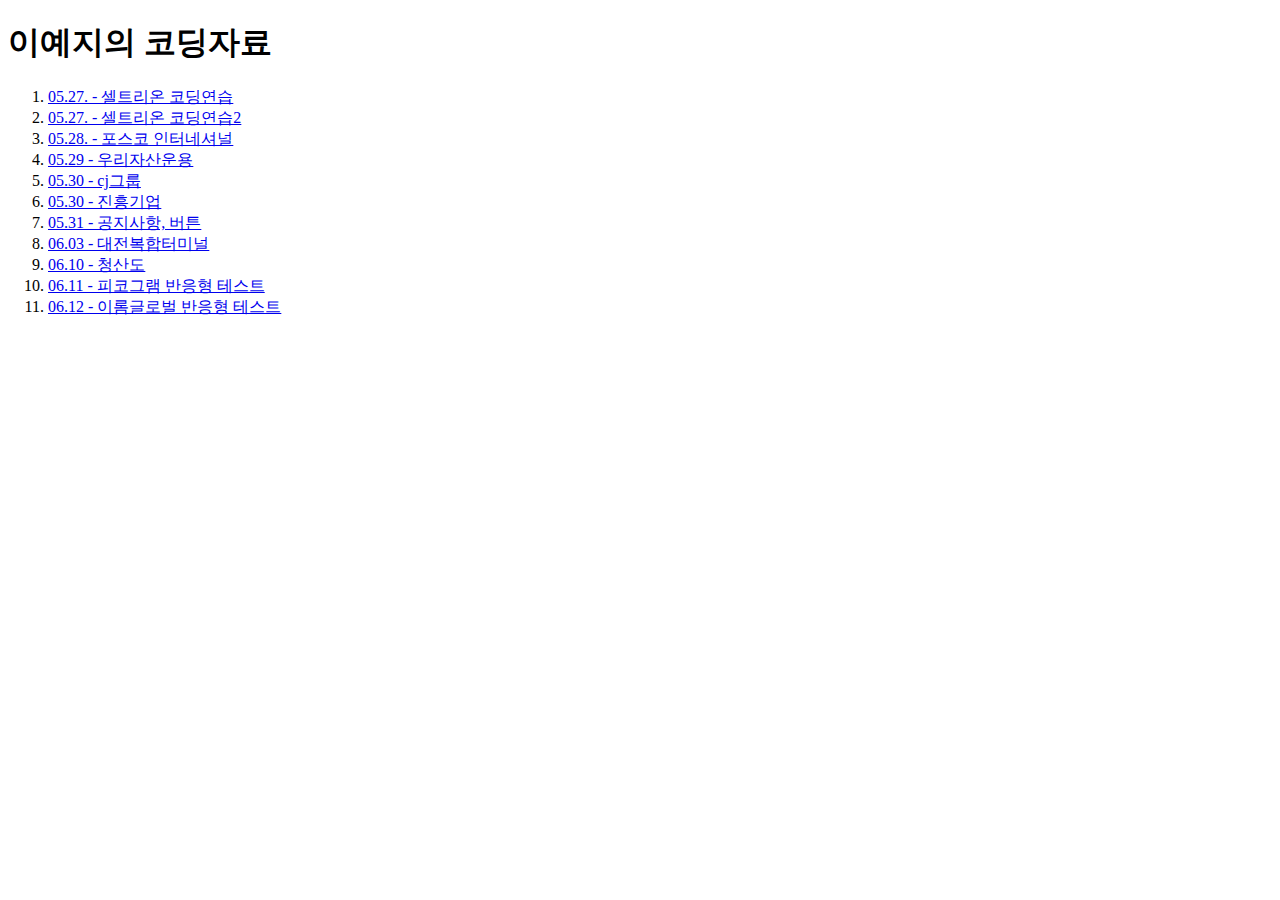
<file: index.html>
<!DOCTYPE html>
<html lang="ko">
<head>
	<meta charset="UTF-8"> 
    <meta content="width=device-width, initial-scale=1.0">
	<title>이예지의 코딩자료</title>
</head>
<body>
    <h1>이예지의 코딩자료</h1>
    <ol>
        <li><a href="test_0527/cell.html">05.27. - 셀트리온 코딩연습</a></li>
        <li><a href="test_0527_2/index.html">05.27. - 셀트리온 코딩연습2</a></li>
        <li><a href="test_0528/index.html">05.28. - 포스코 인터네셔널</a></li>
        <li><a href="test_0529/index.html">05.29 - 우리자산운용</a></li>
        <li><a href="test_0530/index.html">05.30 - cj그룹</a></li>
        <li><a href="chinghung/index.html">05.30 - 진흥기업</a></li>
        <li><a href="test_0531/index.html">05.31 - 공지사항, 버튼</a></li>        
        <li><a href="djbus/index.html">06.03 - 대전복합터미널</a></li>
        <li><a href="cheongsando/index.html">06.10 - 청산도</a></li>
        <li><a href="test_0611/index.html">06.11 - 피코그램 반응형 테스트</a></li>
        <li><a href="test_0612/index.html">06.12 - 이롬글로벌 반응형 테스트</a></li>

    </ol>
</body>
</html>
</file>
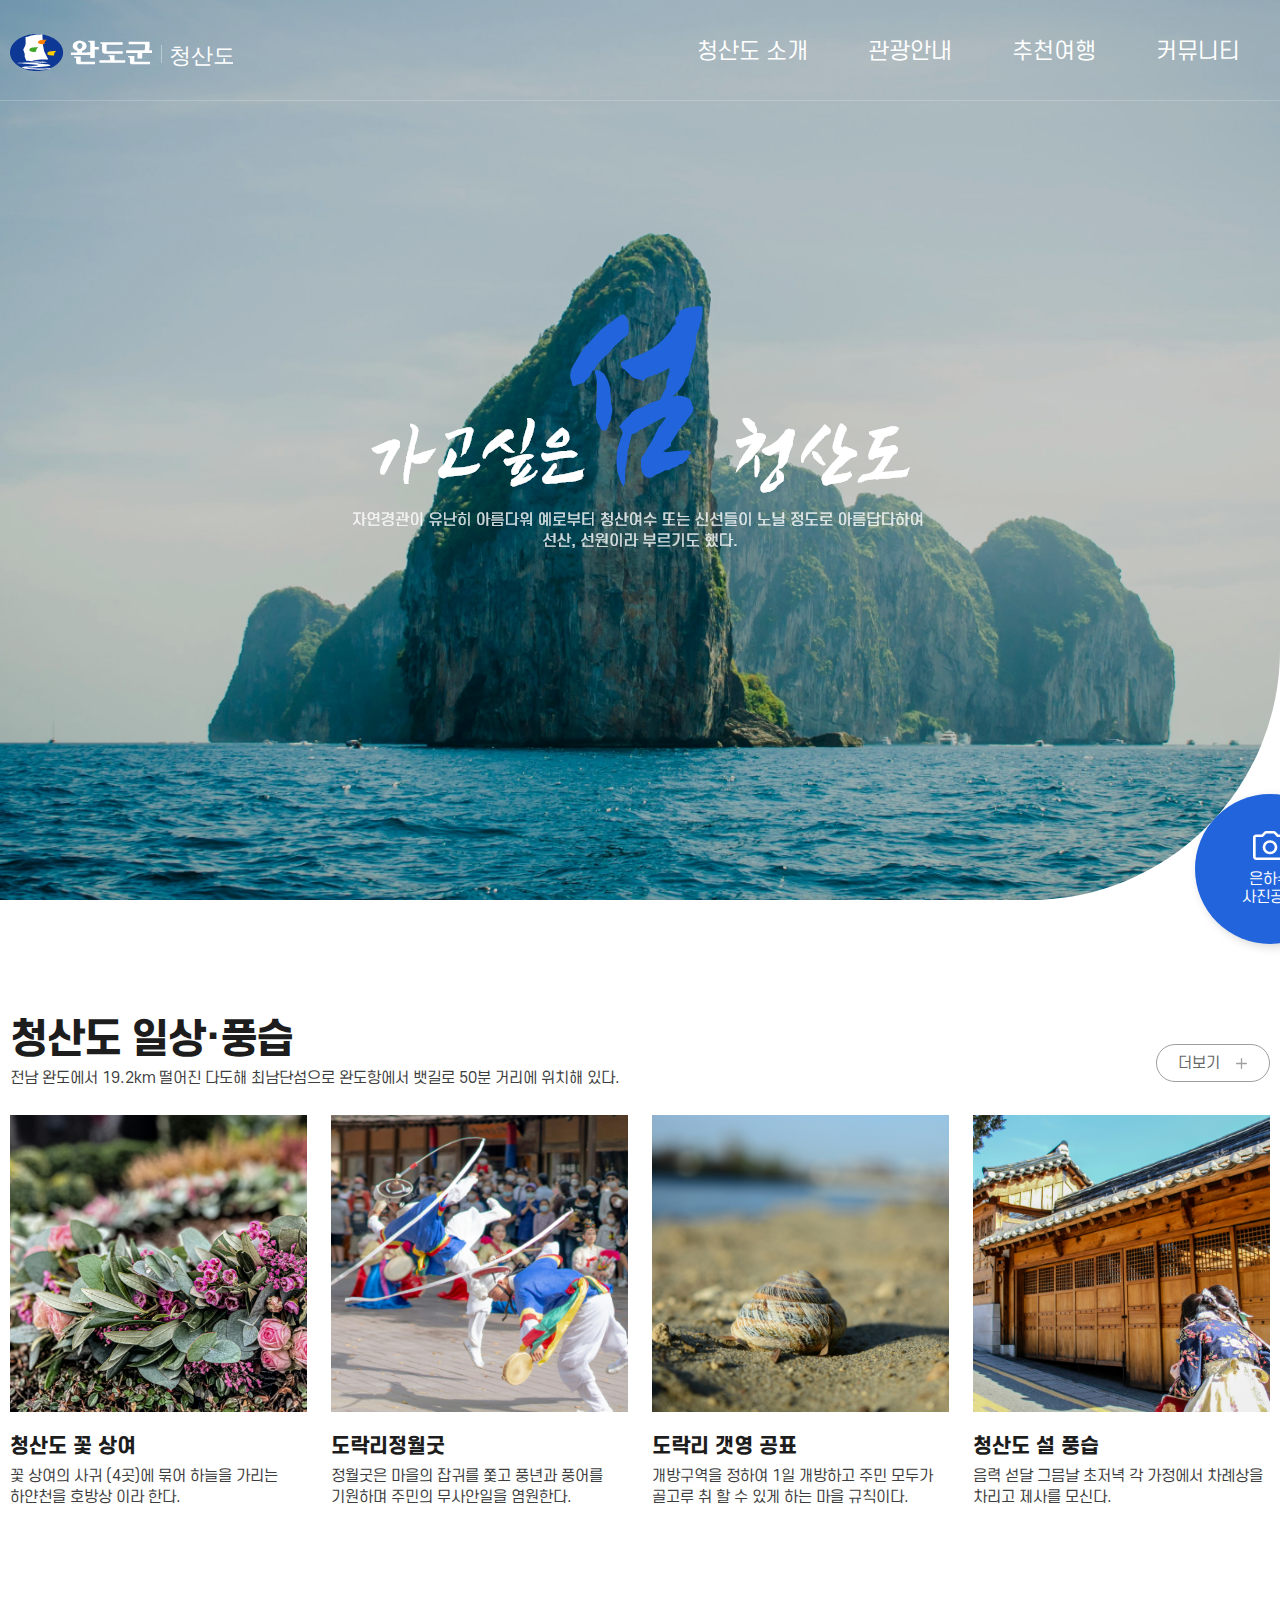
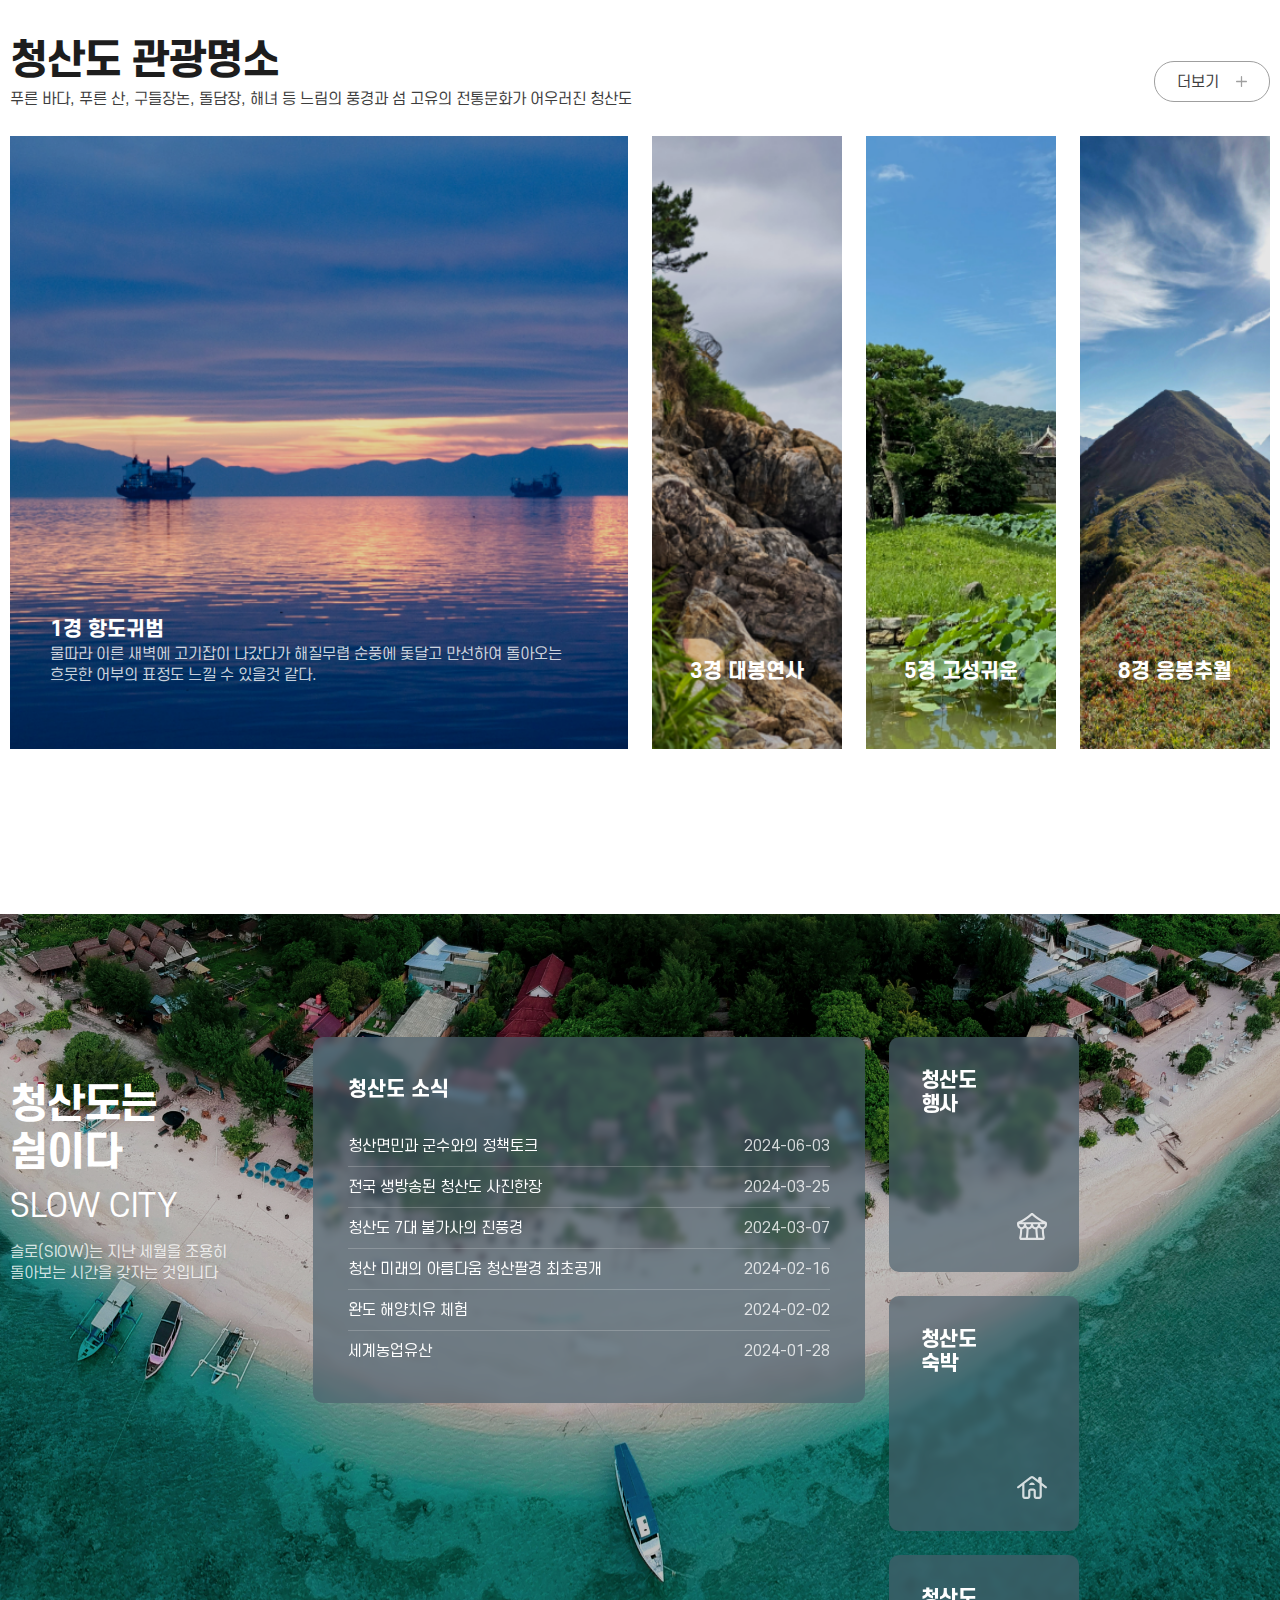
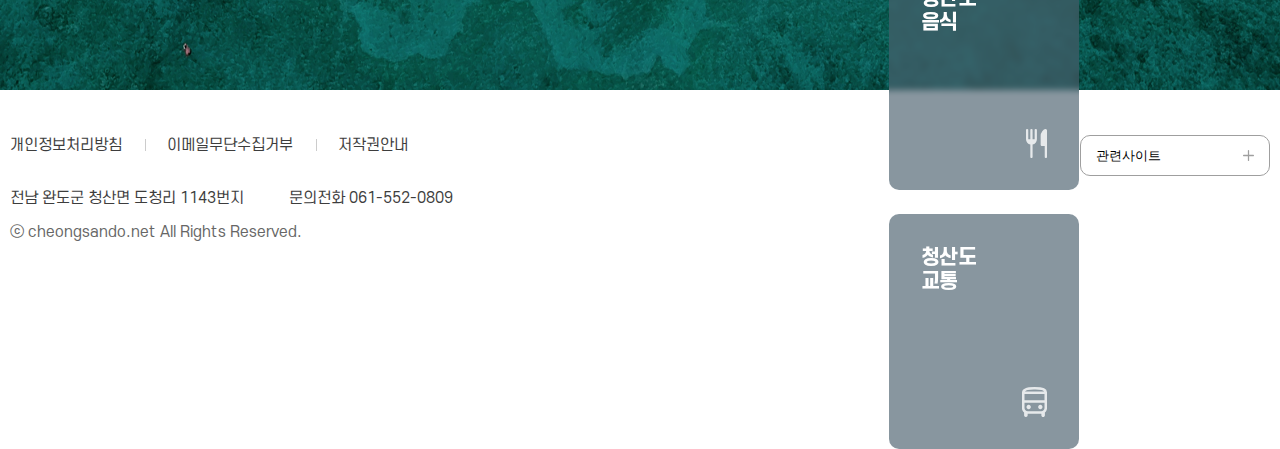
<file: cheongsando/index.html>
<!DOCTYPE html>
<html lang="ko">
<head>
    <meta charset="UTF-8">
    <meta name="viewport" content="width=device-width, initial-scale=1.0">
    <link rel="stylesheet" href="css/main.css">
    <title>청산도</title>
</head>
<body>
    <div id="wrap">
        <header>
            <div class="wrapper">
                <h1 class="logo"><a href="index.html"><img src="images/logo.svg" alt="완도군 청산도"></a></h1>
                <nav class="gnb">
                    <ul>
                        <li><a href="#n">청산도 소개</a></li>
                        <li><a href="#n">관광안내</a></li>
                        <li><a href="#n">추천여행</a></li>
                        <li><a href="#n">커뮤니티</a></li>
                    </ul>
                </nav>
            </div><!--wrapper-->
        </header>
        <div class="container">
            <section class="visual">
                <div class="wrapper">
                    <h2><img src="images/visual_txt.png" alt="가고싶은 섬 청산도 - 자연경관이 유난히 아름다워 예로부터 청산여수 또는 신선들이 노닐 정도로 아름답다하여 선산, 선원이라 부르기도 했다."></h2>
                    <div class="camera">
                        <a href="#n">
                            <i><img src="images/camera_ico.svg" alt="카메라 아이콘"></i>
                            <span>은하수<br>사진공방</span>
                        </a>
                    </div>
                </div><!--wrapper-->
            </section><!--visual-->
            <section class="culture">
                <div class="wrapper">
                    <div class="tit">
                        <h2>청산도 일상&middot;풍습</h2>
                        <p>전남 완도에서 19.2km 떨어진 다도해 최남단섬으로 완도항에서 뱃길로 50분 거리에 위치해 있다.</p>
                    </div><!--tit-->
                    <div class="list">
                        <ul>
                            <li>
                                <a href="#n">
                                    <div class="photo"><img src="images/culture1.png" alt="꽃상여의 꽃 사진"></div>
                                    <h3>청산도 꽃 상여</h3>
                                    <p>꽃 상여의 사귀 (4곳)에 묶어 하늘을 가리는 하얀천을 호방상 이라 한다.</p>
                                </a>
                            </li>
                            <li>
                                <a href="#n">
                                    <div class="photo"><img src="images/culture2.png" alt="정월굿 행사 사진"></div>
                                    <h3>도락리정월굿</h3>
                                    <p>정월굿은 마을의 잡귀를 쫓고 풍년과 풍어를 기원하며 주민의 무사안일을 염원한다.</p>
                                </a>
                            </li>
                            <li>
                                <a href="#n">
                                    <div class="photo"><img src="images/culture3.png" alt="갯벌에 소라가 있는 사진"></div>
                                    <h3>도락리 갯영 공표</h3>
                                    <p>개방구역을 정하여 1일 개방하고 주민 모두가  골고루 취 할 수 있게 하는 마을 규칙이다.</p>
                                </a>
                            </li>
                            <li>
                                <a href="#n">
                                    <div class="photo"><img src="images/culture4.png" alt="기와집에 많은 골목에 한복을 입고 지나가는 사람 사진"></div>
                                    <h3>청산도 설 풍습</h3>
                                    <p>음력 섣달 그믐날 초저녁 각 가정에서 차례상을 차리고 제사를 모신다.</p>
                                </a>
                            </li>
                        </ul>
                    </div><!--list-->
                    <!-- 마우스를 오버했을때 아이콘이미지를 교체 (색상변경) 
                         html태그로 코딩한 이미지는 변경 불가 
                         css로 이미지 삽입(background).. -->
                    <div class="more">
                        <a href="#n">더보기</a>
                    </div><!--more-->
                </div><!--wrapper-->
            </section><!--culture-->
            <section class="tour">
                <div class="wrapper">
                    <div class="tit">
                        <h2>청산도 관광명소</h2>
                        <p>푸른 바다, 푸른 산, 구들장논, 돌담장, 해녀 등 느림의 풍경과 섬 고유의 전통문화가 어우러진 청산도</p>
                    </div><!--tit-->
                    <div class="list">
                        <ul>
                            <li class="tour1 active">
                                <a href="#n">
                                    <h3>1경 항도귀범</h3>
                                    <p>물따라 이른 새벽에 고기잡이 나갔다가 해질무렵 순풍에 돛달고 만선하여 돌아오는 흐뭇한 어부의 표정도 느낄 수 있을것 같다.</p>
                                </a>
                            </li>
                            <li class="tour2 ">
                                <a href="#n">
                                    <h3>3경 대봉연사</h3>
                                    <p>이른새벽 백련사의 청아한 목탁소리가 대봉산 자락을 휘감고 여명과 함께 동서남북 사방으로 멀리 퍼진다.</p>
                                </a>
                            </li>
                            <li class="tour3 ">
                                <a href="#n">
                                    <h3>5경 고성귀운</h3>
                                    <p>읍리 뒤 해발 310m의 그리 높지 않은 산이지만 섬 중앙에 위치하여 동서남북이 고루 잘 보인다. 과거 군사적 요충지로 옛성터가 있으며 그 둘레는 100m 이다.</p>
                                </a>
                            </li>
                            <li class="tour4">
                                <a href="#n">
                                    <h3>8경 응봉추월</h3>
                                    <p>남동쪽 해안가 가까이 위치하여 정상에 오르면 확트인 남해바다의 풍광이 한눈에 펼쳐지며 보적산,범바위,장기미해변을 조망 할 수 있다.</p>
                                </a>
                            </li>
                        </ul>
                    </div><!--list-->
                    <div class="more">
                        <a href="#n">더보기</a>
                    </div><!--more-->
                </div><!--wrapper-->
            </section><!--tour-->
            <section class="community">
                <div class="wrapper">
                    <div class="tit">
                        <h2>청산도는<br>쉼이다</h2>
                        <strong>SLOW CITY</strong>
                        <p>슬로(SIOW)는 지난 세월을 조용히<br> 돌아보는 시간을 갖자는 것입니다</p>
                    </div><!--tit-->
                    <div class="news">
                        <h3>청산도 소식</h3>
                        <ul>
                            <li>
                                <a href="#n">
                                    <strong>청산면민과 군수와의 정책토크</strong>
                                    <span>2024-06-03</span>
                                </a>
                            </li>
                            <li>
                                <a href="#n">
                                    <strong>전국 생방송된 청산도 사진한장</strong>
                                    <span>2024-03-25</span>
                                </a>
                            </li>
                            <li>
                                <a href="#n">
                                    <strong>청산도 7대 불가사의 진풍경</strong>
                                    <span>2024-03-07</span>
                                </a>
                            </li>
                            <li>
                                <a href="#n">
                                    <strong>청산 미래의 아름다움 청산팔경 최초공개</strong>
                                    <span>2024-02-16</span>
                                </a>
                            </li>
                            <li>
                                <a href="#n">
                                    <strong>완도 해양치유 체험</strong>
                                    <span>2024-02-02</span>
                                </a>
                            </li>
                            <li>
                                <a href="#n">
                                    <strong>세계농업유산</strong>
                                    <span>2024-01-28</span>
                                </a>
                            </li>
                        </ul>
                    </div><!--news-->
                    <div class="link">
                        <ul>
                            <li class="link1"><a href="#n">청산도<br>행사</a></li>
                            <li class="link2"><a href="#n">청산도<br>숙박</a></li>
                            <li class="link3"><a href="#n">청산도<br>음식</a></li>
                            <li class="link4"><a href="#n">청산도<br>교통</a></li>
                        </ul>
                    </div><!--link-->
                </div><!--wrapper-->
            </section><!--community-->
        </div><!--container-->
        <footer>
            <div class="wrapper">
                <div class="inner">
                    <div class="f_nav">
                        <ul>
                            <li><a href="#n">개인정보처리방침</a></li>
                            <li><a href="#n">이메일무단수집거부</a></li>
                            <li><a href="#n">저작권안내</a></li>
                        </ul>
                    </div><!--f_nav-->
                    <div class="f_info">
                        <address>전남 완도군 청산면 도청리 1143번지</address>
                        <span>문의전화 061-552-0809</span>
                    </div><!--f_info-->
                    <div class="copyright">ⓒ cheongsando.net All Rights Reserved.</div>
                </div><!--inner-->
                <div class="familysite">
                    <button>관련사이트</button>
                </div><!--familysite-->
            </div><!--wrapper-->
        </footer>
    </div>
</body>
</html>
</file>
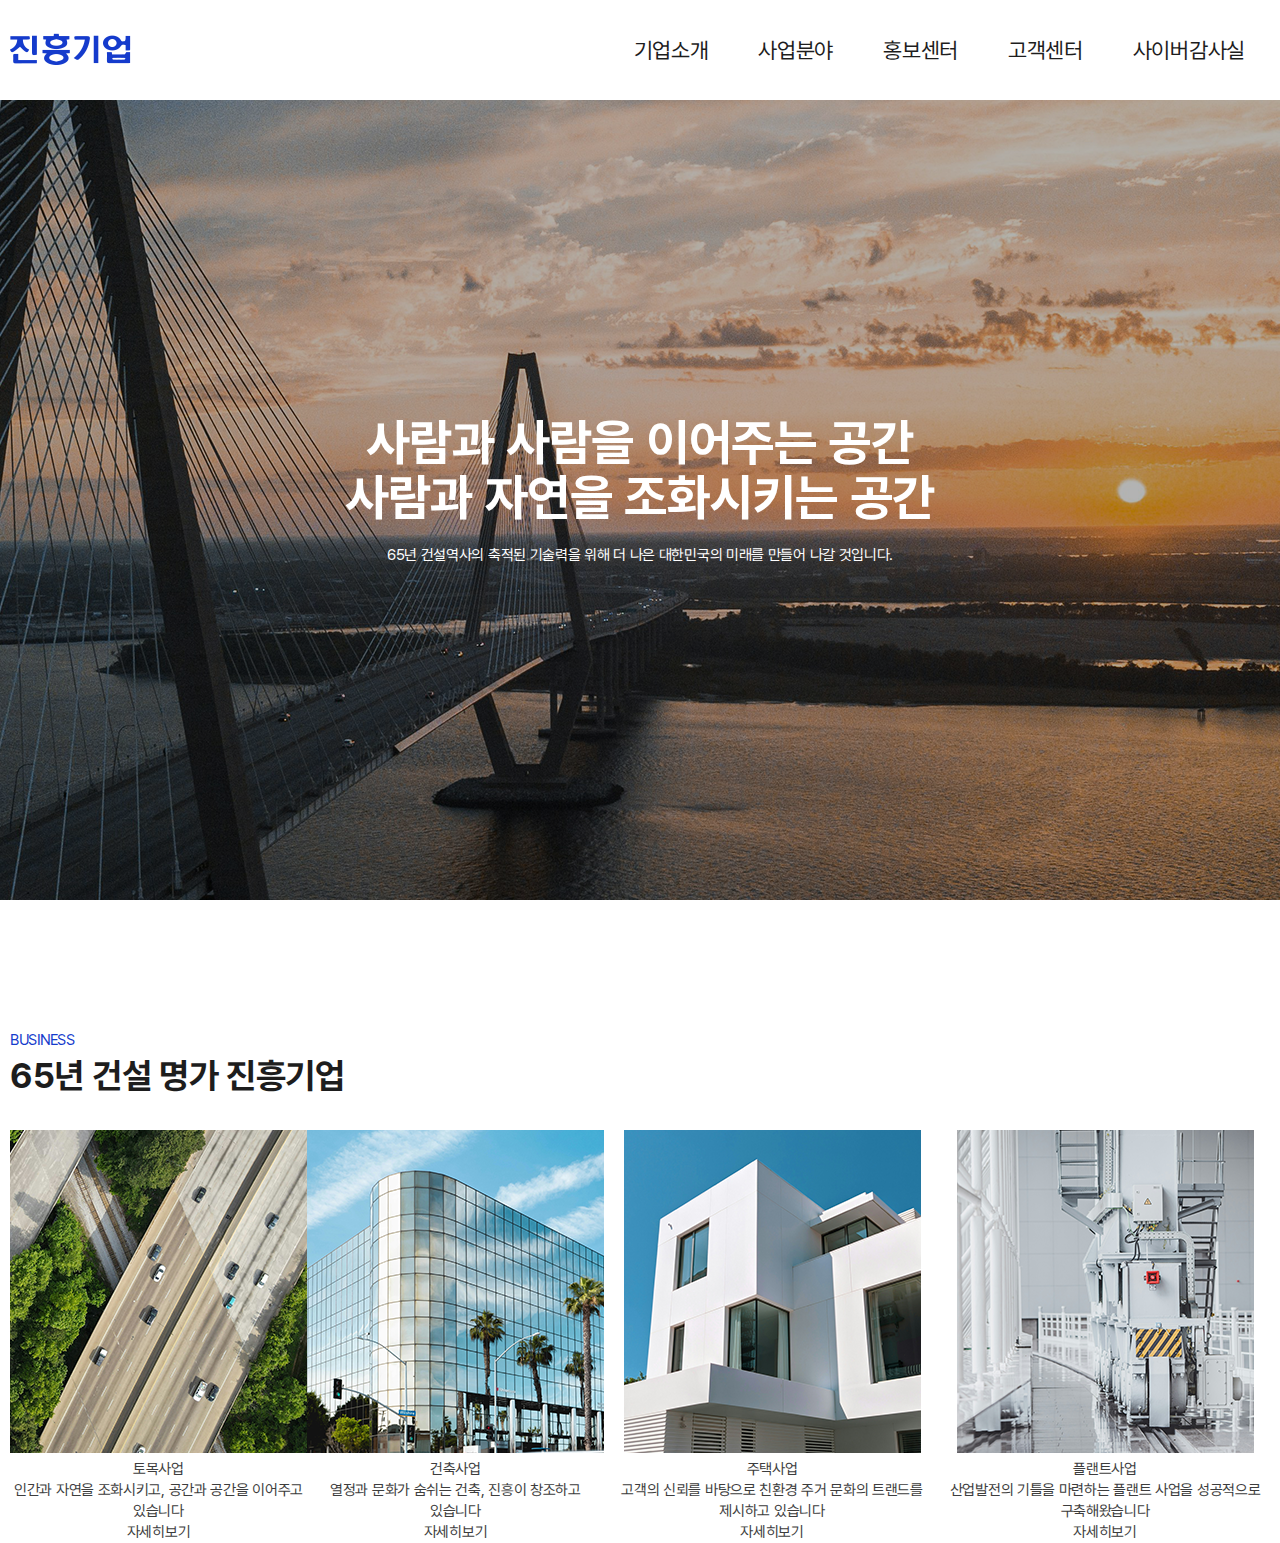
<file: chinghung/index.html>
<!DOCTYPE html>
<html lang="ko">
<head>
    <meta charset="UTF-8">
    <meta name="viewport" content="width=device-width, initial-scale=1.0">
    <link rel="stylesheet" href="css/main.css">
    <title>진흥기업</title>
</head>
<body>
    <header><!--로고와 메뉴가 배치되는 영역 / 메인페이지와 콘텐츠페이지에서 동일하게 표시되는 영역-->
        <div class="wrapper">
            <h1 class="logo"><a href="index.html"><img src="imags/logo.png" alt="진흥기업 로고"></a></h1>
            <nav class="gnb"><!--global navigation bar : 메인/콘텐츠 모두에 표시되는 메뉴-->
                <ul>  <!--#n : 임시링크 - 링크주소가 없을 때 임시로 사용 / href="" : 누르면 새로고침-->
                    <li><a href="#n">기업소개</a></li>
                    <li><a href="#n">사업분야</a></li>
                    <li><a href="#n">홍보센터</a></li>
                    <li><a href="#n">고객센터</a></li>
                    <li><a href="#n">사이버감사실</a></li>
                </ul>
            </nav>
        </div><!--wrapper-->
    </header>  <!--section에는 h1사용 불가-->
    <section class="visual"><!--홈페이지 상단에 이미지, 슬로건을 쓰는 영역 : visual-->
        <div class="wrapper">
            <h2>사람과 사람을 이어주는 공간<br>
                사람과 자연을 조화시키는 공간</h2>
            <p>65년 건설역사의 축적된 기술력을 위해 더 나은 대한민국의 미래를 만들어 나갈 것입니다.</p>
        </div><!--wrapper-->
    </section><!--visual-->
    <section class="biz">
        <div class="wrapper">
            <div class="tit">
                <h2>BUSINESS</h2>
                <strong>65년 건설 명가 진흥기업</strong>
            </div><!--tit-->
            <div class="list">
                <ul>
                    <li>
                        <a href="#n"></a>
                        <div class="photo"><img src="imags/biz1.png" alt="토목사업 사진"></div>
                        <h3>토목사업</h3>
                        <p>인간과 자연을 조화시키고, 
                            공간과 공간을 이어주고 있습니다</p>
                        <span class="more">자세히보기</span>
                    </li>
                    <li>
                        <a href="#n"></a>
                        <div class="photo"><img src="imags/biz2.png" alt="건축사업 사진"></div>
                        <h3>건축사업</h3>
                        <p>열정과 문화가 숨쉬는 건축, 
                            진흥이 창조하고 있습니다</p>
                        <span class="more">자세히보기</span>
                    </li>
                    <li>
                        <a href="#n"></a>
                        <div class="photo"><img src="imags/biz3.png" alt="주택사업 사진"></div>
                        <h3>주택사업</h3>
                        <p>고객의 신뢰를 바탕으로 친환경 주거 
                            문화의 트랜드를 제시하고 있습니다</p>
                        <span class="more">자세히보기</span>
                    </li>
                    <li>
                        <a href="#n"></a>
                        <div class="photo"><img src="imags/biz4.png" alt="플랜트사업 사진"></div>
                        <h3>플랜트사업</h3>
                        <p>산업발전의 기틀을 마련하는 플랜트 
                            사업을 성공적으로 구축해왔습니다</p>
                        <span class="more">자세히보기</span>
                    </li>
                </ul>
            </div><!--list-->
        </div><!--wrapper-->
    </section><!--biz-->
    <section class="brand">
        <div class="wrapper">

        </div><!--wrapper-->
    </section><!--brand-->
    <footer>
        <div class="wrapper">

        </div><!--wrapper-->
    </footer>
</body>
</html>
</file>
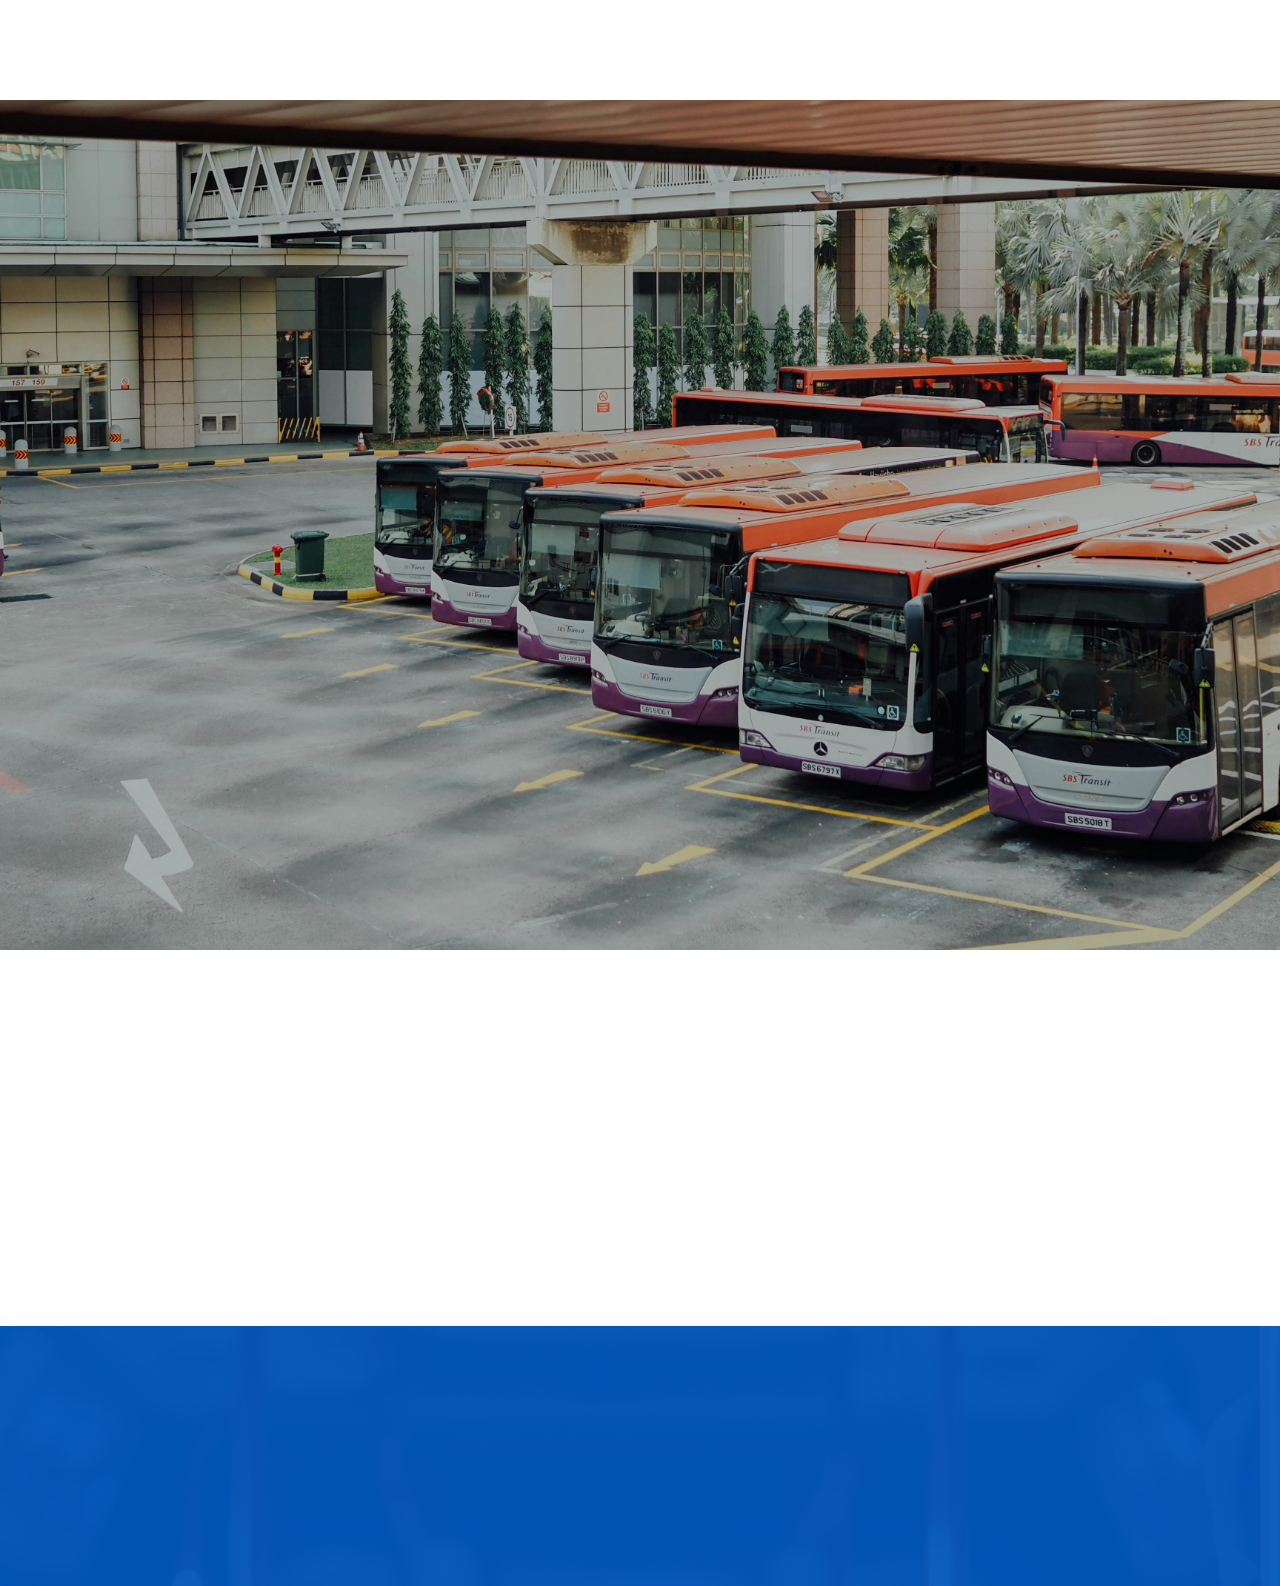
<file: djbus/index.html>
<!DOCTYPE html>
<html lang="ko">
<head>
    <meta charset="UTF-8">
    <meta name="viewport" content="width=device-width, initial-scale=1.0">
    <link rel="stylesheet" href="css/main.css">
    <title>대전복합터미널</title>
</head>
<body>
    <div id="wrap"> <!--홈페이지 전체를 감싸는 요소-->
        <header></header>
        <div class="container"> <!--header와 footer를 제외한 나머지 전부-->
            <section class="visual">

            </section><!--visual-->
            <section class="introduce">
                <div class="art">

                </div><!--art-->
                <div class="scholarship">

                </div><!--scholarship-->
            </section><!--introduce-->
            <div class="promotion"> <!--news와 movie는 배경이 연결되어 있어 div로 묶어줌 / section 사용불가-->
                <section class="news">

                </section><!--news-->
                <section class="movie">

                </section><!--movie-->
            </div><!--promotion-->
        </div><!--container-->
        <footer></footer>
    </div><!--wrap-->
</body>
</html>
</file>
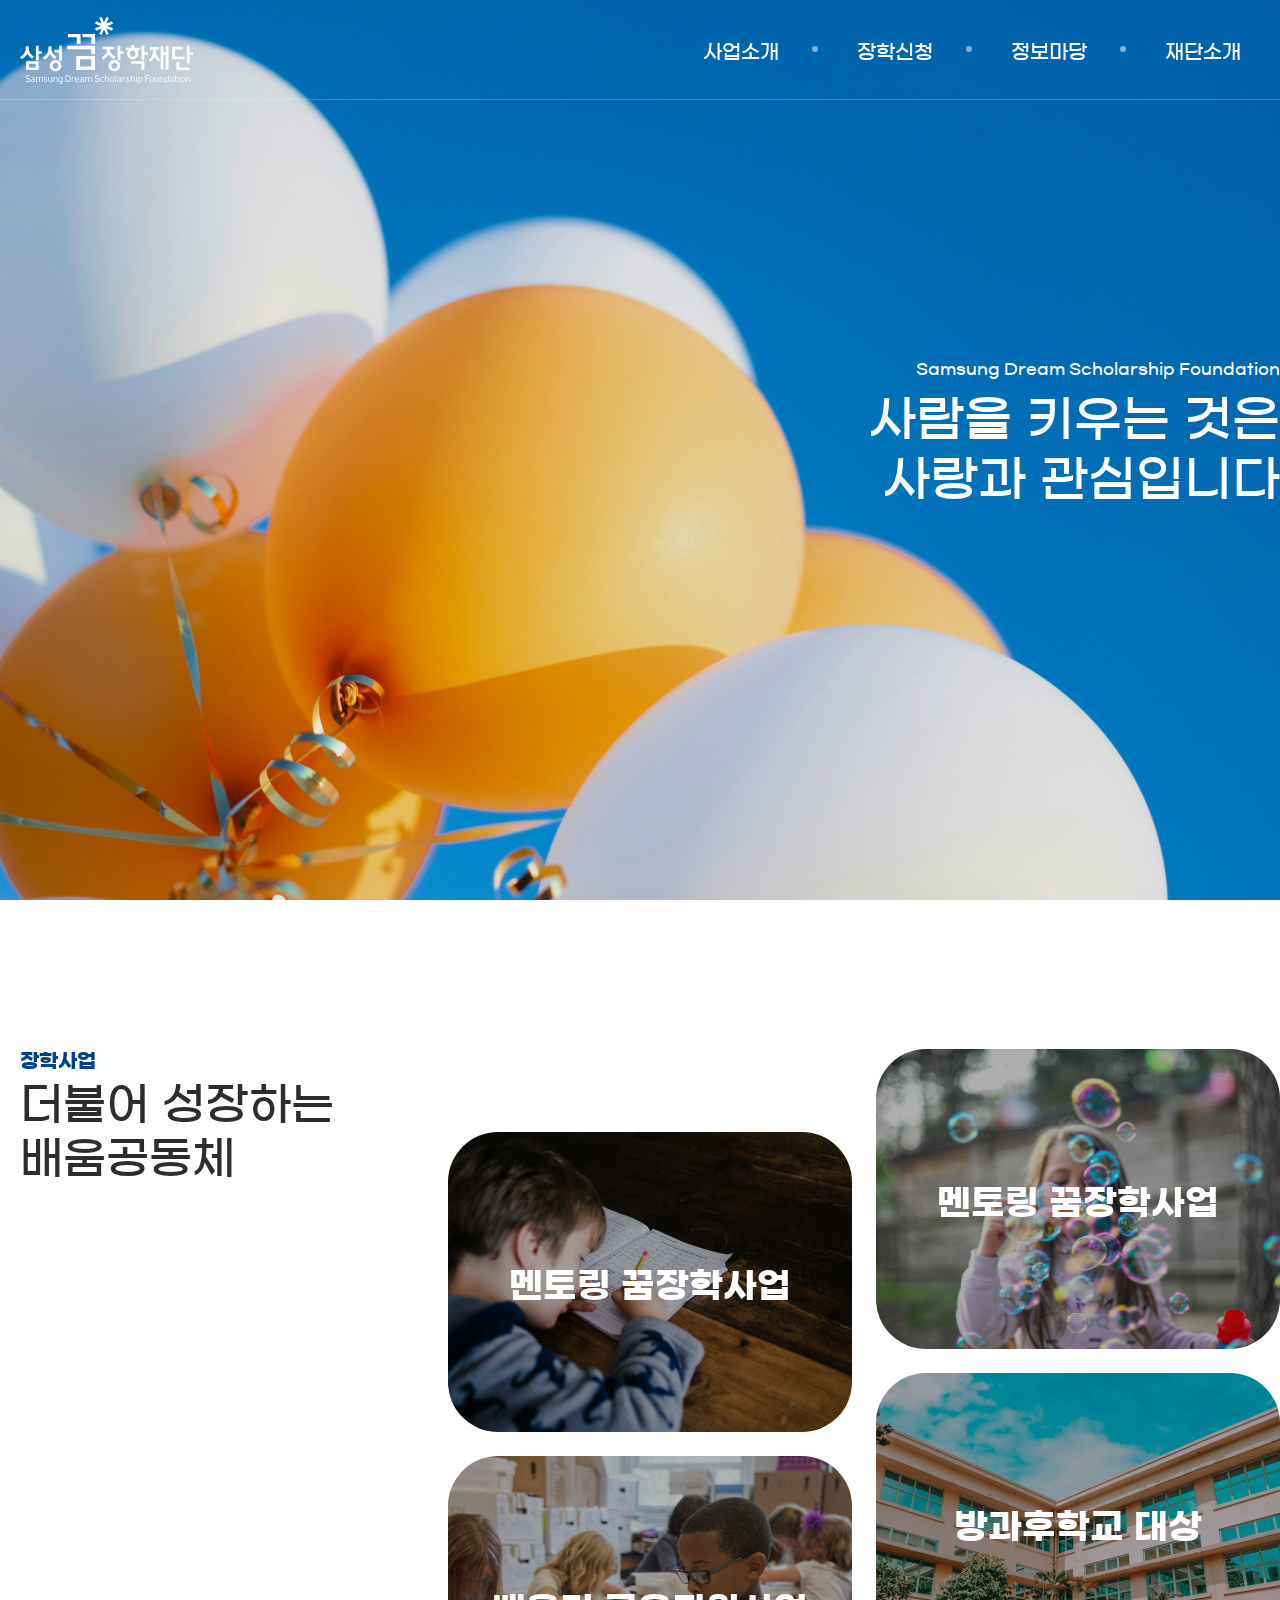
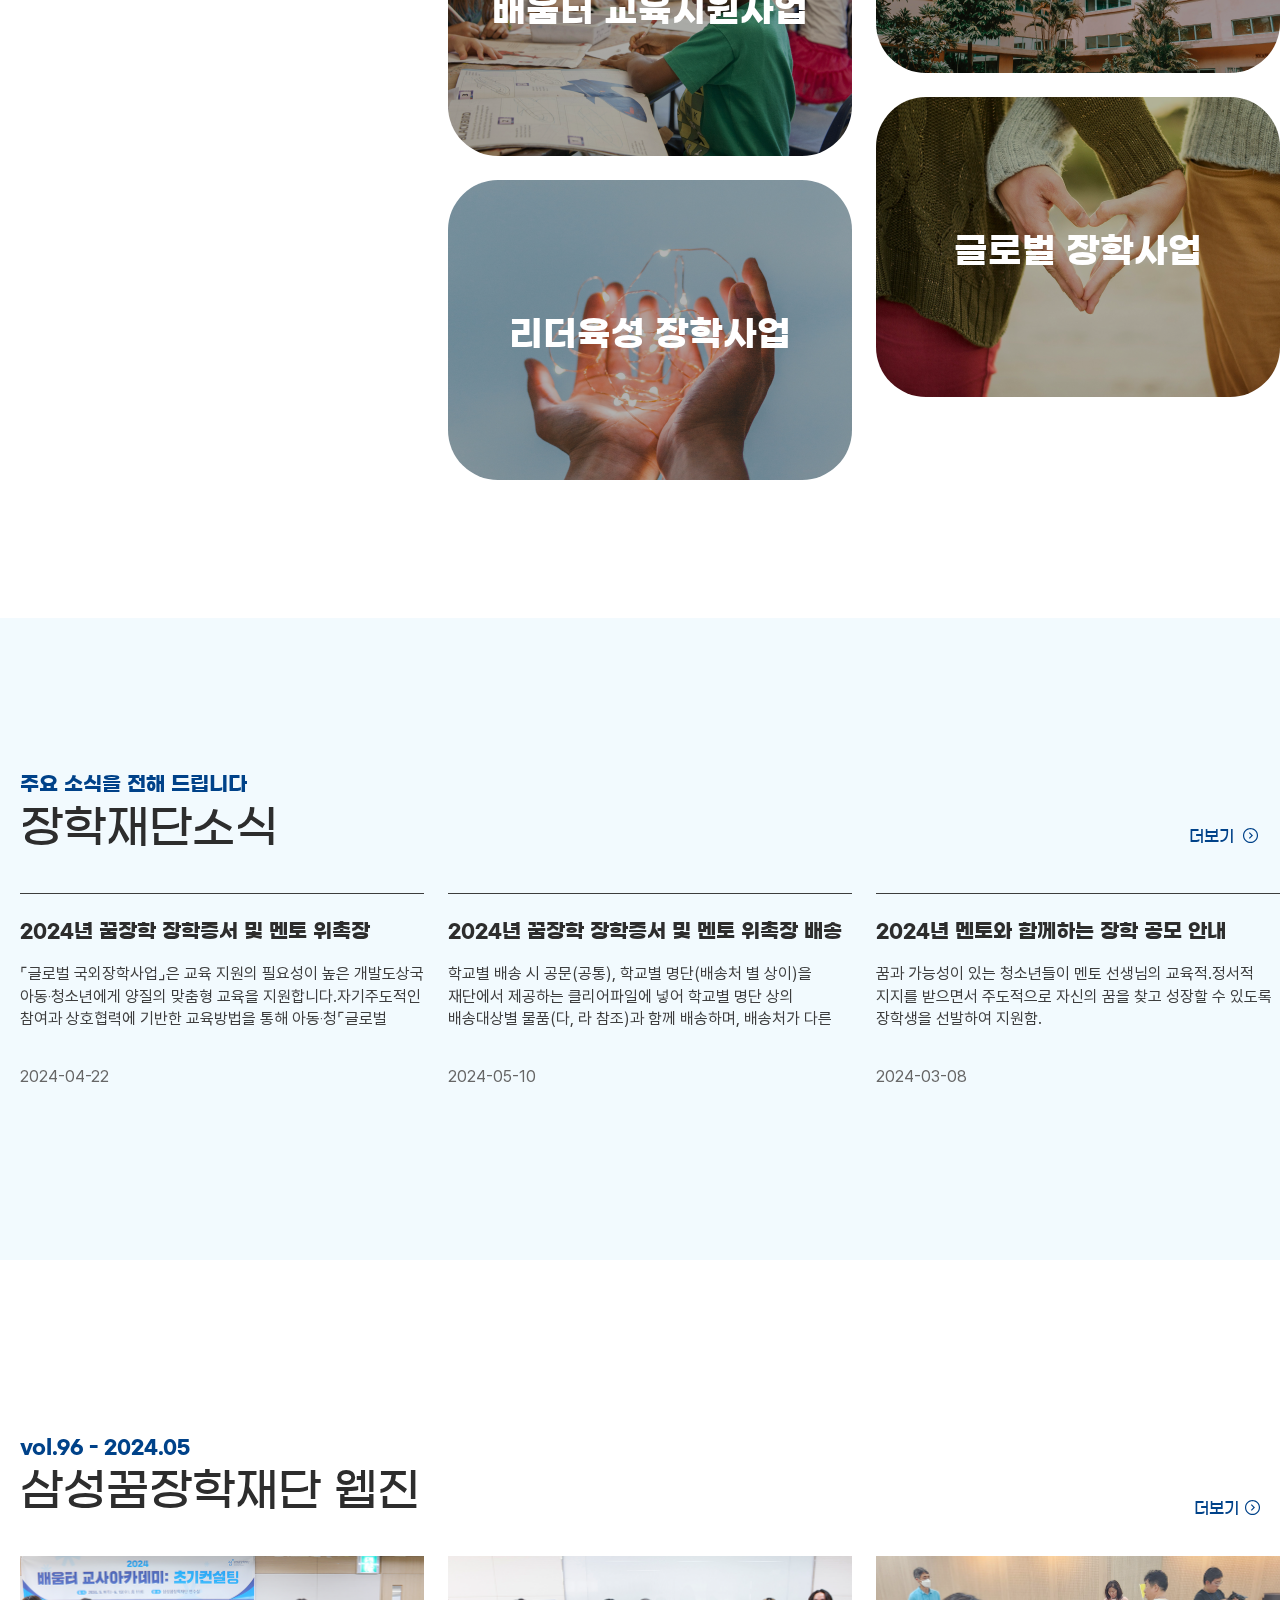
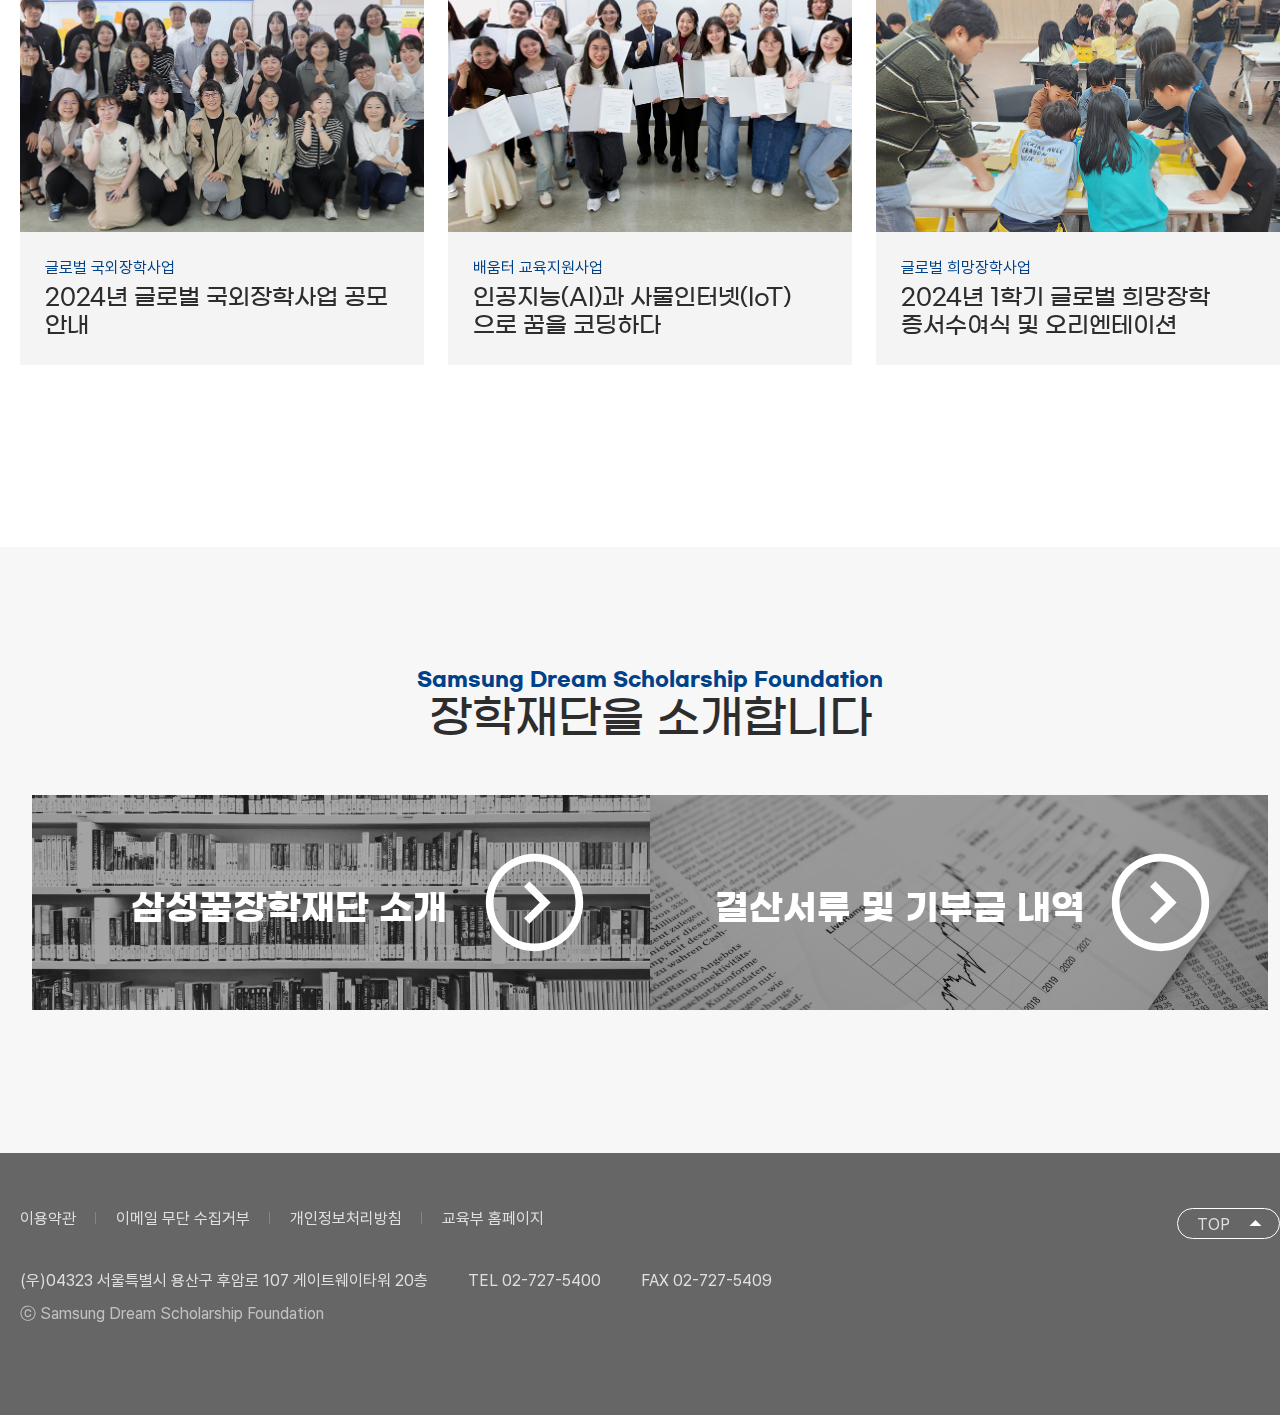
<file: sdream/index.html>
<!DOCTYPE html>
<html lang="ko">
<head>
    <meta charset="UTF-8">
    <meta name="viewport" content="width=device-width, initial-scale=1.0">
    <link rel="stylesheet" href="css/main.css">
    <script src="js/jquery-3.7.1.min.js"></script>
    <script src="js/main.js"></script>
    <title>삼성꿈장학재단</title>
</head>
<body>
    <div id="wrap">
        <header>
            <div class="wrapper">
                <h1 class="logo"><a href="index.html"><img src="images/logo.svg" alt="삼성꿈장학재단"></a></h1>
                <nav class="gnb">
                    <!--클릭하면 기능이 작동됨(페이지 이동X)-->
                    <button class="gnb_open">메뉴열기</button> <!--아이콘은 대부분 css에서 배경으로 처리함-->
                    <div class="gnb_wrap"> <!--gnb를 감싸는 요소-->
                        <ul class="tit">
                            <li><a href="#n">사업소개</a></li>
                            <li><a href="#n">장학신청</a></li>
                            <li><a href="#n">정보마당</a></li>
                            <li><a href="#n">재단소개</a></li>
                        </ul>
                    </div>
                </nav>
            </div>
        </header>
        <div class="container">
            <section class="visual tit"> <!--gmarket서체사용-->
                <div class="wrapper">
                    <strong>Samsung Dream Scholarship Foundation</strong>
                    <h2>사람을 키우는 것은 <br> 사랑과 관심입니다</h2>
                </div>
            </section>
            <section class="biz">
                <div class="wrapper">
                    <div class="subject"> 
                    <!--왼쪽에 고정할 요소는 div로 묶어줌
                        왼쪽/오른쪽 요소를 flex로 정렬하면 둘의 길이가 같아짐
                        그래서 반드시 길이를 다르게 css 설정해야함-->
                        <strong class="tit_b">장학사업</strong>
                        <h2 class="tit">더불어 성장하는 <br> 배움공동체</h2>
                    </div>
                    <div class="list">
                        <ul>
                            <li>
                                <a href="#n">
                                    <div class="photo"><img src="images/biz1.png" alt="어린이가 공부하는 사진"></div>
                                    <h3 class="tit_b">멘토링 꿈장학사업</h3>
                                    <span class="more">자세히보기</span>
                                </a>
                            </li>
                            <li>
                                <a href="#n">
                                    <div class="photo"><img src="images/biz3.png" alt="학교 사진"></div>
                                    <h3 class="tit_b">멘토링 꿈장학사업</h3>
                                    <span class="more">자세히보기</span>
                                </a>
                            </li>
                            <li>
                                <a href="#n">
                                    <div class="photo"><img src="images/biz5.png" alt="어린이가 비눗방울을 부는 사진"></div>
                                    <h3 class="tit_b">배움터 교육지원사업</h3>
                                    <span class="more">자세히보기</span>
                                </a>
                            </li>
                            <li>
                                <a href="#n">
                                    <div class="photo"><img src="images/biz2.png" alt="작은 전구를 손에 올려놓은 사진"></div>
                                    <h3 class="tit_b">방과후학교 대상</h3>
                                    <span class="more">자세히보기</span>
                                </a>
                            </li>
                            <li>
                                <a href="#n">
                                    <div class="photo"><img src="images/biz4.png" alt="어린이가 공부하는 사진"></div>
                                    <h3 class="tit_b">리더육성 장학사업</h3>
                                    <span class="more">자세히보기</span>
                                </a>
                            </li>
                            <li>
                                <a href="#n">
                                    <div class="photo"><img src="images/biz6.png" alt="손으로 하트를 만든 사진"></div>
                                    <h3 class="tit_b">글로벌 장학사업</h3>
                                    <span class="more">자세히보기</span>
                                </a>
                            </li>
                        </ul>
                    </div>
                </div>
            </section>
            <section class="news">
                <div class="wrapper">
                    <div class="subject">
                        <strong class="tit_b">주요 소식을 전해 드립니다</strong>
                        <h2 class="tit">장학재단소식</h2>
                    </div>
                    <div class="list">
                        <ul>
                            <li>
                                <a href="#n">
                                    <h3 class="tit_b">2024년 꿈장학 장학증서 및 멘토 위촉장</h3>
                                    <p>⌜글로벌 국외장학사업⌟은 교육 지원의 필요성이 높은 개발도상국 아동‧청소년에게 양질의 맞춤형 교육을 지원합니다.자기주도적인 참여과 상호협력에 기반한 교육방법을 통해 아동‧청⌜글로벌 국외장학사업⌟은 교육 지원의 필요성이 높은 개발도상국 아동‧청소년에게 양질의 맞춤형 교육을 지원합니다.자기주도적인 참여과 상호협력에 기반한 교육방법을 통해 아동‧청</p>
                                    <span class="date">2024-04-22</span>
                                </a>
                            </li>
                            <li>
                                <a href="#n">
                                    <h3 class="tit_b">2024년 꿈장학 장학증서 및 멘토 위촉장 배송</h3>
                                    <p>학교별 배송 시 공문(공통), 학교별 명단(배송처 별 상이)을 재단에서 제공하는 클리어파일에 넣어 학교별 명단 상의 배송대상별 물품(다, 라 참조)과 함께 배송하며, 배송처가 다른 멘토는 개별 배학교별 배송 시 공문(공통), 학교별 명단(배송처 별 상이)을 재단에서 제공하는 클리어파일에 넣어 학교별 명단 상의 배송대상별 물품(다, 라 참조)과 함께 배송하며, 배송처가 다른 멘토는 개별 배</p>
                                    <span class="date">2024-05-10</span>
                                </a>
                            </li>
                            <li>
                                <a href="#n">
                                    <h3 class="tit_b">2024년 멘토와 함께하는 장학 공모 안내</h3>
                                    <p>꿈과 가능성이 있는 청소년들이 멘토 선생님의 교육적․정서적 지지를 받으면서  주도적으로 자신의 꿈을 찾고 성장할 수 있도록 장학생을 선발하여 지원함.</p>
                                    <span class="date">2024-03-08</span>
                                </a>
                            </li>
                        </ul>
                    </div>
                    <div class="more tit"><a href="#n">더보기</a></div>
                </div>
            </section>
            <section class="wepzine">
                <div class="wrapper">
                    <div class="subject">
                        <strong class="tit_b">vol.96 - 2024.05</strong>
                        <h2 class="tit">삼성꿈장학재단 웹진</h2>
                    </div>
                    <div class="list">
                        <ul>
                            <li>
                                <a href="#n">
                                    <div class="photo"><img src="images/webzine_1.png" alt="행사사진"></div>
                                    <strong>글로벌 국외장학사업</strong>
                                    <h3 class="tit">2024년 글로벌 국외장학사업 공모 안내</h3>
                                </a>
                            </li>
                            <li>
                                <a href="#n">
                                    <div class="photo"><img src="images/webzine_2.png" alt="행사사진"></div>
                                    <strong>배움터 교육지원사업</strong>
                                    <h3 class="tit">인공지능(AI)과 사물인터넷(IoT)으로 꿈을 코딩하다</h3>
                                </a>
                            </li>
                            <li>
                                <a href="#n">
                                    <div class="photo"><img src="images/webzine_3.png" alt="행사사진"></div>
                                    <strong>글로벌 희망장학사업</strong>
                                    <h3 class="tit">2024년 1학기 글로벌 희망장학 증서수여식 및 오리엔테이션</h3>
                                </a>
                            </li>
                        </ul>
                    </div>
                    <div class="more tit"><a href="#n">더보기</a></div>
                </div>
            </section>
            <section class="introduce">
                <div class="wrapper">
                    <div class="subject">
                        <strong class="tit_b">Samsung Dream Scholarship Foundation</strong>
                        <h2 class="tit">장학재단을 소개합니다</h2>
                    </div>
                    <div class="list">
                        <ul>
                            <li class="intro1">
                                <a href="#n" class="tit_b">삼성꿈장학재단 소개</a>
                            </li>
                            <li class="intro2">
                                <a href="#n" class="tit_b">결산서류 및 기부금 내역</a>
                            </li>
                        </ul>
                    </div>
                </div>
            </section>
        </div>
        <footer>
            <div class="wrapper"> <!--button : 기능 작동 / a : 다른 페이지 이동-->
                <div class="top"><button>TOP</button></div> 
                <div class="f_nav">
                    <ul>
                        <li><a href="#n">이용약관</a></li>
                        <li><a href="#n">이메일 무단 수집거부</a></li>
                        <li class="privacy"><a href="#n">개인정보처리방침</a></li>
                        <li><a href="#n">교육부 홈페이지</a></li>
                    </ul>
                </div>
                <div class="f_info">
                    <address>(우)04323 서울특별시 용산구 후암로 107 게이트웨이타워 20층</address>
                    <span>TEL 02-727-5400</span>
                    <span>FAX 02-727-5409</span>
                </div>
                <div class="copyright">ⓒ Samsung Dream Scholarship Foundation</div>
            </div>
        </footer>
    </div>
</body>
</html>
</file>
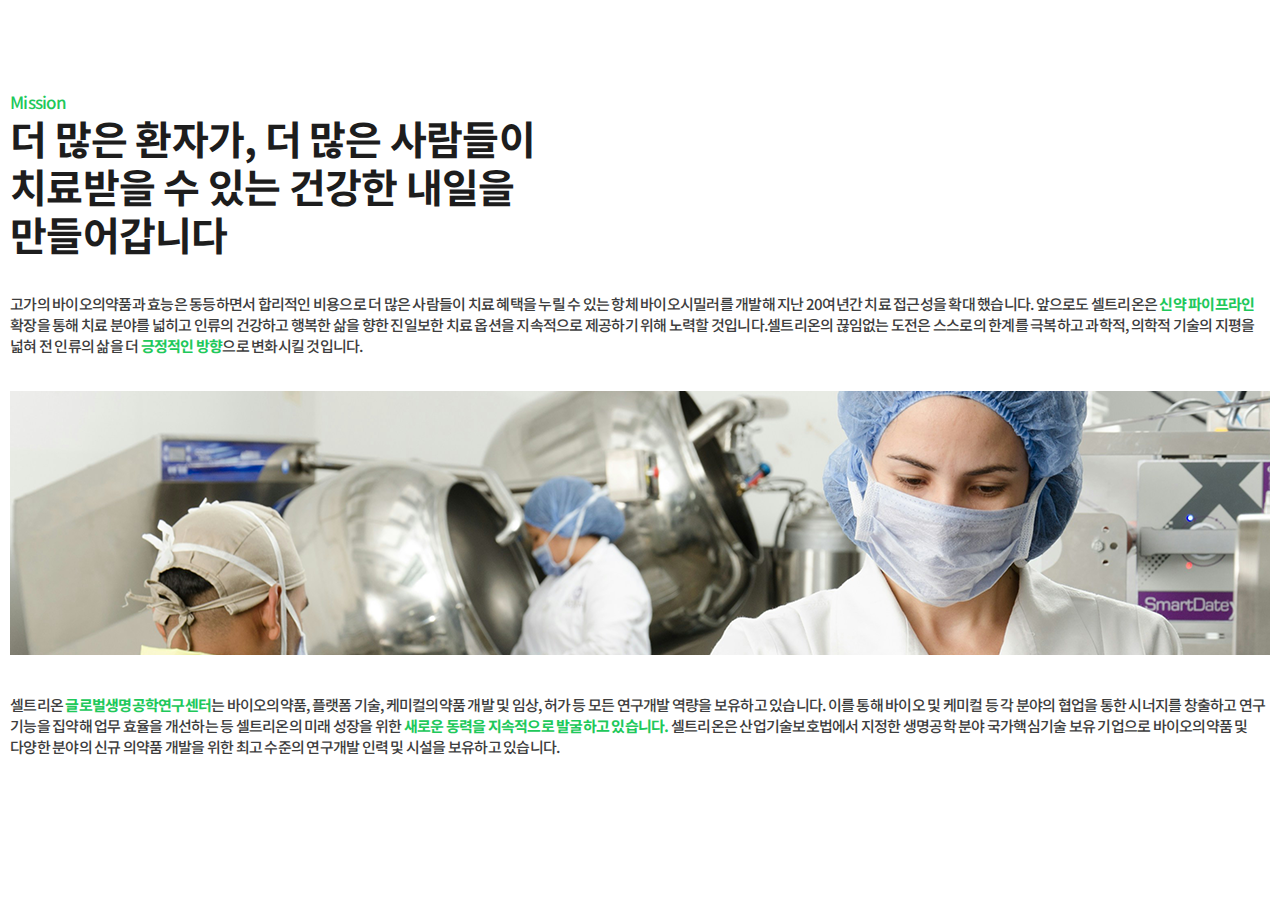
<file: test_0527_2/index.html>
<!DOCTYPE html>
<html lang="kr">
<head>
    <meta charset="UTF-8">
    <meta name="viewport" content="width=device-width, initial-scale=1.0">
    <link rel="stylesheet" href="main.css">
    <title>셀트리온 기업소개</title>
</head>
<body>
    <div class="wrapper">
        <h1>Mission</h1>
        <p class="tit">더 많은 환자가, 더 많은 사람들이<br>
            치료받을 수 있는 건강한 내일을<br>
            만들어갑니다</p>
        <p>고가의 바이오의약품과 효능은 동등하면서 합리적인 비용으로 더 많은 사람들이 치료 혜택을 누릴 수 있는 항체 바이오시밀러를 개발해 지난 20여년간 치료 접근성을 확대 했습니다. 앞으로도 셀트리온은 <strong>신약 파이프라인</strong> 확장을 통해 치료 분야를 넓히고 인류의 건강하고 행복한 삶을 향한 진일보한 치료 옵션을 지속적으로 제공하기 위해 노력할 것입니다.셀트리온의 끊임없는 도전은 스스로의 한계를 극복하고 과학적, 의학적 기술의 지평을 넓혀 전 인류의 삶을 더 <strong>긍정적인 방향</strong>으로 변화시킬 것입니다.</p>
        <!-- 이미지 태그는 div로 감싸서 쓰는게 좋음 -->
        <div class="photo"><img src="company.png" alt="연구원이 연구하는 모습의 사진"></div>
        <p>셀트리온 <strong>글로벌생명공학연구센터</strong>는 바이오의약품, 플랫폼 기술, 케미컬의약품 개발 및 임상, 허가 등 모든 연구개발 역량을 보유하고 있습니다. 이를 통해 바이오 및 케미컬 등 각 분야의 협업을 통한 시너지를 창출하고 연구 기능을 집약해 업무 효율을 개선하는 등 셀트리온의 미래 성장을 위한 <strong>새로운 동력을 지속적으로 발굴하고 있습니다.</strong> 셀트리온은 산업기술보호법에서 지정한 생명공학 분야 국가핵심기술 보유 기업으로 바이오의약품 및 다양한 분야의 신규 의약품 개발을 위한 최고 수준의 연구개발 인력 및 시설을 보유하고 있습니다.</p>

    </div>
</body>
</html>
</file>
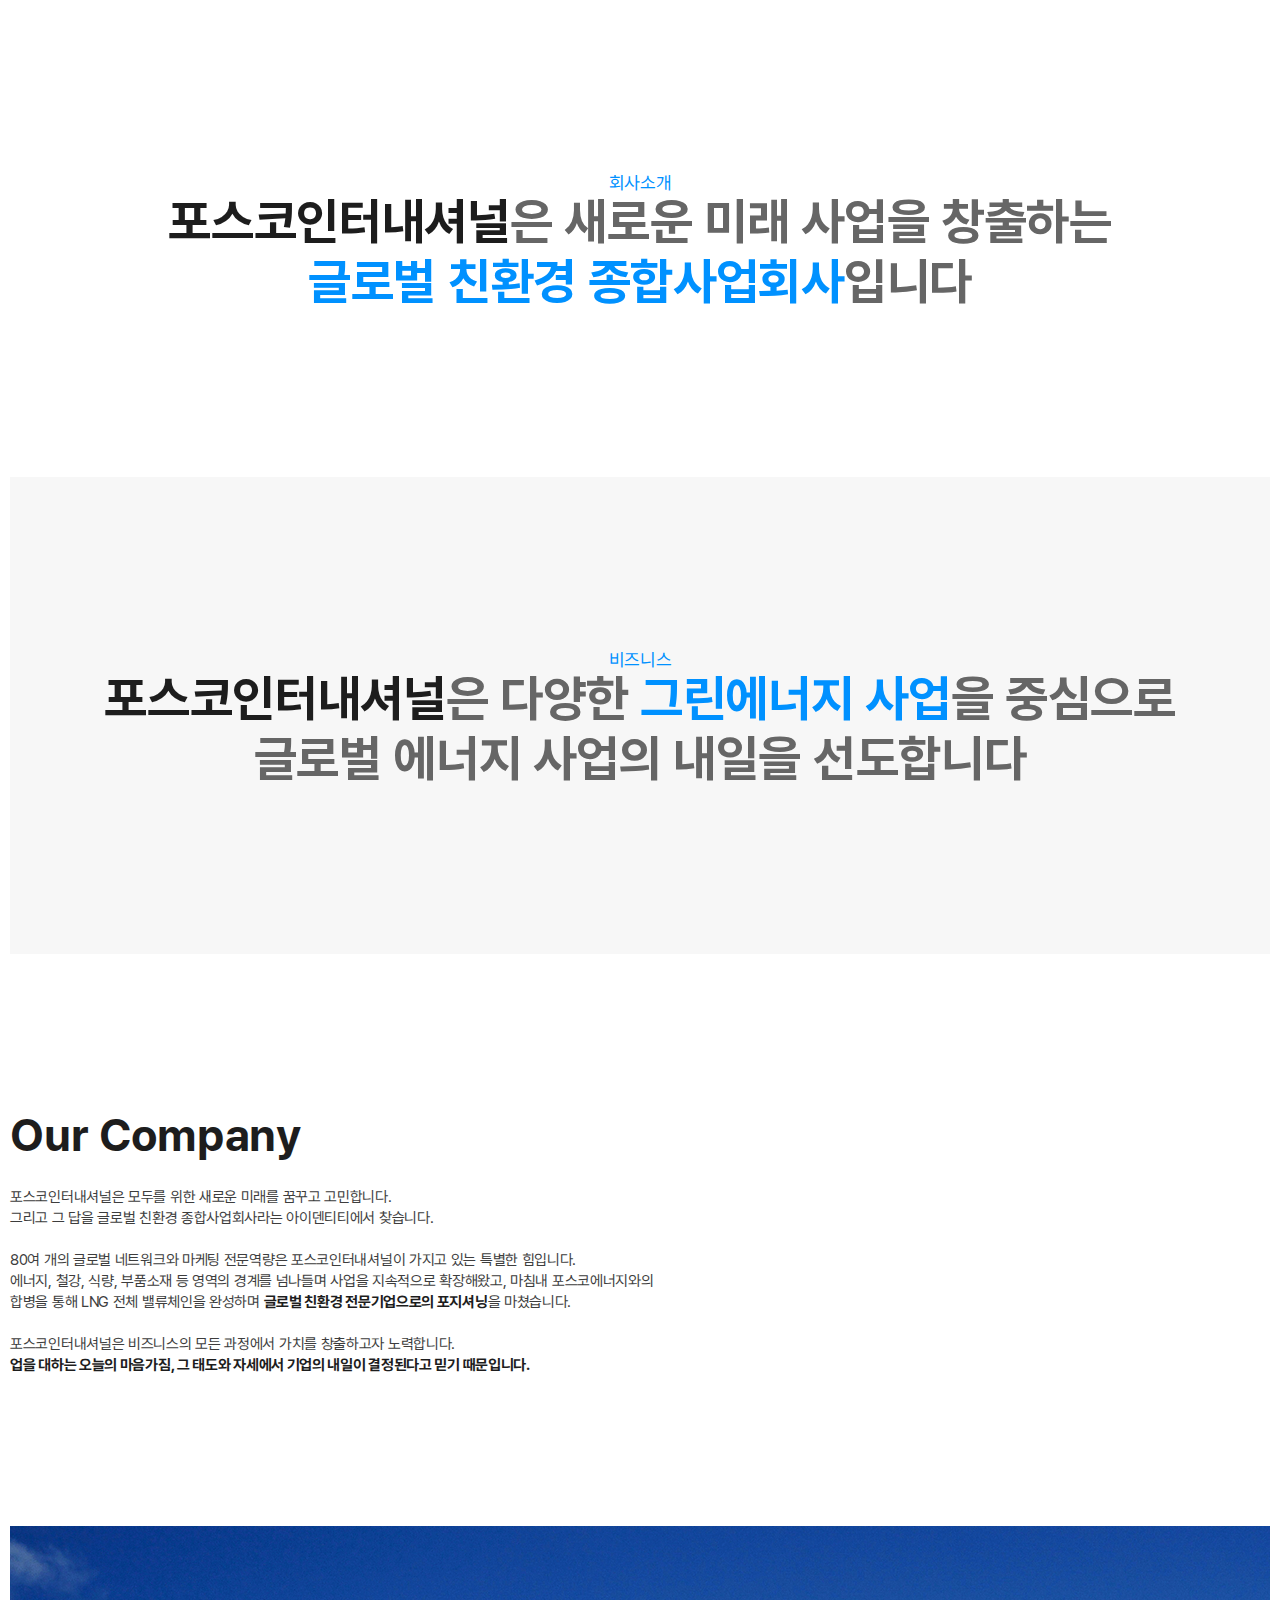
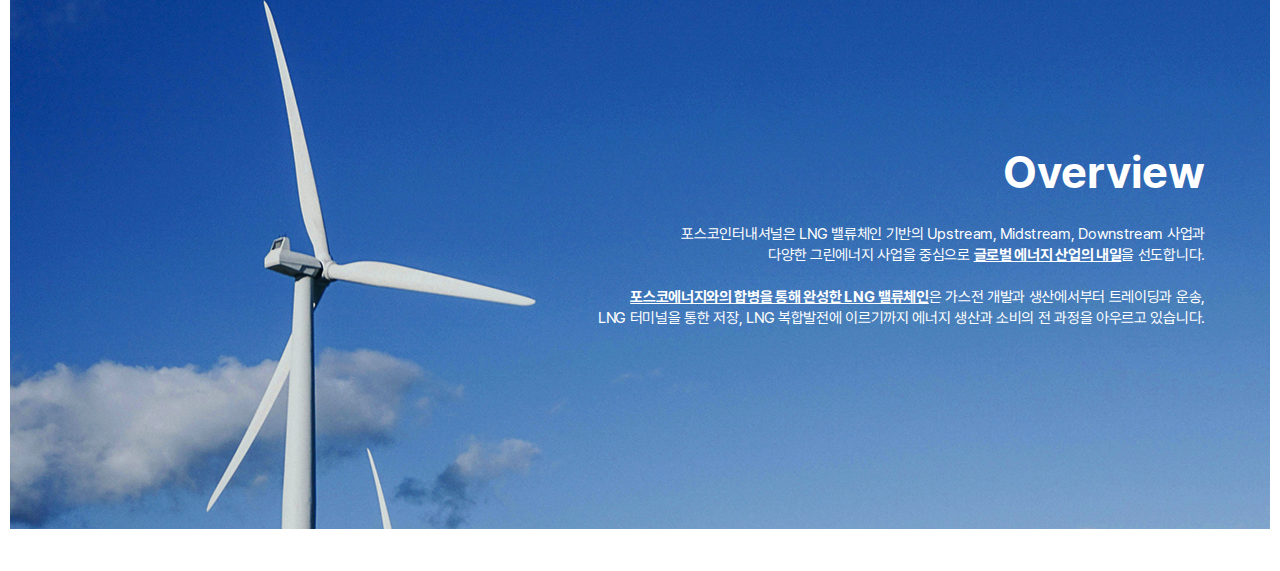
<file: test_0528/index.html>
<!DOCTYPE html>
<html lang="ko">
<head>
    <meta charset="UTF-8">
    <meta name="viewport" content="width=device-width, initial-scale=1.0">
    <link rel="stylesheet" href="css/main.css">
    <title>포스코 인터네셔널</title>
</head>
<body>
    <!-- 홈페이지의 넓이를 결정하고, 가운데 정렬하게 하는 요소의 이름 -->
    <div class="wrapper">
        <div class="intro"> 
            <h1>회사소개</h1>
            <p><em>포스코인터내셔널</em>은 새로운 미래 사업을 창출하는<br>
                    <strong>글로벌 친환경 종합사업회사</strong>입니다</p>
        </div>
        <div class="biz">
            <h1>비즈니스</h1>
            <p><em>포스코인터내셔널</em>은 다양한 <strong>그린에너지 사업</strong>을 중심으로<br>
                글로벌 에너지 사업의 내일을 선도합니다</p>
        </div>
        <div class="Company">
            <h1>Our Company</h1>
            <p>포스코인터내셔널은 모두를 위한 새로운 미래를 꿈꾸고 고민합니다.<br>
                그리고 그 답을 글로벌 친환경 종합사업회사라는 아이덴티티에서 찾습니다.<br>
                <br>
                80여 개의 글로벌 네트워크와 마케팅 전문역량은 포스코인터내셔널이 가지고 있는 특별한 힘입니다.<br>
                에너지, 철강, 식량, 부품소재 등 영역의 경계를 넘나들며 사업을 지속적으로 확장해왔고, 마침내 포스코에너지와의<br>
                합병을 통해 LNG 전체 밸류체인을 완성하며 <strong>글로벌 친환경 전문기업으로의 포지셔닝</strong>을 마쳤습니다.<br>
                <br>
                포스코인터내셔널은 비즈니스의 모든 과정에서 가치를 창출하고자 노력합니다.<br>
                <strong>업을 대하는 오늘의 마음가짐, 그 태도와 자세에서 기업의 내일이 결정된다고 믿기 때문입니다.</strong></p>
        </div>
        <div class="Overview">
            <h1>Overview</h1>
            <p>포스코인터내셔널은 LNG 밸류체인 기반의 Upstream, Midstream, Downstream 사업과<br>
                다양한 그린에너지 사업을 중심으로 <strong>글로벌 에너지 산업의 내일</strong>을 선도합니다.<br>
                <br>
                <strong>포스코에너지와의 합병을 통해 완성한 LNG 밸류체인</strong>은 가스전 개발과 생산에서부터 트레이딩과 운송,<br>
                LNG 터미널을 통한 저장, LNG 복합발전에 이르기까지 에너지 생산과 소비의 전 과정을 아우르고 있습니다.</p>
        </div>
        <br><br>
    </div>
</body>
</html>
</file>
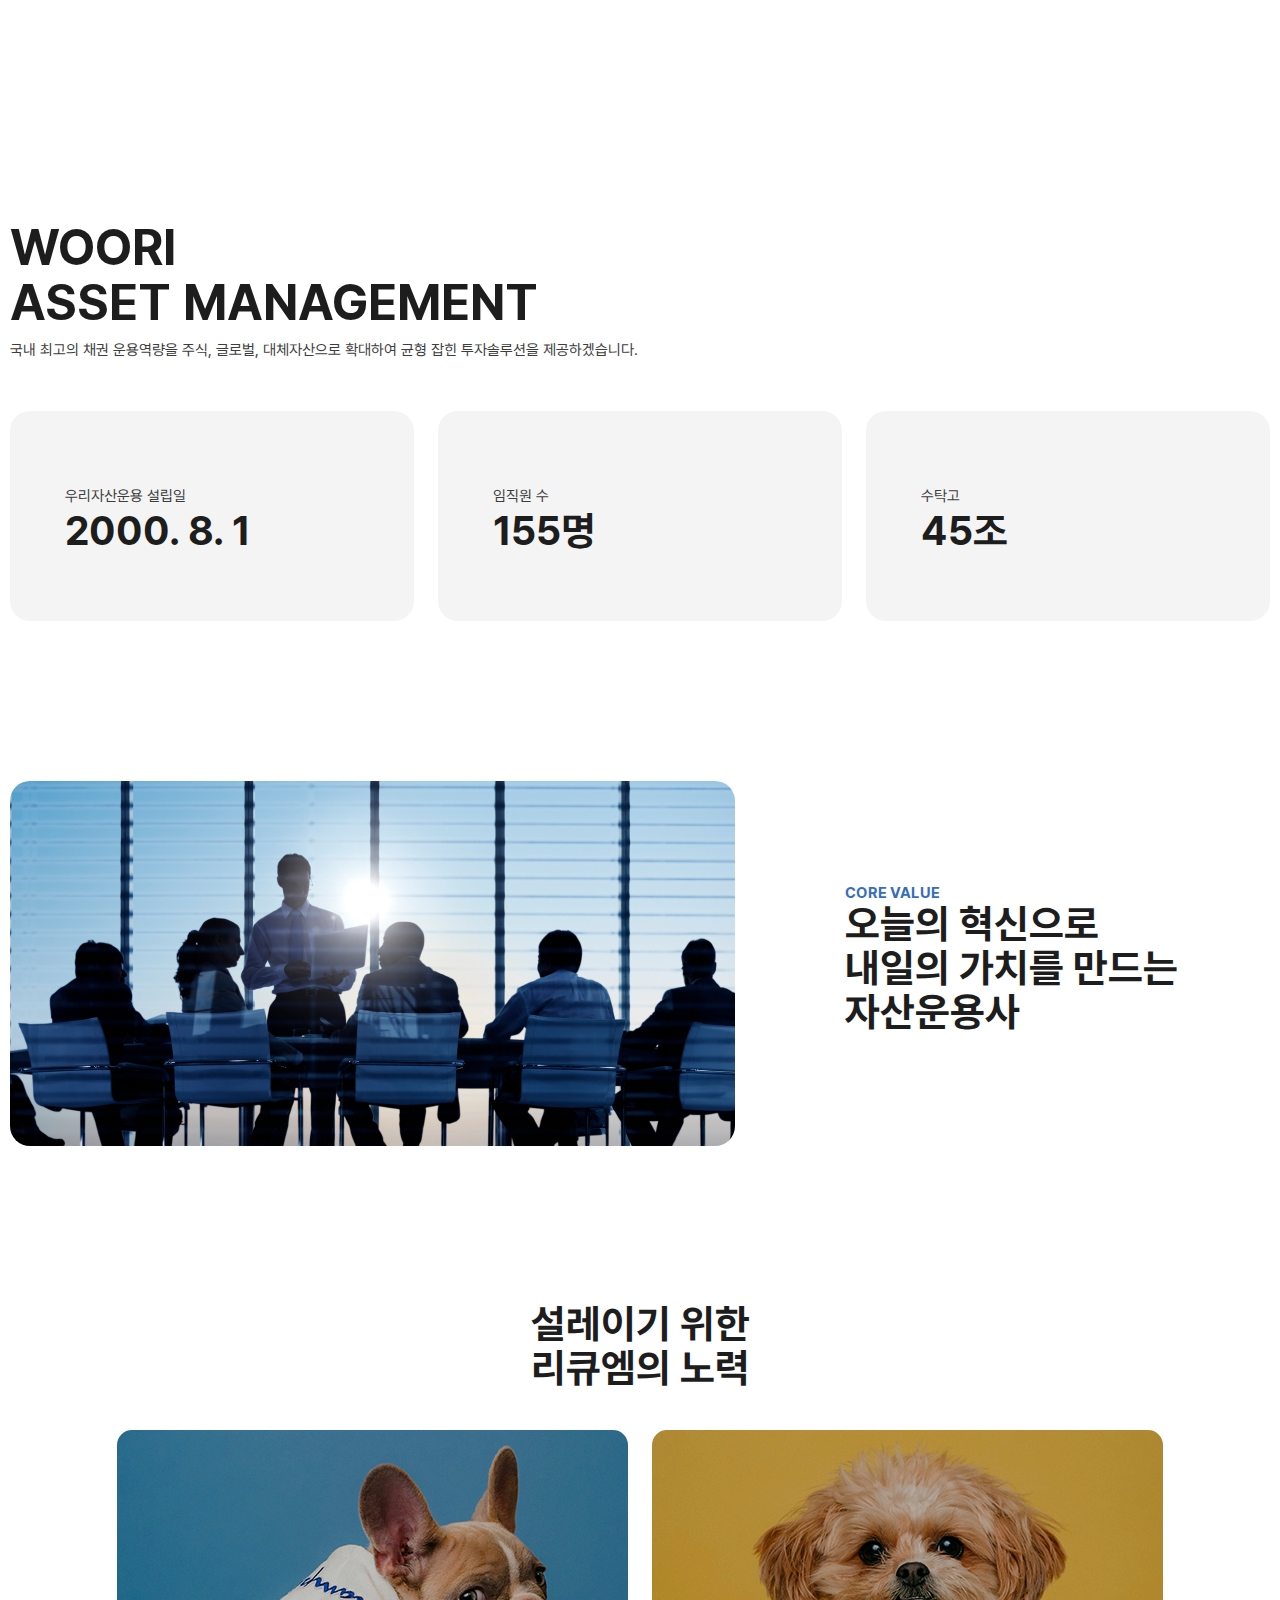
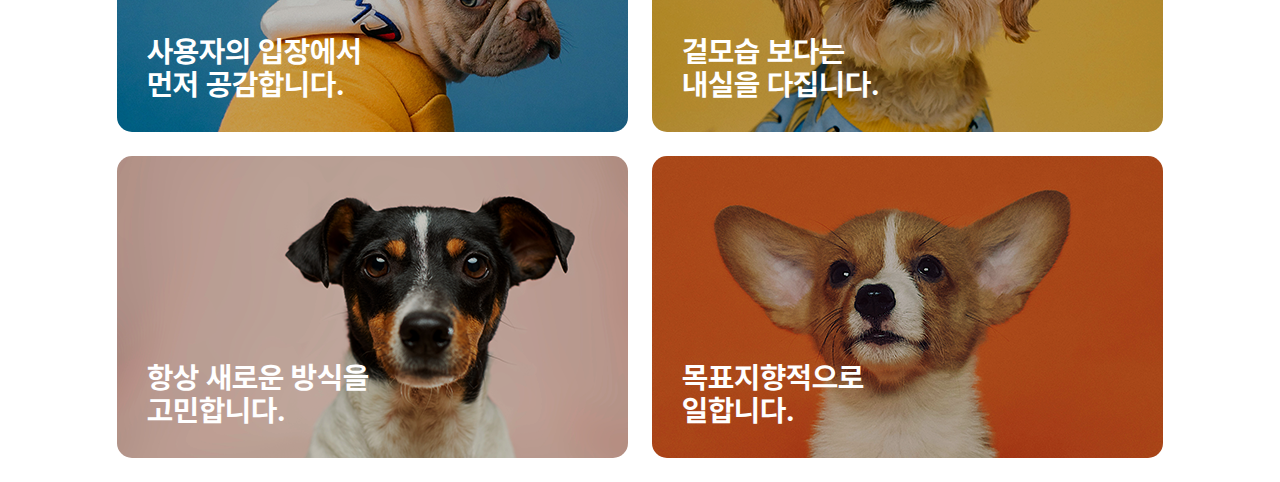
<file: test_0529/index.html>
<!DOCTYPE html>
<html lang="ko">
<head>
    <meta charset="UTF-8">
    <meta name="viewport" content="width=device-width, initial-scale=1.0">
    <link rel="stylesheet" href="css/main_flex.css">
    <title>우리자산운용</title>
</head>
<body>
    <div class="wrapper">
        <div class="asset">
            <h1>WOORI<br>ASSET MANAGEMENT</h1>
            <p>국내 최고의 채권 운용역량을
                <strong>주식</strong>, <em>글로벌</em>, 대체자산으로 확대하여
                균형 잡힌 투자솔루션을 제공하겠습니다.</p>
            <ul class="clearfix">
                <li>
                    <h2>우리자산운용 설립일</h2><p>2000. 8. 1</p>
                </li>
                <li>
                    <h2>임직원 수</h2><p>155명</p>
                </li>
                <li>
                    <h2>수탁고</h2><p>45조</p>
                </li>
            </ul>
        </div><!--asset-->
        <div class="core clearfix">  <!-- class 여러개 지정 가능 -->
            <div class="photo">  <!-- 왼쪽에 배치될 요소 -->
                <img src="images/core1.png" alt="회의하는 사진"></div>
            <div class="txt">  <!-- 오른쪽에 배치될 요소-->
                <h1>CORE VALUE</h1>
                <p>오늘의 혁신으로<br>
                    내일의 가치를 만드는<br>
                    자산운용사</p>
            </div>
        </div><!--core-->
        <div class="reqm">
            <h1>설레이기 위한<br>
                리큐엠의 노력</h1>
                <ul>
                    <li>사용자의 입장에서<br>먼저 공감합니다.</li>
                    <li>겉모습 보다는<br>내실을 다집니다.</li>
                    <li>항상 새로운 방식을<br>고민합니다.</li>
                    <li>목표지향적으로<br>일합니다.</li>
                </ul>
        </div><!--reqm-->
    </div><!--wrapper-->
</body>
</html>
</file>
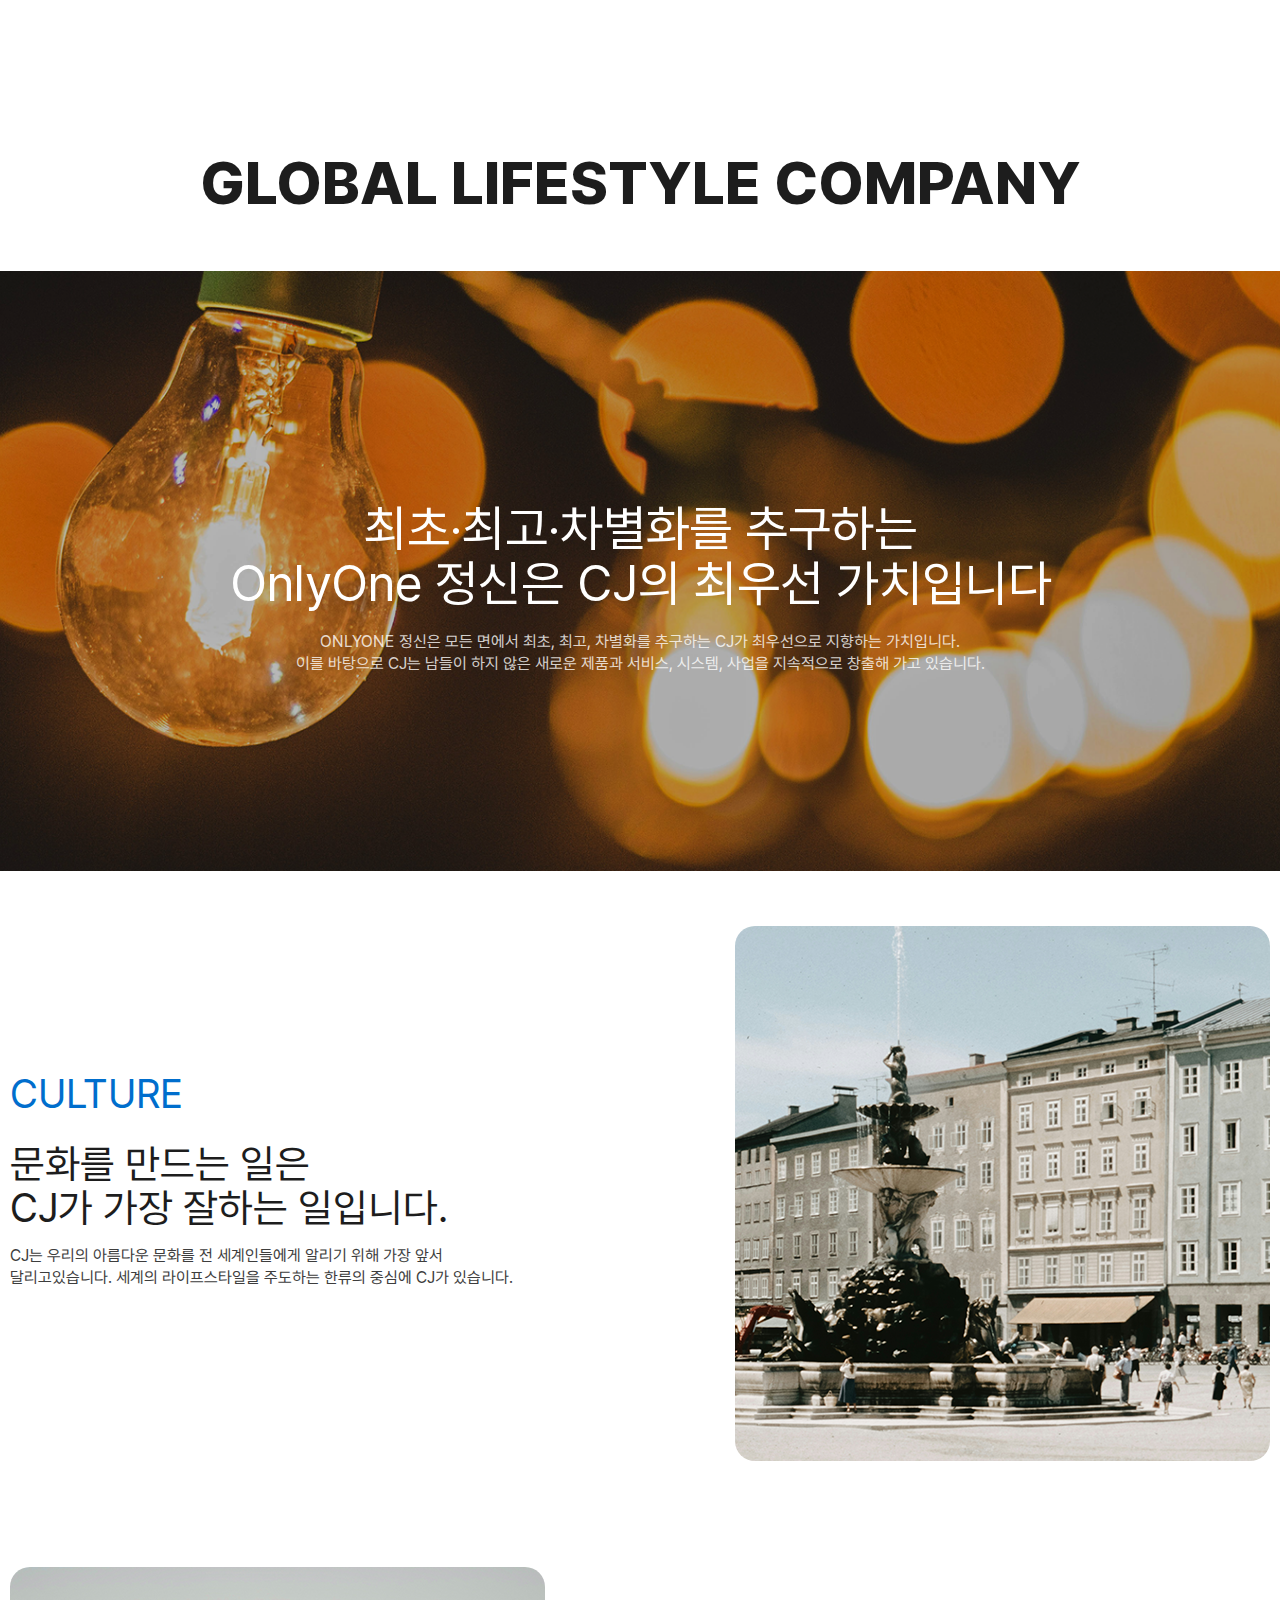
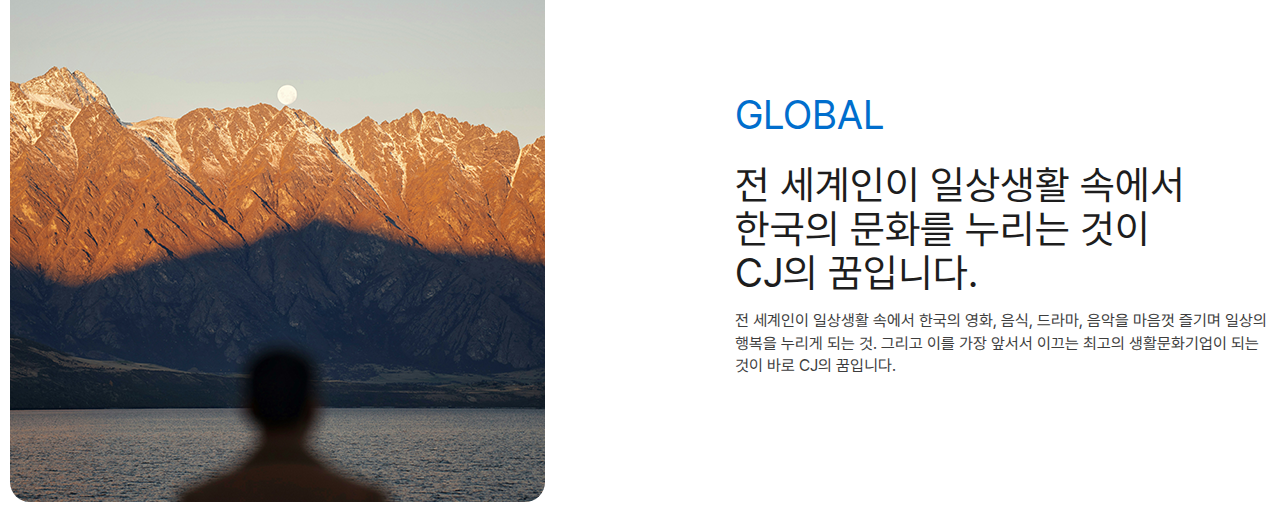
<file: test_0530/index.html>
<!DOCTYPE html>
<html lang="ko">
<head>
    <meta charset="UTF-8">
    <meta name="viewport" content="width=device-width, initial-scale=1.0">
    <link rel="stylesheet" href="css/main.css">
    <title>cj그룹</title>
</head>
<body>

    <h1>GLOBAL LIFESTYLE COMPANY</h1>
    <div class="only">
        <div class="wrapper"><!--홈페이지 넓이 제한, 가운데정렬-->
            <h2>최초&middot;최고&middot;차별화를 추구하는<br>
                OnlyOne 정신은 CJ의 최우선 가치입니다</h2>
            <p>ONLYONE 정신은 모든 면에서 최초, 최고, 차별화를 추구하는 CJ가 최우선으로 지향하는 가치입니다.<br>이를 바탕으로 CJ는 남들이 하지 않은 새로운 제품과 서비스, 시스템, 사업을 지속적으로 창출해 가고 있습니다.</p>
        
        </div><!--wrapper-->
    </div><!--only-->
    <div class="culture cj">
        <div class="wrapper"><!--홈페이지 넓이 제한, 가운데정렬-->
            <div class="txt">
                <strong>CULTURE</strong>
                <h2>문화를 만드는 일은<br>
                    CJ가 가장 잘하는 일입니다.</h2>
                <p>CJ는 우리의 아름다운 문화를 전 세계인들에게 알리기 위해 가장 앞서 달리고있습니다. 세계의 라이프스타일을 주도하는 한류의 중심에 CJ가 있습니다.</p>
            </div><!--txt-->
            <div class="photo">
                <img src="images/culture.png" alt="건물 사진">
            </div><!--photo-->
        </div><!--wrapper-->
    </div><!--cultuer-->
    <div class="global cj">
        <div class="wrapper"><!--홈페이지 넓이 제한, 가운데정렬-->
            <div class="photo">
                <img src="images/global.png" alt="산을 보고있는 사람 사진">
            </div><!--photo-->
            <div class="txt">
                <strong>GLOBAL</strong>
                <h2>전 세계인이 일상생활 속에서<br>
                    한국의 문화를 누리는 것이<br>
                    CJ의 꿈입니다.</h2>
                <p>전 세계인이 일상생활 속에서 한국의 영화, 음식, 드라마, 음악을 마음껏 즐기며 일상의 행복을 누리게 되는 것. 그리고 이를 가장 앞서서 이끄는 최고의 생활문화기업이 되는 것이 바로 CJ의 꿈입니다.</p>
            </div><!--txt-->
        </div><!--wrapper-->
    </div><!--global-->
</body>
</html>
</file>
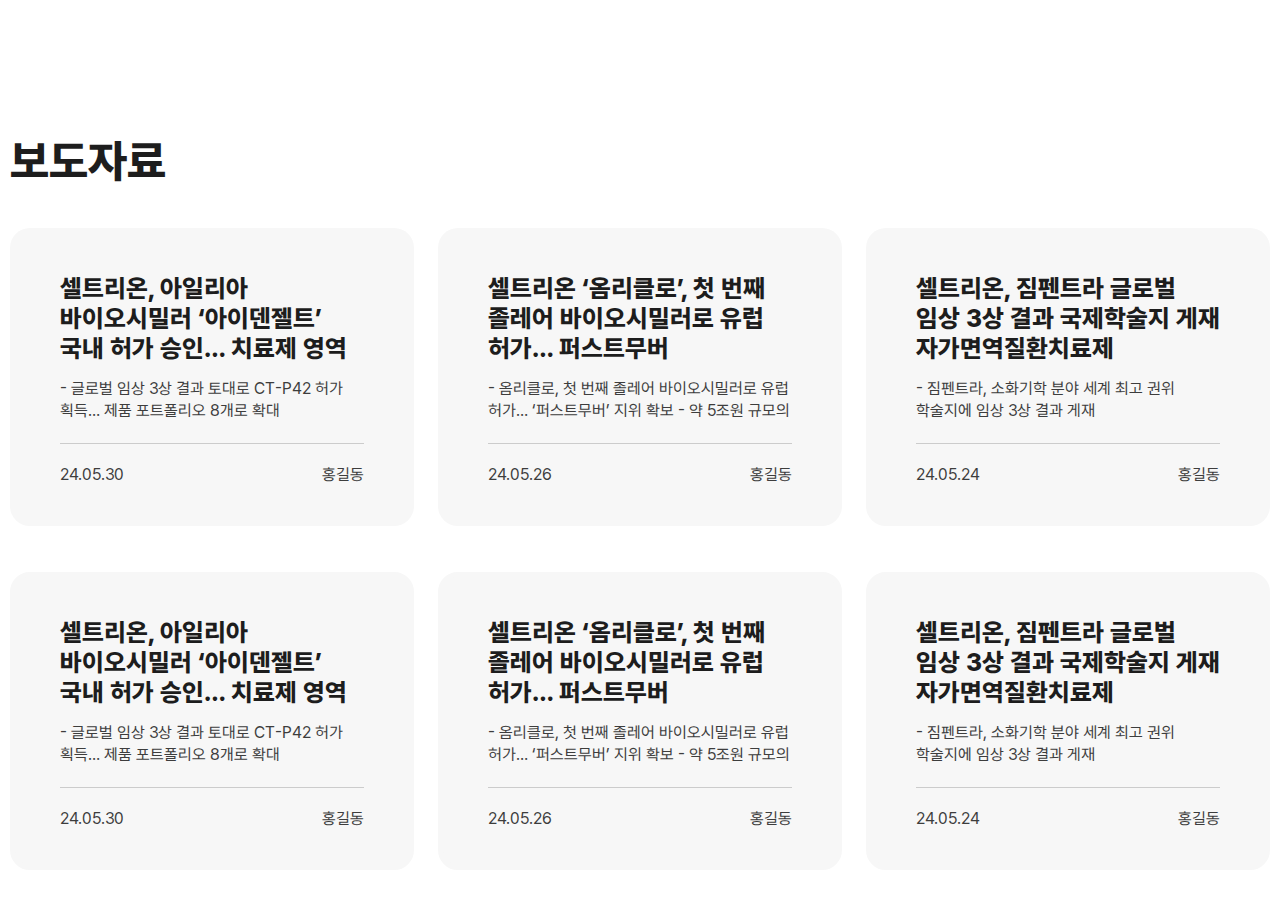
<file: test_0531/index.html>
<!DOCTYPE html>
<html lang="ko">
<head>
    <meta charset="UTF-8">
    <meta name="viewport" content="width=device-width, initial-scale=1.0">
    <link rel="stylesheet" href="css/main.css">
    <title>공지사항</title>
</head>
<body>
    <div class="notice">
        <div class="wrapper">
            <h1>보도자료</h1>
            <ul>
                <li>
                    <a href="#n">
                        <strong>셀트리온, 아일리아 바이오시밀러 ‘아이덴젤트’ 국내 허가 승인… 치료제 영역</strong>
                        <span class="memo">- 글로벌 임상  3상 결과 토대로  CT-P42 허가 획득… 제품 포트폴리오 8개로 확대</span>
                        <span class="group">
                            <span class="date">24.05.30</span>
                            <span class="name">홍길동</span>
                        </span>
                    </a>
                </li>
                <li>
                    <a href="#n">
                        <strong>셀트리온 ‘옴리클로’, 첫 번째 졸레어 바이오시밀러로 유럽 허가… 퍼스트무버</strong>
                        <span class="memo">- 옴리클로, 첫 번째 졸레어 바이오시밀러로 유럽 허가… ‘퍼스트무버’ 지위 확보 - 약 5조원 규모의</span>
                        <span class="group">
                            <span class="date">24.05.26</span>
                            <span class="name">홍길동</span>
                        </span>
                    </a>
                </li>
                <li>
                    <a href="#n">
                        <strong>셀트리온, 짐펜트라 글로벌 임상 3상 결과 국제학술지 게재 자가면역질환치료제</strong>
                        <span class="memo">- 짐펜트라, 소화기학 분야 세계 최고 권위 학술지에 임상 3상 결과 게재</span>
                        <span class="group">
                            <span class="date">24.05.24</span>
                            <span class="name">홍길동</span>
                        </span>
                    </a>
                </li>
            </ul>
        </div>
    </div>
    <div class="bbs">
        <div class="wrapper">
            <ul>
                <li>
                    <a href="#n">
                        <h2>셀트리온, 아일리아 바이오시밀러 ‘아이덴젤트’ 국내 허가 승인… 치료제 영역</h2>
                        <p>- 글로벌 임상  3상 결과 토대로  CT-P42 허가 획득… 제품 포트폴리오 8개로 확대</p>
                        <div>
                            <strong>24.05.30</strong>
                            <span>홍길동</span>
                        </div>
                    </a>
                </li>
                <li>
                    <a href="#n">
                        <h2>셀트리온 ‘옴리클로’, 첫 번째 졸레어 바이오시밀러로 유럽 허가… 퍼스트무버</h2>
                        <p>- 옴리클로, 첫 번째 졸레어 바이오시밀러로 유럽 허가… ‘퍼스트무버’ 지위 확보 - 약 5조원 규모의</p>
                        <div>
                            <strong>24.05.26</strong>
                            <span>홍길동</span>
                        </div>
                    </a>
                </li><li>
                    <a href="#n">
                        <h2>셀트리온, 짐펜트라 글로벌 임상 3상 결과 국제학술지 게재 자가면역질환치료제</h2>
                        <p>- 짐펜트라, 소화기학 분야 세계 최고 권위 학술지에 임상 3상 결과 게재</p>
                        <div>
                            <strong>24.05.24</strong>
                            <span>홍길동</span>
                        </div>
                    </a>
                </li>
            </ul>
        </div>
    </div>
</body>
</html>
</file>
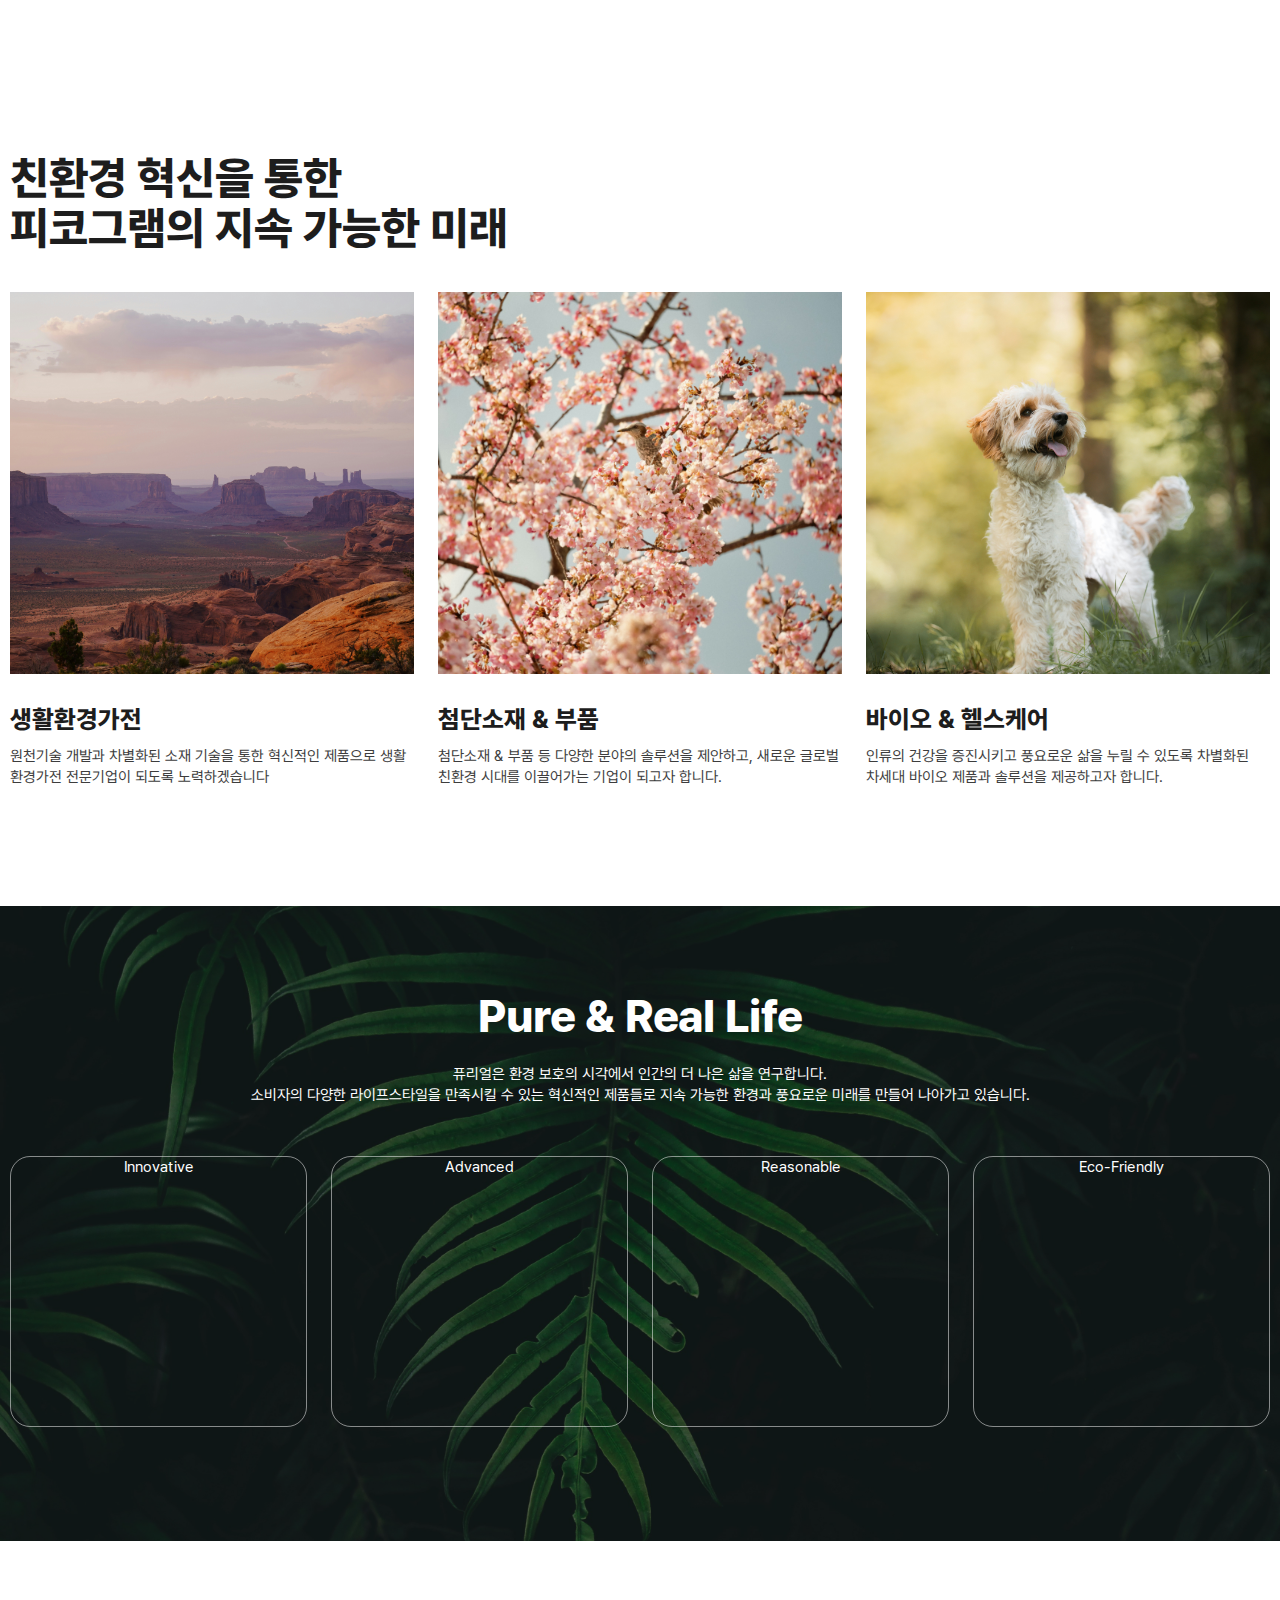
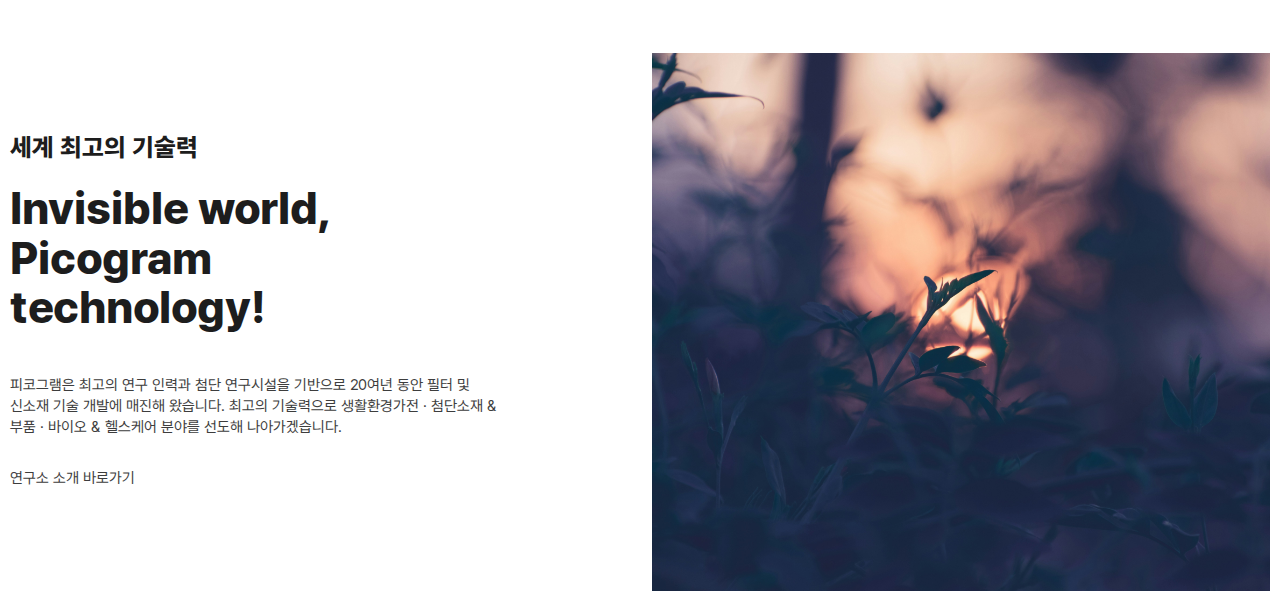
<file: test_0611/index.html>
<!DOCTYPE html>
<html lang="ko">
<head>
    <meta charset="UTF-8">
    <meta name="viewport" content="width=device-width, initial-scale=1.0">
    <!-- 반응형을 위한 설정 (viewport meta가 빠지면 아무리 반응형 css를 적용해도 반응형이 구현이 안됨) -->
    <link rel="stylesheet" href="css/main.css">
    <title>피코그램 반응형 테스트</title>
</head>
<body>
    <div id="wrap">
        <div class="container">
            <section class="eco">
                <div class="wrapper">
                    <h2>친환경 혁신을 통한<br> 피코그램의 지속 가능한 미래</h2>
                    <ul>
                        <li>
                            <a href="#n">
                                <div class="photo"><img src="images/eco1.png" alt=""></div>
                                <h3>생활환경가전</h3>
                                <p>원천기술 개발과 차별화된 소재 기술을 통한 혁신적인 제품으로 생활 환경가전 전문기업이 되도록 노력하겠습니다</p>
                            </a>
                        </li>
                        <li>
                            <a href="#n">
                                <div class="photo"><img src="images/eco2.png" alt=""></div>
                                <h3>첨단소재 & 부품</h3>
                                <p>첨단소재 & 부품 등 다양한 분야의 솔루션을 제안하고, 새로운 글로벌 친환경 시대를 이끌어가는 기업이 되고자 합니다.</p>
                            </a>
                        </li>
                        <li>
                            <a href="#n">
                                <div class="phto"><img src="images/eco3.png" alt=""></div>
                                <h3>바이오 & 헬스케어</h3>
                                <p>인류의 건강을 증진시키고 풍요로운 삶을 누릴 수 있도록 차별화된 차세대 바이오 제품과 솔루션을 제공하고자 합니다.</p>
                            </a>
                        </li>
                    </ul>
                </div>
            </section>
            <section class="pure">
                <div class="wrapper">
                    <h2>Pure & Real Life</h2>
                    <p>퓨리얼은 환경 보호의 시각에서 인간의 더 나은 삶을 연구합니다.<br>
                       소비자의 다양한 라이프스타일을 만족시킬 수 있는 혁신적인 제품들로 지속 가능한 환경과 풍요로운 미래를 만들어 나아가고 있습니다.</p>
                    <ul>
                        <li><a href="#n">Innovative</a></li>
                        <li><a href="#n">Advanced</a></li>
                        <li><a href="#n">Reasonable</a></li>
                        <li><a href="#n">Eco-Friendly</a></li>
                    </ul>
                </div>
            </section>
            <section class="tech">
                <div class="wrapper">
                    <div class="inner">
                        <strong>세계 최고의 기술력</strong>
                        <h2>Invisible world,<br>
                            Picogram <br>
                            technology!</h2>
                        <p>피코그램은 최고의 연구 인력과 첨단 연구시설을 기반으로 20여년 동안 필터 및 신소재 기술 개발에 매진해 왔습니다. 최고의 기술력으로 생활환경가전 · 첨단소재 & 부품 · 바이오 & 헬스케어 분야를 선도해 나아가겠습니다.</p>
                        <div class="more"><a href="#n">연구소 소개 바로가기</a></div>
                    </div>
                    <div class="photo">
                        <img src="images/tech.png" alt="">
                    </div>
                </div>
            </section>
        </div><!--container-->
    </div><!--wrap-->
</body>
</html>
</file>
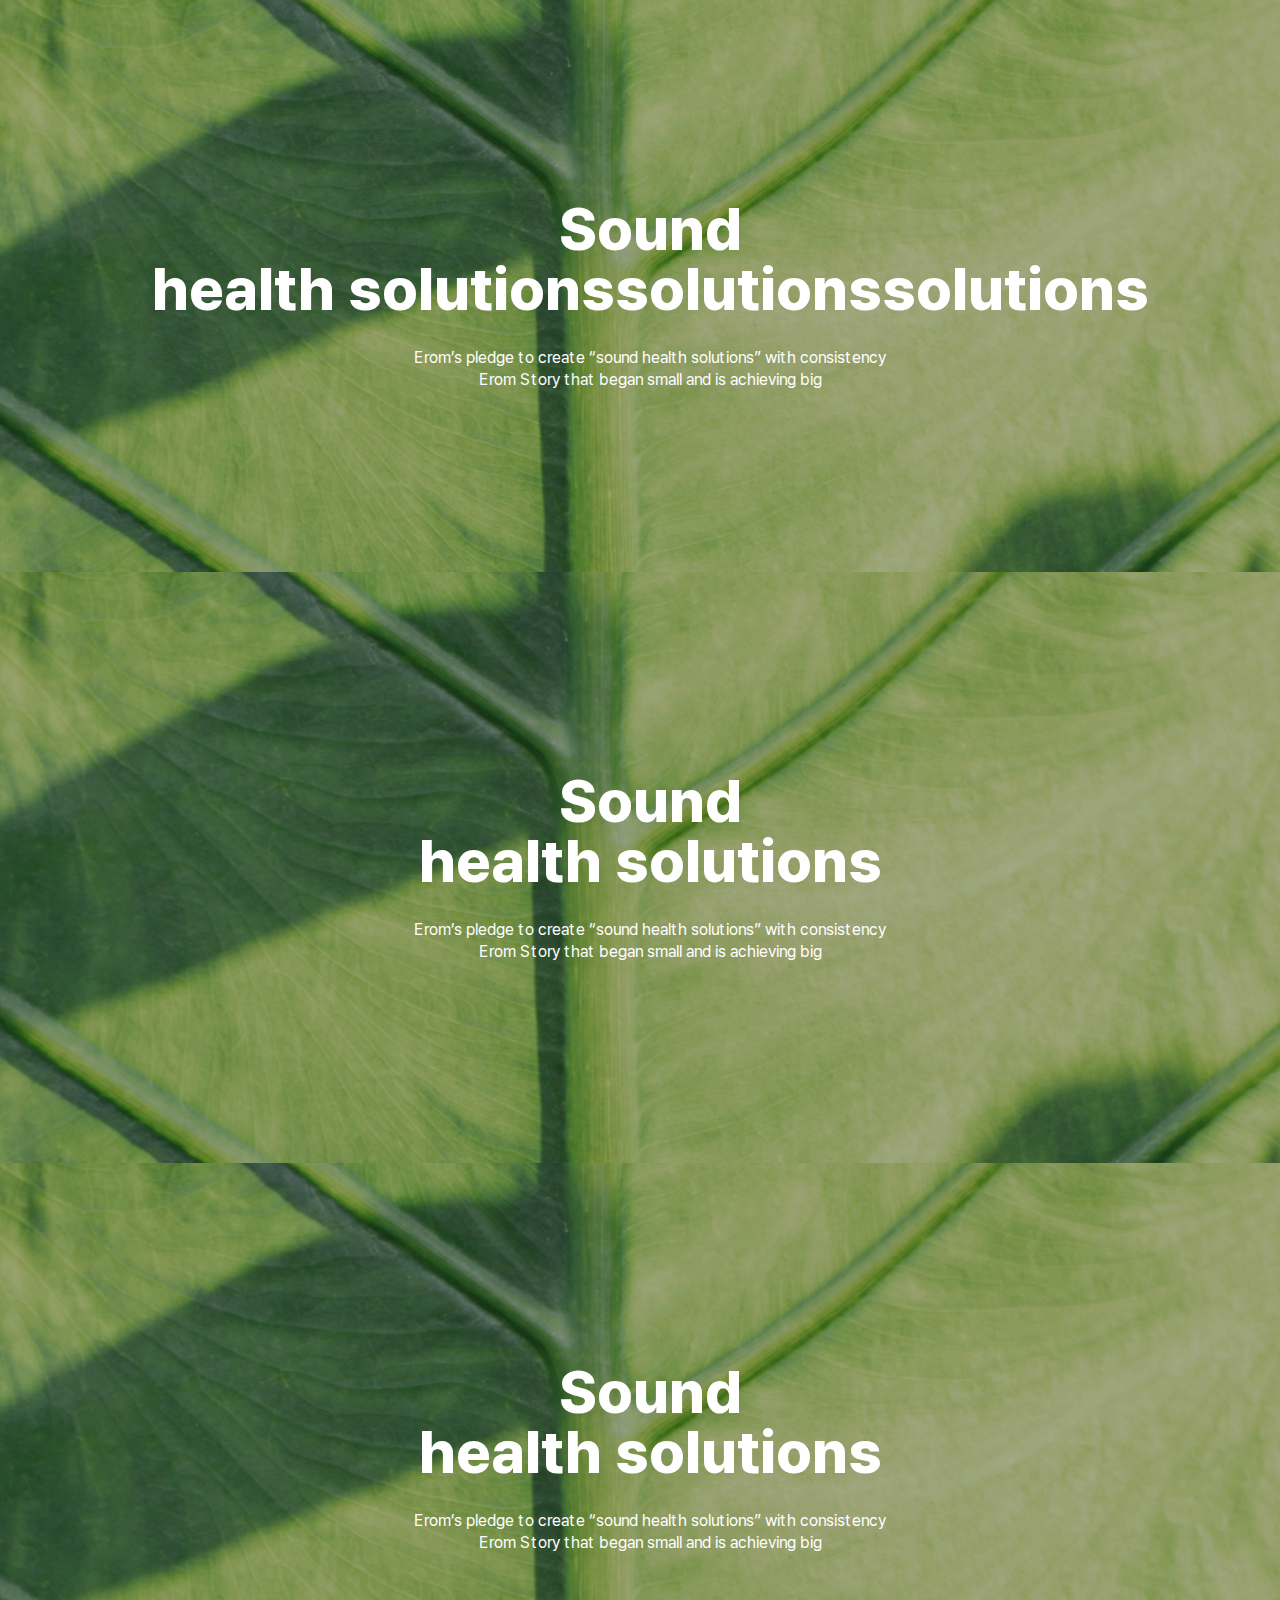
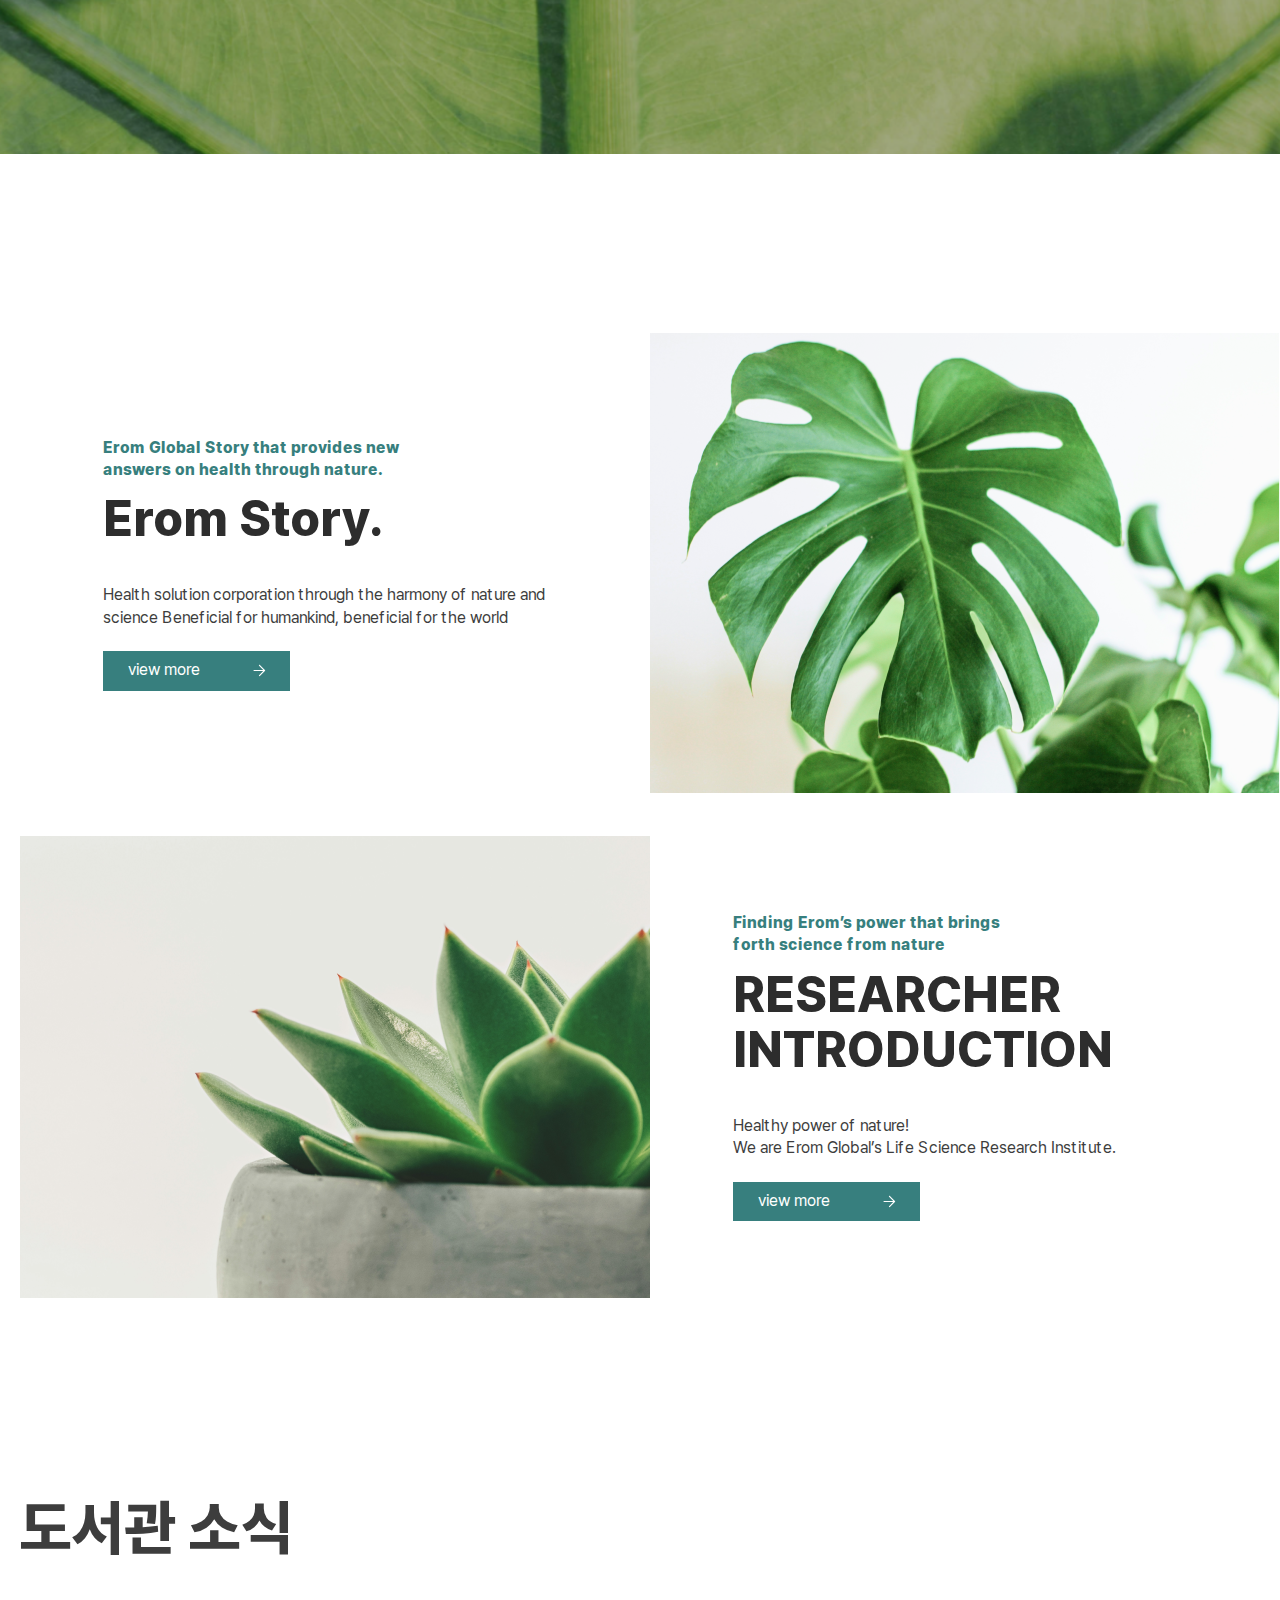
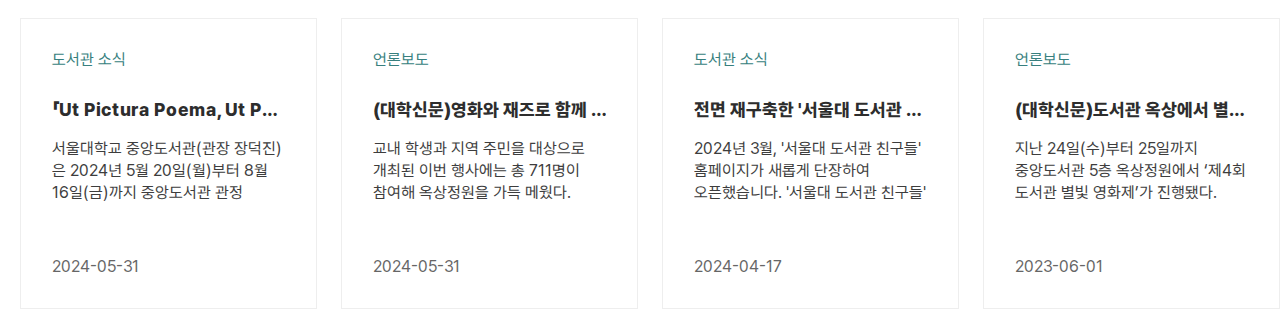
<file: test_0612/index.html>
<!DOCTYPE html>
<html lang="ko">
<head>
    <meta charset="UTF-8">
    <meta name="viewport" content="width=device-width, initial-scale=1.0">
    <link rel="stylesheet" href="css/main.css">
    <title>이룸글로벌 - 반응형</title>
</head>
<body>
    <div id="wrap">
        <div class="container">
            <section class="sound">
                <div class="wrapper">
                    <h2>Sound<br>health solutionssolutionssolutions</h2>
                    <p>Erom’s pledge to create “sound health solutions” with consistency Erom Story that began small and is achieving big</p>
                </div>
            </section>
            <section class="health">
                <div class="wrapper">
                    <h2>Sound <br> health solutions</h2>
                    <p>Erom’s pledge to create “sound health solutions” with consistency <br> Erom Story that began small and is achieving big</p>
                </div>
            </section>
            <section class="solution">
                <div class="wrapper">
                    <h2>Sound <br> health solutions</h2>
                    <p>
                        <span>Erom’s pledge to create “sound health solutions” with consistency</span>
                        <span>Erom Story that began small and is achieving big</span>
                    </p>
                </div>
            </section>
            <section class="story">
                <div class="wrapper">
                    <div class="group1">
                        <div class="txt">
                            <strong>Erom Global Story that provides new <br> answers on health through nature.</strong>
                            <h2>Erom Story.</h2>
                            <p>Health solution corporation through the harmony of nature and <br> science Beneficial for humankind, beneficial for the world</p>
                            <div class="more"><a href="#n">view more</a></div>
                        </div>
                        <div class="photo"><img src="images/story1.png" alt=""></div>
                    </div>
                    <div class="group2">
                        <div class="txt">
                            <strong>Finding Erom’s power that brings <br> forth science from nature</strong>
                            <h2>RESEARCHER <br> INTRODUCTION</h2>
                            <p>Healthy power of nature! <br> We are Erom Global’s Life Science Research Institute.</p>
                            <div class="more"><a href="#n">view more</a></div>
                        </div>
                        <div class="photo"><img src="images/story2.png" alt=""></div>
                        </div>
                    </div>
                    </div>
                </div>
            </section>
            <section class="news">
                <div class="wrapper">
                    <h2>도서관 소식</h2>
                    <ul>
                        <li>
                            <a href="#n">
                                <strong>도서관 소식</strong>
                                <h3>「Ut Pictura Poema, Ut Poema Pictura(그림 속의 이야기, 이야기 속의 그림)」개최</h3>
                                <p>서울대학교 중앙도서관(관장 장덕진)은 2024년 5월 20일(월)부터 8월 16일(금)까지 중앙도서관 관정 갤러리 및 관정마루에서 제23회 중앙도서관 작은 전시회 - ｢Ut Pictura Poema, Ut Poema Pictura(그림 속의 이야기, 이야기 속의 그림)｣을 개최한다. 이번 전시는 서울대학교 인문대학과 중앙도서관이 공동으로 주최하며, 서울대학교 인문대학 협동과정 서양고전학전공이 주관한다.</p>
                                <span>2024-05-31</span>
                            </a>
                        </li>
                        <li>
                            <a href="#n">
                                <strong>언론보도</strong>
                                <h3>(대학신문)영화와 재즈로 함께 나누는 정(情)</h3>
                                <p>교내 학생과 지역 주민을 대상으로 개최된 이번 행사에는 총 711명이 참여해 옥상정원을 가득 메웠다. 1부에는 교내 중앙 재즈 동아리 ‘자이브’와 음대 프로젝트 밴드 ‘반도네온 트리오’의 공연이 펼쳐졌고, 2부에는 이번 영화제의 주제인 ‘정(情): 애정과 우정 사이'에 맞춰 영화 〈클래식〉과 〈원스〉가 상영됐다. 행사에 참여한 라유빈 씨(사회학과・22)는 “날씨가 너무 좋았고, 유명하지만 정작 본 적 없는 고전 영화를 볼 수도 있어서 행복한 시간이었다"라고 소감을 밝혔다.</p>
                                <span>2024-05-31</span>
                            </a>
                        </li>
                        <li>
                            <a href="#n">
                                <strong>도서관 소식</strong>
                                <h3>전면 재구축한 '서울대 도서관 친구들' 홈페이지, 지디웹(GDWEB) WINNER PRIZE 수상</h3>
                                <p>2024년 3월, '서울대 도서관 친구들' 홈페이지가 새롭게 단장하여 오픈했습니다. '서울대 도서관 친구들' 홈페이지는 2012년에 처음 오픈하여 기부자님들과의 원활한 소통을 지원하였으며, 도서관의 발전을 위한 기금 모금과 운영을 투명하고 체계적으로 관리해 왔습니다.</p>
                                <span>2024-04-17</span>
                            </a>
                        </li>
                        <li>
                            <a href="#n">
                                <strong>언론보도</strong>
                                <h3>(대학신문)도서관 옥상에서 별빛과 함께 영화를 즐겨보세요!</h3>
                                <p>지난 24일(수)부터 25일까지 중앙도서관 5층 옥상정원에서 ‘제4회 도서관 별빛 영화제’가 진행됐다. 영화 〈그랜드 부다페스트 호텔〉을 관람한 허한들 씨(인류학과·21)는 “야외에서 영화를 본 적이 없었는데, 좋은 분위기에서 많은 사람들과 영화를 보게 돼 기쁘다"라며 소감을 밝혔다.</p>
                                <span>2023-06-01</span>
                            </a>
                        </li>
                    </ul>
                </div>
            </section>
        </div>
    </div>
</body>
</html>
</file>
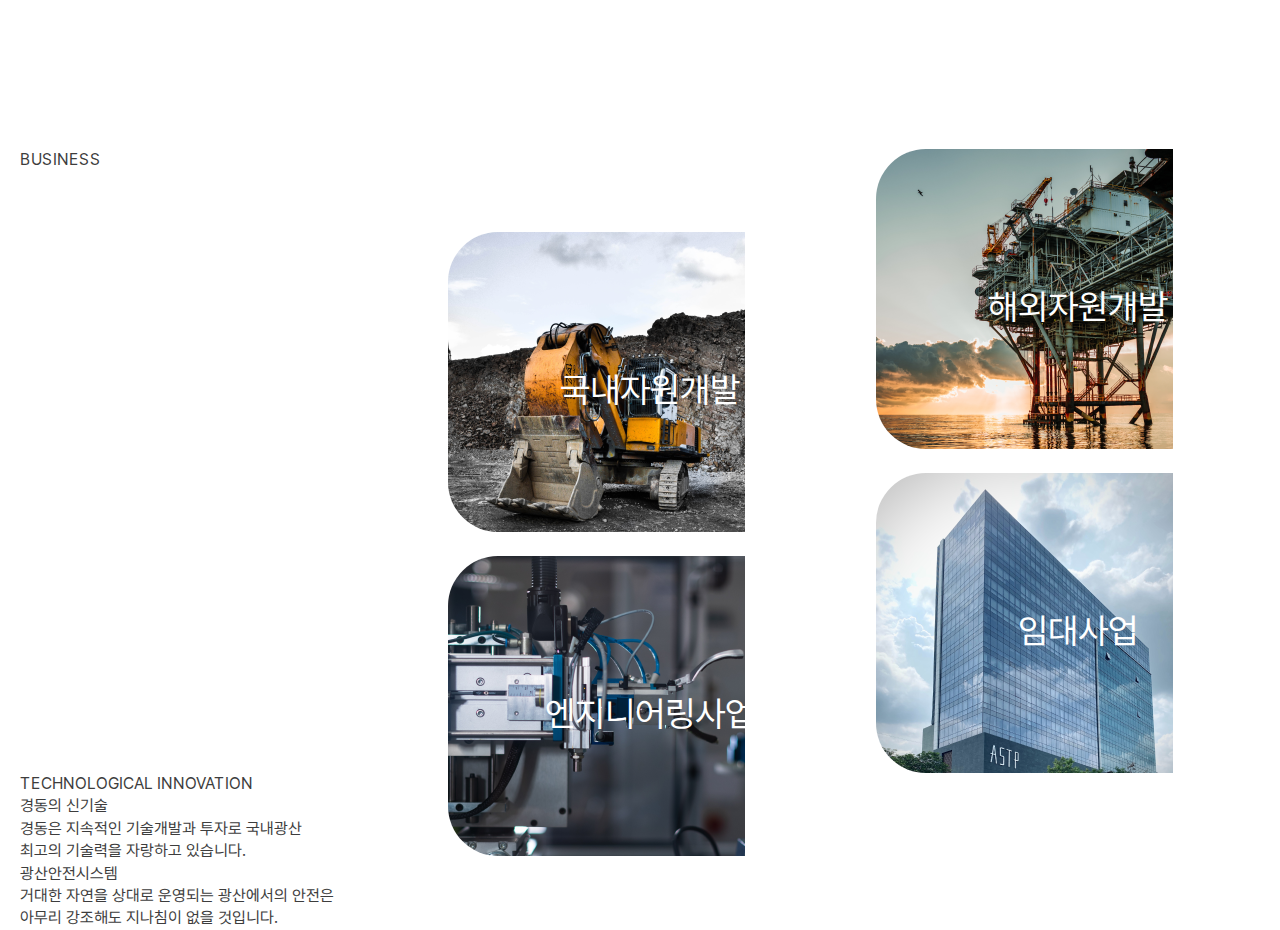
<file: test_kd/index.html>
<!DOCTYPE html>
<html lang="ko">
<head>
    <meta charset="UTF-8">
    <meta name="viewport" content="width=device-width, initial-scale=1.0">
    <link rel="stylesheet" href="css/main.css">
    <title>경동</title>
</head>
<body>
    <div class="biz">
        <div class="wrapper">
            <h2>BUSINESS</h2>
            <div class="list">
                <ul>
                    <li>
                        <a href="#n">
                            <div class="photo"><img src="images/biz01.png" alt="공사현장 사진"></div>
                            <h3>국내자원개발</h3>
                            <p>경동은 수십년간 축적된 경험과 광산운영 전반의 기술력을 보유하고 있습니다.</p>
                        </a>    
                    </li>
                    <li>
                        <a href="#n">
                            <div class="photo"><img src="images/biz02.png" alt="공사현장 사진"></div>
                            <h3>해외자원개발</h3>
                            <p>호주, 인도네시아를 거쳐 해외자원개발에 끊임없는 노력을 하고 있습니다.</p>
                        </a>    
                    </li>
                    <li>
                        <a href="#n">
                            <div class="photo"><img src="images/biz03.png" alt="공장 기계 사진"></div>
                            <h3>엔지니어링사업</h3>
                            <p>축적된 기술력과 지속적인 기술개발로 광산장비 설계/제작/시공 기술을 보유하고 있습니다.</p>
                        </a>    
                    </li>
                    <li>
                        <a href="#n">
                            <div class="photo"><img src="images/biz04.png" alt="건물 사진"></div>
                            <h3>임대사업</h3>
                            <p>쾌적한 사무환경, 우수한 교통접근성은 경동빌딩의 자랑입니다.</p>
                        </a>    
                    </li>
                </ul>
            </div>
        </div>
    </div>
    <div class="tech">
        <div class="wrapper">
            <h2>TECHNOLOGICAL INNOVATION</h2>
            <div class="list">
                <ul>
                    <li class="tech1">
                        <a href="#n">
                            <h3>경동의 신기술</h3>
                            <p>경동은 지속적인 기술개발과 투자로 국내광산 <br>
                                최고의 기술력을 자랑하고 있습니다.</p>
                        </a>
                    </li>
                    <li class="tech2">
                        <a href="#n">
                            <h3>광산안전시스템</h3>
                            <p>거대한 자연을 상대로 운영되는 광산에서의 안전은 <br>
                                아무리 강조해도 지나침이 없을 것입니다.</p>
                        </a>
                    </li>
                </ul>
            </div>
        </div>
    </div>
</body>
</html>
</file>
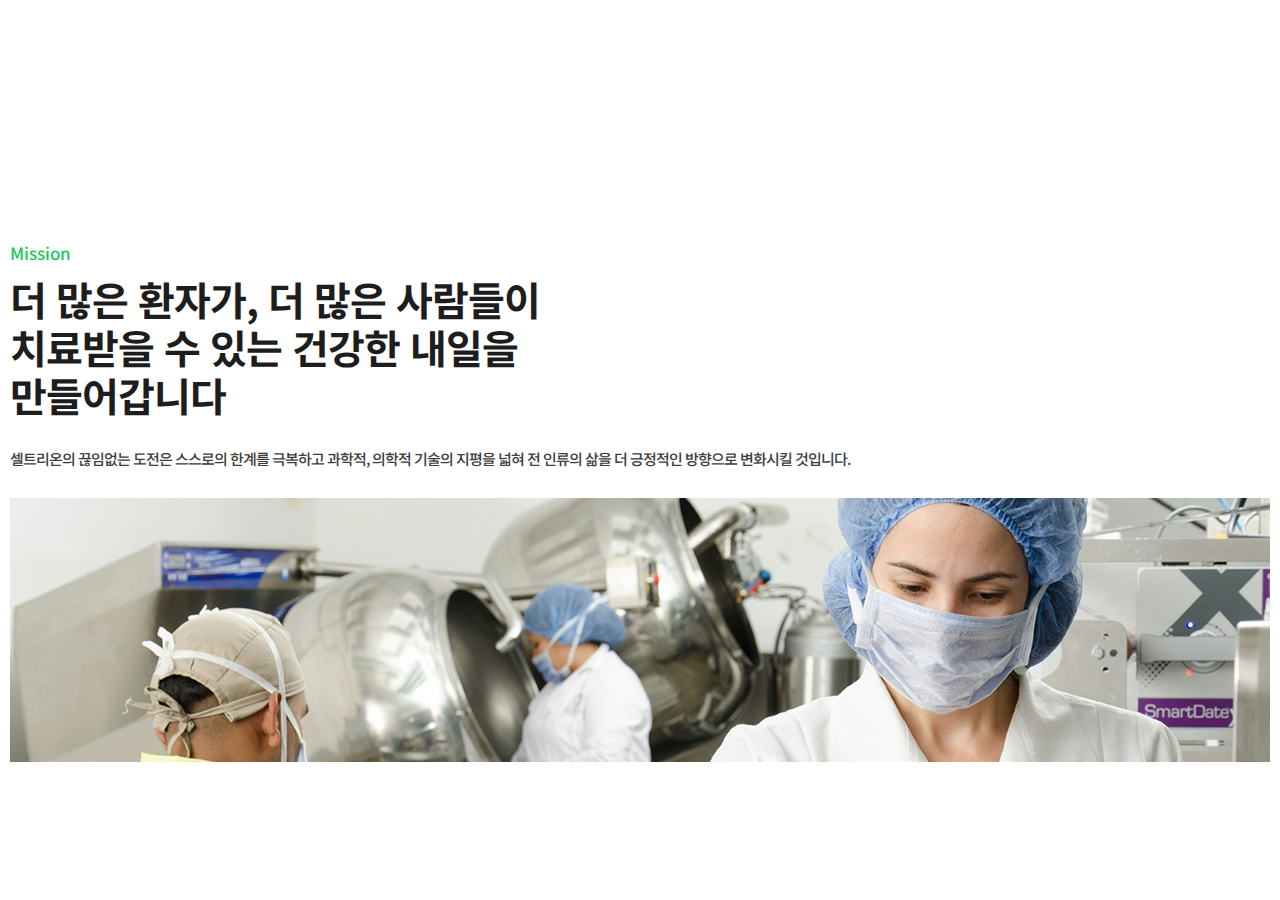
<file: cell.html>
<!DOCTYPE html>
<html lang="ko">
<head>
    <meta charset="UTF-8">
    <meta name="viewport" content="width=device-width, initial-scale=1.0">
    <link rel="stylesheet" href="cell.css">
    <title>셀트리온 기업소개</title>

</head>
<body>
    <div class="wrapper">
        <h1>Mission</h1>
        <p class="tit">더 많은 환자가, 더 많은 사람들이<br>
            치료받을 수 있는 건강한 내일을<br>
            만들어갑니다</p>
        <p>셀트리온의 끊임없는 도전은 스스로의 한계를 극복하고 과학적, 
            의학적 기술의 지평을 넓혀 전 인류의 삶을 더 긍정적인 방향으로 변화시킬 것입니다.</p>
        <img src="cell.png" alt="연구원이 연구하는 모습의 사진">
    </div>
</body>
</html>
</file>
<file: cheongsando/css/main.css>
@import url(default.css);
@import url(fonts.css);

/* 글자의 스타일은 상속받음. 기본글자의 스타일은 
모든 태그를 감싸는 html body에 선언 */
html, body {
    font-family: 'S-CoreDream', sans-serif;
    font-weight: 400;
    font-size: 15px;
    letter-spacing: 0em; /* 자간 */
    line-height: 1.4; /* 배수 - 글자크기에 1.3배 */
    color: #3d3d3d; /* 글자 색상 */
    word-break: keep-all; /* 단어별로 줄바꿈 */
}
/* 홈페이지 전체를 감싸는 요소 - 
   가로스크롤바가 생겼을때 배경이 짤리는 현상을 막음 */
#wrap {
    min-width: 1260px;
}
/* 홈페이지의 넓이를 제한하고 가운데정렬 */
.wrapper {
    width: 1260px;
    margin: 0 auto; /* 가운데정렬 */
}

header {
    height: 100px;
    /* 감싸는 요소 어떤값에도 position을 안주면 body를 기준으로 정렬 
      header는 원래 block요소 이기때문에 넓이가 브라우저 넓이만큼 들어감... 
      근데, position:absolute값이 적용되면 넓이값은 내부 콘텐츠 요소의 
      넓이값만큼만 적용됨..... 
      header에 position:absolute를 주면 넓이 100%를 준다고 생각... */
    position: absolute; 
    left: 0;
    top: 0;
    width: 100%;
    z-index: 100;
    /* position 속성이 있는 요소들은 서로 순서(위아래)가 존재함. 
       기본적으로 나중에 position이 선언된 요소가 더 위에 존재함
       <header></header> -- position
       <section class="visual"></section> -- position
       이렇게 코딩된경우 visual이 header보다 위에 배치됨
       이때 header를 더 위에 배치하기 위해서 주는 속성
       (순서를 변경하기 위해서 주는 속성을 z-index라고 함.
       z-index는 숫자가 높은 요소가 더 위
       대부분 header는 100 나머지 콘텐츠는 100아래 값을 줌
       <header></header> -- position  z-index 100
       <section class="visual"> -- position z-index 10 
           <div class="tit"></div> -- position z-index 200
       </section>
        header가 맨위가 됨... 
        visual tit은 visual보다 위에 배치될 수가 없음. 
        (감싸는 요소가 z-index 10이기때문에 header보다 높은 숫자를 줘도 아래 배치)
    */
    border-bottom: 1px solid rgba(255,255,255,0.2);
}
header .wrapper {
    display: flex;
    justify-content: space-between;
}
header .logo {
    margin: 34px 0 0 0;
}
header .gnb ul {
    display: flex;
}
header .gnb ul li a {
    display: block;
    padding: 37px 30px 32px 30px;
    color: #fff;
    font-size: 22px;
}
header .gnb ul li a:hover {
    color: #2264DC;
    font-weight: 700;
}
.visual {
    border-radius: 0 0 250px 0;
    background: url(../images/visual_bg.png) no-repeat center center / cover;
}
.visual .wrapper {
    height: 900px;
    /* .visual .camera absolute의 기준 
     absolute는 감싸는 요소 중에서 position 속성을 가지고 있는
     가장 가까운 요소를 기준으로 정렬이 됨
      <div> -- position:relative
        <strong> -- position:relative
            <span></span> -- absolute
        </strong>
      </div>
      이런 구조의 경우 span태그는 strong을 기준으로 정렬 
      절대 div를 기준으로 정렬 불가

      만약 해당 요소가 position 속성이 없으면 position:relative를 줌
      relative는 어떠한 요소에 주더라도 스타일에 영향을 미치지 않음
    */
    position: relative;
}
.visual h2 {
    padding: 282px 0 0 0;
    text-align: center; /* 이미지도 가운데 정렬 가능 */
}
.visual .camera {
    /* .visual .wrapper 를 기준으로 정렬*/
    position: absolute;
    right: -75px;
    bottom: -44px;
}
.visual .camera a {
    display: flex;
    flex-direction: column;
    justify-content: center;
    width: 150px;
    height: 150px;
    border-radius: 50%; /* 정사각형에 border-radius 50%가 동그라미 */
    background-color: #2264DC;
    color: #fff;
    text-align: center;
    box-shadow: 3px 3px 10px rgba(0,0,0,0.16);
}
.visual .camera a span {
    margin: 5px 0 0 0;
    line-height: 1.2;
}

.culture .tit {
    margin: 112px 0 26px 0;
}
.culture .tit h2 {
    color: #1d1d1d;
    font-size: 40px;
    font-weight: 700;
    letter-spacing: -0.03em;    
}
.culture .list ul {
    display: flex;
    justify-content: space-between;
}
.culture .list ul li {
    width: 297px;
}
.culture .list ul li a h3 {
    color: #1d1d1d;
    font-weight: 700;
    font-size: 20px;
    margin: 21px 0 5px 0;
}
.culture .list ul li a .photo {
    overflow: hidden;
    /* 이미지가 photo의 크기보다 커지면 
       넘치는 부분 숨김 */
    font-size: 0;
    line-height: 0;
    /* 이미지 하단에는 글자의 행간(여백)값이 들어감. 그래서 하단에 여백이 조금 발생
      이 여백을 없애고 싶다면 이미지만 감싸는 요소가 글자크기0 행간0 값을 줘야함. */
}
.culture .list ul li a .photo img {
    transition: 0.5s;
}
.culture .list ul li a:hover .photo img {
    transform: scale3d(1.2, 1.2, 1);
}
.culture .wrapper {
    position: relative; 
    /* .culture .more a 정렬의 중심 */
}
.culture .more {
    /* .culture .wrapper를 기준으로 정렬 */
    position: absolute; 
    right: 0;
    top: 32px;
}
.culture .more a {
    display: block;
    padding: 8px 49px 7px 21px;
    border: 1px solid #9F9F9F;
    border-radius: 20px;
    background: url(../images/more.svg) no-repeat right 22px top 13px;
    /* 오른쪽에서 22px 떨어져서 있고, 위아래 가운데 */
    color: #666;
    transition: 0.1s;
    /* 나중에 a에 class가 추가되거나 또는 오버를 해서 스타일이 변경된다면
       0.5초의 시간동안 천천히 변하기 */
}
.culture .more a:hover {
    /* background가 선언된 상태에서 
       오버했을때 색상만 변한다면 반드시 background-color라고 정확하게 
       해당 속성명을 써줘야함; background라고 하고 색상만 선언하면 모든게 취소됨. */
    border-color: #2264DC;
    background-color: #2264DC;
    background-image: url(../images/more_w.svg);
    color: #fff;
}


.tour .tit {
    margin: 125px 0 26px 0;
}
.tour .tit h2 {
    color: #1d1d1d;
    font-size: 40px;
    font-weight: 700;
    letter-spacing: -0.03em; 
}
.tour .list ul {
    display: flex;
    justify-content: space-between;
}
.tour .list ul li {
    width: 190px;
    background-position: center center;
    background-repeat: no-repeat;
    background-size: cover;
    color: rgba(255,255,255,0.8);
}
/* li중에서 active 클래스를 갖고 있는 li */
.tour .list ul li.active {
    width: 618px;
}
.tour .list ul li.tour1 {
    background-image: url(../images/tour1.png);
}
.tour .list ul li.tour2 {
    background-image: url(../images/tour2.png);
}
.tour .list ul li.tour3 {
    background-image: url(../images/tour3.png);
}
.tour .list ul li.tour4 {
    background-image: url(../images/tour4.png);
}
.tour .list ul li a {
    height: 550px;
    display: flex;
    flex-direction: column;
    justify-content: flex-end;
    padding: 0 5px 63px 5px;
    text-align: center;
}
.tour .list ul li.active a {
    padding: 0 40px 34px 40px;
    text-align: left;
}
.tour .list ul li a p {
    display: none; /* 숨김 (공간차지X) */
}
.tour .list ul li.active a p {
    display: block; 
    /* 나타남; display:none; 으로 숨기는 경우 
       display:inine; inline-block; block; flex; 줘도 모두 나타남 */
}
.tour .list ul li a h3 {
    font-weight: 700;
    font-size: 20px;
    color: #fff;
}
.tour .wrapper {
    position: relative; /* .tour .more 정렬의 기준 */
}
.tour .more {
    position: absolute; /* .tour .wrapper를 기준으로 정렬 */
    right: 0;
    top: 28px;
}
.tour .more a {
    padding: 10px 50px 8px 22px;
    border: 1px solid #9F9F9F;
    border-radius: 20px;
    display: inline-block;
    background: url(../images/more.svg) no-repeat right 22px center;
}
.tour .more a:hover {
    border-color: #2264DC;
    background-color: #2264DC;
    background-image: url(../images/more_w.svg);
    color: #fff;
}

.community {
    margin: 165px 0 0 0;
    height: 776px;
    background: url(../images/community_bg.png) no-repeat center center / cover;
    color: rgba(255,255,255,0.8);
}
.community .wrapper {
    display: flex;
}
.community .tit {
    width: 321px;
    margin: 167px 0 0 0;
}
.community .tit h2 {
    color: #fff;
    font-size: 40px;
    font-weight: 700;
    letter-spacing: -0.03em;
    line-height: 1.2;
}
.community .tit strong {
    font-size: 31px;
    color: #fff;
    margin: 9px 0 13px 0;
    display: block; /* margin을 적용해주기 위한값 */
}
.community .news {
    background-color: rgba(75, 95, 109, 0.66);
    border-radius: 10px;
    backdrop-filter: blur(3px); /* 박스의 뒷배경을 흐리게 하는 효과 */
    width: 511px;
    height: 366px;
    margin: 123px 0 0 0;
    padding: 0 35px; /* 내부여백 */
}
.community .news h3 {
    font-weight: 700;
    font-size: 20px;
    color: #fff;
    margin: 39px 0 22px 0;
}
.community .news ul li {
    border-top: 1px solid rgba(255,255,255,0.2);
}
.community .news ul li:first-child {
    border-top: 0;
}
.community .news ul li a {
    display: flex;
    justify-content: space-between;
    padding: 10px 0 9px 0;
}
.community .news ul li a strong {
    color: #fff;
    font-size: 15px;
}
.community .news ul li a:hover strong {
    font-weight: 700;
}
.community .link {
    width: 404px; /* li한개의 넓이X2  + gap */
    margin: 123px 0 0 24px;
}
.community .link ul {
    display: flex;
    flex-wrap: wrap; /* 두줄허용 */
    gap: 24px; /* li사이의 여백 */
}
.community .link ul li {
    width: 190px;
}
.community .link ul li a {
    display: block;
    height: 171px;
    padding: 32px;
    background-color: rgba(75, 95, 109, 0.66);
    border-radius: 10px;
    backdrop-filter: blur(3px);
    color: #fff;
    font-size: 20px;
    font-weight: 700;
    letter-spacing: -0.03em;
    line-height: 1.2;
    background-position: right 32px bottom 32px;
    background-repeat: no-repeat;
}
.community .link ul li.link1 a {
    background-image: url(../images/community_ico1.svg);
}
.community .link ul li.link2 a {
    background-image: url(../images/community_ico2.svg);
}
.community .link ul li.link3 a {
    background-image: url(../images/community_ico3.svg);
}
.community .link ul li.link4 a {
    background-image: url(../images/community_ico4.svg);
}


footer {
    padding: 45px 0 90px 0;
}
footer .wrapper {
    display: flex;
    justify-content: space-between;
}
footer .f_nav ul {
    display: flex;
    gap: 45px; /* li사이여백 */
}
footer .f_nav ul li {
    position: relative; /* ::after 정렬의 기준 */
}
footer .f_nav ul li::after {
    content: ""; 
    /* 가상요소 before와 after사용하실때는 반드시 content 필요 
       지우면 나타나지 않음 */
    width: 1px;
    height: 12px;
    background-color: #CCCCCC;
    display: block;
    position: absolute; /* 각각의 li를 기준으로 정렬 */
    right: -24px;
    top: 4px;
}
/* li중에서 마지막 li의 after */
footer .f_nav ul li:last-child::after {
    display: none;/* 숨김 */
}
footer .f_info {
    margin: 32px 0 13px 0;
    display: flex;
    gap: 45px; /* li사이여백 */
}
footer .copyright {
    color: #666;
}
footer .familysite button {
    width: 190px;
    height: 41px;
    border: 1px solid #9F9F9F;
    border-radius: 10px;
    padding: 0 15px;
    text-align: left; /* 버튼의 기본은 가운데 - 왼쪽정렬로 변경 */
    background: url(../images/more.svg) no-repeat right 15px center;
}
</file>
<file: chinghung/css/main.css>
@import url(default.css);  /*default.css.불러오기*/

@font-face {
	font-family: 'Pretendard';
	font-weight: 700;
	font-display: swap;
	src: local('Pretendard Bold'), url(../fonts/Pretendard-Bold.woff2) format('woff2'), url(../fonts/Pretendard-Bold.woff) format('woff');
}
@font-face {
	font-family: 'Pretendard';
	font-weight: 400;
	font-display: swap;
	src: local('Pretendard Regular'), url(../fonts/Pretendard-Regular.woff2) format('woff2'), url(../fonts/Pretendard-Regular.woff) format('woff');
}
html, body {
    font-family: "Pretendard", sans-serif; /*sans-serif : 고딕체라는 의미*/
    font-size: 15px;
    font-weight: 400;
    color: #3d3d3d;
    line-height: 1.4;
    word-break: keep-all; 
    letter-spacing: -0.02em;
}
.wrapper { /*홈페이지 넓이 제한, 가운데정렬*/
    width: 1260px;
    margin: 0 auto;
}
header {
    height: 100px;

}
header .wrapper {
    display: flex;
    justify-content: space-between
}
header .logo {
    margin: 33px 0 0 0;
}
header .gnb ul {
    display: flex;
}
header .gnb ul li a {
    font-size: 22px;
    color: #1d1d1d;
    line-height: 100px; /*header의 높이와 동일한 값*/
    /*행간을 100px주면 높이 100px안에 글자가 위아래 가운데로 정렬*/
    display: block; /*inline요소인 a를 block요소로 변경*/
    margin: 0 25px; /*위아래는 0, 좌우는 25px*/
}
header .gnb ul li a:hover { /*hover - 마우스를 오버했을 때*/
    font-weight: 700;
    color: #153bcc;
}
.visual {
    background: url(../imags/visual_bg.png) no-repeat center center / cover;
    height: 800px;
    color: #fff;
    text-align: center;
}
.visual h2 {
    font-size: 50px;
    font-weight: 700;
    line-height: 1.1;
    padding: 315px 0 20px 0;
}
.biz .tit {
    margin: 130px 0 30px 0;
}
.biz .tit h2 {
    color: #153bcc;
}
.biz .tit strong {
    font-size: 35px;
    color: #1d1d1d;
    font-weight: 700;
    margin: -20px 0 0 0;
}
.biz .list ul {
    display: flex;
    justify-content: space-between;
    text-align: center;
}
</file>
<file: djbus/css/main.css>
@import url(fonts.css);
@import url(default.css);

/*글자의 스타일은 상속받음 - 기본글자의 스타일은 모든 태그를 감싸는 html, body에 선언*/
html, body {
    font-family: 'Pretendard', sans-serif;
    font-size: 16px;
    font-weight: 400;
    color: #2d2d2d;
    line-height: 1.4;
    letter-spacing: 0em; /*자간*/
    word-break: keep-all; /*단어별로 줄바꿈*/
}
#wrap { /* # - id / 홈페이지 전체를 감싸는 요소*/
    min-width: 1260px; /*스크롤바를 움직일 때 짤리는 걸 방지*/
}
.wrapper { /*홈페이지의 넓이를 제한하고 가운데 정렬*/
    width: 1260px;
    margin: 0 auto; /*가운데정렬*/
}

header {
    height: 100px;
}
header .wrapper {
    display: flex;
    justify-content: space-between;
}
header .logo {
    margin: 21px 0 0 0;
}
header .gnb ul {
    display: flex;
}
header .gnb ul li a { /*1차 메뉴 사이즈 - a에게 여백줘야 함*/
    font-size: 20px;
    color: #1d1d1d;
    padding: 36px 27px;
    display: block; /*a는 inline태그*/
}
header .gnb ul li a:hover { /*마우스를 올렸을 때*/
    color: #0057BE;
    font-weight: 800;
    font-size: 21px;
}

.visual {
    height: 850px;
    background: url(../images/visula_bg.png) no-repeat center center / cover;
    color: #fff;
}
.visual strong {
    padding: 365px 0 0 0;
    display: block; /*인라인 요소는 여백이 적용X*/
}
.visual h2 {
    font-size: 45px;
    line-height: 1.2;
}

.introduce .art {
    display: flex;
    justify-content: center;
    margin: 160px 0 56px 0;
}
.introduce .art .txt {
    margin: 0 0 0 107px;
    width: 428px;
}
.introduce .scholarship {
    display: flex;
    justify-content: center;
    text-align: right;
}
.introduce .scholarship .txt {
    margin: 0 107px 0 0;
    width: 428px;
}
.introduce .scholarship ul { /*flex로 배치한 버튼을 오른쪽 정렬*/
    justify-content: flex-end;
} 
.introduce h2 {
    color: #1d1d1d;
    font-size: 45px;
    font-weight: 800;
    margin: 65px 0 0 0;
}
.introduce strong {
    color: #0057BE;
    font-size: 25px;
    font-weight: 800;
    line-height: 1.2;
    margin: 14px 0;
    display: block;
}
.introduce ul {
    display: flex;
    /*a태그는 원래 좌우로 배치 -> 하지만 좌우 여백이 발생 -> 좌 우 여백 삭제 flex*/
    margin: 35px 0 0 0;
}
.introduce ul li a {
    border: #666 solid 1px;
    padding: 6px 21px;
    display: block; /*padding값을 적용하기 위해*/
    margin: 0 10px 0 0;
}
.introduce ul li:last-child a { /*마지막 li의 a*/
    margin-right: 0;
}
.introduce ul li a:hover {
    background-color: #8EE353;
    border: #8EE353 solid 1px;
    color: #fff;
}

.promotion {
    background: url(../images/news_bg.png) no-repeat center top;
    /*배경보다 내부의 콘텐츠 길이가 더 긺 -> 배경의 위치를 정확하게*/
    margin: 160px 0 0 0;
}
.promotion .news {
    color: rgba(255,255,255,0.8);
    padding: 130px 0;
}
.promotion .news .wrapper {
    display: flex;
    justify-content: space-between
}
.promotion .news .tit h2 {
    font-size: 45px;
    font-weight: 800;
    color: #fff;
    margin: 0 0 5px 0;
    padding: 20px 0 0 0;
}
.promotion .news .tit h2 strong {
    color: #8EE353;
}
.promotion .news .tit a {
    border: 1px solid rgba(255,255,255,0.8);
    padding: 6px 21px;
    display: inline-block;
    margin: 40px 0 0 0;
}
.promotion .news .tit a:hover {
    background-color: #8EE353;
    border: #8EE353 solid 1px;
    color: #0057BE
}
.promotion .list {
    width: 750px;
    height: 416px;
}
.promotion .list ul li {
    border-bottom: 1px solid rgba(255,255,255,0.1);
}
.promotion .list ul li:last-child {
    border-bottom: none
}
.promotion .list ul li a {
    display: flex; /*block 요소로 만들어서 넓이가 100% 됨*/
    justify-content: space-between;
    align-items: center; /*위아래 가운데*/
    padding: 29px 0;
}
.promotion .list ul li strong {
    font-size: 25px;
    color: #fff;
}
.promotion .list ul li a:hover strong {
    color: #8EE353;
    font-weight: 800;
}
.promotion .list ul li a:hover span {
    color: #8EE353;
}
</file>
<file: sdream/css/main.css>
@import url(default.css);
@import url(fonts.css);
@import url(common.css);

/*폰트2개 - 제목:gmarket , 본문:pretendard
  body에는 본문 서체 적용.
  
  제목 서체를 적용하는 방법
  1. css에서 해당 요소를 모두 선택해서 
  .biz h2 이렇게 각각 불러서 gmarket 서체 적용 - font-family:gmarket 계속 선언

  2. css를 하나를 만듦
  예를 들어 .tit 이라고
  html에서 gmarket 서체를 써야하는 html요소에
  <section class="biz">
    <h2 class="tit"></h2> -- 필요한 곳에 class명을 주는 방식
  </section> */

.tit {font-family: 'GmarketSans', sans-serif; font-weight: 500; line-height: 1.2;}
.tit_b {font-family: 'GmarketSans', sans-serif; font-weight: 700; line-height: 1.2;}

header {position: absolute; left: 0; top: 0; width: 100%; height: 100px; border-bottom: 1px solid rgba(255,255,255,0.2); color: #fff;
    z-index: 100;} /*position을 가지고 있는 요소들 중에서 제일 높은 숫자를 줘서 위에 배치 - 메뉴 작동*/
header .wrapper {display: flex; justify-content: space-between;}
header .logo {padding: 17px 0 0 0;}
header .gnb .gnb_open {display: none;} /*모바일에서만 나타남 - pc에서는 숨김*/
header .gnb .gnb_wrap ul {display: flex;}
header .gnb .gnb_wrap ul li a{padding: 40px 39px 36px 39px; font-size: 20px; display: block; position: relative; /*after 정렬의 기준*/}
header .gnb .gnb_wrap ul li a::after {position: absolute; right: 0; top: 46px; content: ""; /*after를 보이게 하는 값*/
    width: 6px; height: 6px; border-radius: 50%; background-color: rgba(255,255,255,0.5);}
header .gnb .gnb_wrap ul li:last-child a::after {display: none;}
@media screen and (max-width:640px){
        header {height: 387px; border-radius: 0;}
        header .wrapper {display: flex; justify-content: space-between;}
        header .logo {padding: 11px 0 0 0;}
        header .logo img {width: 70px;}
            /*이미지 태그로 코딩한 요소는 사이즈가 변경되면
            반드시 css에서 img 태그를 불러서 스타일을 줘야함
            감싸는 요소에 줘도 적용안됨
            넓이를 조절하면 높이는 알아서 조절됨 */
        header .gnb .gnb_open /*이미header에 position값이 존재함-header를 기준으로 정렬*/
            {display: block; position: absolute; right: 0; top: 0; width: 60px; height: 50px; font-size: 0; line-height: 0;} /*글자숨기기*/
        header .gnb .gnb_wrap {display: none;} /*메뉴는 열기 버튼을 클릭했을 때만 나옴*/
}

.visual {background: url(../images/visual_bg.png) no-repeat center center / cover; color: #fff; height: 900px; text-align: right;}
.visual strong {padding: 360px 0 10px 0; display: block;}
.visual h2 {font-size: 50px;}
@media screen and (max-width:640px){
        .visual {height: auto; padding: 170px 0;}
        .visual strong {display: none;}
        .visual h2 {font-size: 20px; font-weight: 700;}
}

.biz {margin: 149px 0 0 0;}
.biz .wrapper {display: flex;  justify-content: space-between; /*--flex로 정렬하면 좌우요소의 길이가 같아짐*/
    align-items: flex-start; /*--구현을 위해서 존재하는 만큼만 길이가 잡혀야함*/}
.biz .subject {position: sticky; top: 30px;}
    /*나를 감싸는 요소의 길이 내부에서 스크롤되는 동안 상단에 고정
      - 감싸는 요소가 모두 스크롤되면 따라서 스크롤됨 대부분 top만 줌
        고정될 때 상단의 여백이 됨  
        단점 : 감싸는 요소중에서 절대 overflow:hidden;을 주면 안됨*/
.biz .subject strong {color: #004289; font-size: 20px;}
.biz .subject h2 {color: #2d2d2d; font-size: 45px; margin: 5px 0 0 0;}
.biz .list {width: 832px;}
.biz .list ul {display: flex; flex-wrap: wrap; /*2줄 허용*/ gap: 24px;}
.biz .list ul li {width: 404px; border-radius: 50px; overflow: hidden; /*넘치는 요소 삭제*/}
.biz .list ul li a {height: 300px; display: block; position: relative; color: #fff;} /*h3 정렬의 기분*/
.biz .list ul li a .photo::before {display: none; position: absolute; left: 0; top: 0; width: 100%; height: 100%; 
    background-color:rgba(255,255,255,0.75); content: "";}
.biz .list ul li a:hover .photo::before {display: block;}
.biz .list ul li a h3 {position: absolute; left:0; top: 133px; width: 100%; text-align: center; font-size: 35px;} /*a를 기준으로 정렬*/
.biz .list ul li a:hover h3 {color: #004289;}
.biz .list ul li a .more {position: absolute; left: 0; top:180px; bottom: 80px; width: 100%; text-align: center; color: #004289; display: none;}
.biz .list ul li a:hover .more {display: block;}
.biz .list ul li:nth-child(odd)/*홀수*/ {transform: translate(0, 83px);}
    /*transform은 현재으이 위치에서부터 요소를 움직이는데 살짝 absolute처럼 다른요소와 부딪치더라도 배치할 수 있음
    margin은 다른 요소와 중복되면 밀리는 현상이 발생하는데 transform: translate로 움직이는 것은 공간을 차지하지 않음
    기본적으로 모든 여백은 margin이고 margin으로 안되는 경우 transform: translate를 사용*/
@media screen and (max-width:640px){
        .biz {margin: 41px 0 0 0;}
        .biz .wrapper {display: block;}
        .biz .subject {position: relative;  /* sticky를 해제하기 위해서*/  margin: 0px 0 13px 0;}
        .biz .subject h2 {font-size: 20px; margin: 0; font-weight: 700; color: #2d2d2d;}
        .biz .subject h2 br {display: none;}
        .biz .subject strong {font-size: 13px; font-weight: 500;}
        .biz .list {width: auto; /* 넓이 고정값 해제 */}
        .biz .list ul {gap: 16px; margin-top: 50px;}
        .biz .list ul li {/* width: calc(50% - 8px); */ width: calc(50% - 8px); color: #3D3D3D; border-radius: 0; overflow: visible;}
            /* overflow 해제 - 길이만큼 늘어나게 모바일에서 사이즈가 줄어들면 제목이 2줄이 될 수도 있음 */
        .biz .list ul li:nth-child(odd) {transform: translate(0, 0);}
        .biz .list ul li a {height: auto; /* 제목이 여러줄이 될 수도 있음 */ text-align: left;}
        .biz .list ul li a:hover .photo::before {display: none;}
        .biz .list ul li a .photo {height: 152px; overflow: hidden; border-radius: 20px;}
        .biz .list ul li a .photo img {width: 100%; height: 100%; object-fit: cover;}
            /* pc와 mobile에서 이미지의 비율이 다르게 보일때 img태그로 코딩한 이미지를 
                정해진 영역에 맞게 사이즈를 리사이즈해주는 코딩 */
        .biz .list ul li a h3 {position: relative; /* absolute 해제 */
            left: auto; top: auto; font-size: 13px; font-weight: 500; margin: 5px 0 0 0; color: #2d2d2d;}
        .biz .list ul li a:hover h3 {bottom: auto;}
        .biz .list ul li a:hover p {display: none;}
        .biz .list ul li a:hover .more {display: none;}
}

.news {background-color: #F2FAFE; margin: 221px 0 0 0; padding: 154px 0 172px 0;}
.news .subject strong {font-size: 20px; color: #004289;}
.news .subject h2 {font-size: 45px; color: #2d2d2d; margin: 5px 0 38px 0;}
.news .list ul {display: flex; justify-content: space-between;}
.news .list ul li {width: 404px; }
.news .list ul li a h3 {color:#2d2d2d; font-size: 20px; margin: 25px 0 20px 0;
                    white-space: nowrap; overflow: hidden; text-overflow: ellipsis;} /*무조건 1줄로*/
    /*제목을 무조건 2줄로 주고싶은 경우: line-height, height(행간X줄수/단위em), overflow:hidden을 준다*/
.news .list ul li a {border-top: 1px solid #3d3d3d; display: block;}
.news .list ul li a p {line-height: 1.4; height: 4.2em; overflow: hidden;}
.news .list ul li a:hover {color: #004289; border-color: #004289;}
.news .list ul li a:hover h3 {color: #004289;}
.news .list ul li a:hover .date {color: #004289;}
.news .list ul li a .date {color: #666666; display: block; margin: 35px 0 0 0;}
.news .wrapper {position: relative;}
.news .more {position: absolute; right: 0; top: 55px; color: #004289;}
.news .more a {padding: 11px 46px 10px 28px; border-radius: 50px; position: relative;}
.news .more a::after {position: absolute; right: 20px; top: 9px; width: 19px; height: 19px; content: "";
                    background: url(../images/news_more.svg) no-repeat center center / contain;} 
                    /*more를 기준으로 정렬*/
.news .more a:hover {background-color: #004289; color: #fff;}
.news .more a:hover::after {background-image: url(../images/news_more_w.svg);}
@media screen and (max-width:640px){
        .news {background-color: #f7f7f7; margin: 60px 0 0 0; padding: 60px 0;}
        .news .subject strong {font-size: 13px; font-weight: 500;}
        .news .subject h2 {font-size: 20px; font-weight: 700; margin: 0 0 30px 0;}
        .news .list ul {display: block;}
        .news .list ul li {width: 100%;}
        .news .list ul li a h3 {color:#2d2d2d; font-size: 13px; overflow: hidden; width: calc(100%-80px); margin: 0;
                text-overflow: ellipsis; white-space: wrap;}
        .news .list ul li a {border-top: 1px solid #3d3d3d; display: flex; justify-content: space-between; padding: 22px 0 13px 0;}
        .news .list ul li:last-child a {border-bottom: 1px solid #666666;}
        .news .list ul li a p {display:none;}
        .news .list ul li a .date {color: #666666; display: block; margin: 0px 0 5px 0;}
        .news .wrapper {position: relative;}
        .news .more {position: absolute; right: 0; top: 24px; color: #004289; font-size: 12px; }
        .news .more a {padding: 6px 31px 5px 12px; border-radius: 50px; position: relative; border: 1px solid #004289; border-radius: 20px;}
        .news .more a::after {position: absolute; right: 10px; top: 5px; width: 15px; height: 15px; content: "";
                            background: url(../images/news_more.svg) no-repeat center center / contain;} 
}

.wepzine .subject strong {font-size: 20px; color: #004289; margin: 175px 0 0 0; display: block;}
.wepzine .subject h2 {font-size: 45px; color: #2d2d2d; margin: 5px 0 38px 0;}
.wepzine .list ul {display: flex; justify-content: space-between;}
.wepzine .list ul li {width: 404px; height: 407px;}
.wepzine .list ul li a {display: block; background-color: #f4f4f4; padding: 0 0 25px 0; }

.wepzine .list ul li a .photo {overflow: hidden; height: 276px;}
.wepzine .list ul li a .photo img {width: 100%; height: 100%; object-fit: cover; transition: 0.5s;}
    /*이미지를 가져오는 경우 디자인대로 리사이즈하는 방법
     1.이미지를 감싸는 요소가 넓이와 높이를 가지고 있어야함.(overflow:hidden;)
     2.이미지에는 width:100%, height:100%, object-fit:cover를 줘야함*/

.wepzine .list ul li a strong {color: #004289; display: block; margin: 25px 25px 5px 25px;}
.wepzine .list ul li a h3 {font-size: 23px; color: #2d2d2d; margin: 0 25px;}
.wepzine .list ul li a:hover .photo img {transform: scale3d(1.2,1.2,1);} /*a에 마우스를 오버하면 이미지 확대*/
    /* .wepzine .list ul li a .photo img {transition: 0.5s;} -- 부드럽게 적용 */
.wepzine .list ul li a:hover {background-color: #004289; color: #fff; box-shadow: 4px 4px 4px #9C9C9C;}
.wepzine .list ul li a:hover strong {color: #fff;}
.wepzine .list ul li a:hover h3 {color: #fff; font-weight: 800;} 
.wepzine .wrapper {position: relative;} /*more의 정렬 기준*/
.wepzine .more {position: absolute; right: 0; top: 55px;/*wrapper를 기준으로 정렬*/}
.wepzine .more a {display: block; color: #004289; padding: 9px 41px 7px 24px; position: relative;}
.wepzine .more a::after {position: absolute;/*a를 기준으로 정렬*/ 
        right: 18px; top: 8px; width: 19px; height: 19px; content: "";
        background: url(../images/news_more.svg) no-repeat center center / contain;}
.wepzine .more a:hover {background-color: #004289; color: #fff; border-radius: 20px;}
.wepzine .more a:hover::after {background-image: url(../images/news_more_w.svg);}
@media screen and (max-width:640px){
        .wepzine .subject strong {font-size: 13px; font-weight: 500; margin: 50px 0 0 0;}
        .wepzine .subject h2 {font-size: 20px; font-weight: 700; margin: 0 0 20px 0;}
        .wepzine .list ul {flex-direction: column}
        .wepzine .list ul li {width: auto; height: auto;}
        .wepzine .list ul li:nth-child(3) {display: none;}
        .wepzine .list ul li a {background-color: transparent; padding: 0;}
        .wepzine .list ul li a .photo {overflow: hidden; height: 216px;}
        .wepzine .list ul li a strong {font-size: 12px; margin: 3px 0;}
        .wepzine .list ul li a h3 {font-size: 15px; margin: 0; font-weight: 700;
                            line-height: 1.3; height: 2.6em; overflow: hidden;} /*무조건 2줄*/
        .wepzine .list ul li a:hover .photo img {transform: none;}
        .wepzine .list ul li a:hover {background-color: transparent; color: #2d2d2d; box-shadow: none;}
        .wepzine .list ul li a:hover strong {color: #004289;}
        .wepzine .list ul li a:hover h3 {color: #2d2d2d;} 
        .wepzine .wrapper {position: relative;} 
        .wepzine .more {position: absolute; right: 0; top: 10px;}
        .wepzine .more a {display: block; color: #004289; padding: 6px 31px 5px 15px; position: relative; font-size: 12px; border: 1px solid #004289; border-radius: 20px;}
        .wepzine .more a::after {position: absolute;
                right: 13px; top: 5px; width: 15px; height: 15px; content: "";}
        .wepzine .more a:hover {background-color: transparent; color: #004289;}
        .wepzine .more a:hover::after {background-image: url(../images/news_more.svg);}
}

.introduce {background-color: #f7f7f7; padding: 120px 0 143px 0; margin-top: 184px;}
.introduce .subject strong {font-size: 20px; color: #004289; text-align: center; display: block;}
.introduce .subject h2 {font-size: 45px; color: #2d2d2d; text-align: center; margin-bottom: 50px;}
.introduce .list ul {display: flex; justify-content: center;}
.introduce .list ul li {width: 618px;}
.introduce .list ul li a {display: block; color: #fff;  height: 215px; font-size: 35px; position: relative;}
.introduce .list ul li.intro1 {background: url(../images/introduce1.png) no-repeat center center /cover;}
.introduce .list ul li.intro2 {background: url(../images/introduce2.png) no-repeat center center /cover;}
.introduce .list ul li.intro1 a {padding: 92px 0 0 99px;}
.introduce .list ul li.intro2 a {padding: 92px 0 0 65px;}
.introduce .list ul li.intro1 a::after {position: absolute; background: url(../images/news_more_w.svg) no-repeat center center / contain; right: 54px; top: 46px; height: 123px; width: 123px; content: "";}
.introduce .list ul li.intro2 a::after {position: absolute; background: url(../images/news_more_w.svg) no-repeat center center / contain; right: 46px; top: 46px; height: 123px; width: 123px; content: "";}
.introduce .list ul li a:hover {background-color: rgba(0,0,0,0.8);}
@media screen and (max-width:640px){
        .introduce {padding: 60px 0 75px 0; margin-top: 66px;}
        .introduce .subject strong {font-size: 13px; font-weight: 500; text-align: left;}
        .introduce .subject h2 {font-size: 20px; font-weight: 700; margin: 0 0 20px 0; text-align: left;}
        .introduce .list ul li {width: 50%;}
        .introduce .list ul li a {height: 70px; font-size: 13px;text-align: center;}
        .introduce .list ul li.intro1 a, .introduce .list ul li.intro2 a {padding: 30px 0 0 0;}
        .introduce .list ul li.intro1 a::after, .introduce .list ul li.intro2 a::after {display: none;}
        .introduce .list ul li a:hover {background-color: transparent;}
}

footer {background-color: #666; padding: 55px 0 90px 0; color: rgba(255,255,255,0.8);}
footer .wrapper {position: relative;}
footer .top {position: absolute; right: 0; top: 0;}
footer .top button {border: 1px solid #fff; width: 103px; height: 31px; border-radius: 50px; padding: 4px 30px 0 0; position: relative;}
footer .top button::after {background: url(../images/top.svg) no-repeat center center / contain; position: absolute; right: 9px; top: 0; content: ""; height: 29px; width: 29px;}
footer .f_nav ul {display: flex; gap: 40px;}
footer .f_nav ul li {position: relative;}
footer .f_nav ul li::after {position: absolute; right: -20px; top: 4px; height: 12px; width: 1px; background-color: rgba(255,255,255,0.2); content: "";}
footer .f_nav ul li:last-child::after {display: none;}
footer .f_info {margin: 40px 0 10px 0; display: flex; gap: 40px;}
footer .copyright {color: rgba(255,255,255,0.6);}
@media screen and (max-width:640px){
        footer {padding: 21px 0 50px 0;}
        footer .top {position: relative; right: auto; top: auto; text-align: right;}
        footer .top button {width: 69px; height: 25px; border-radius: 50px; padding: 1px 11px 0 0; position: relative;}
        footer .top button::after {right: 5px; top: -2px;}
        footer .f_nav ul {flex-wrap: wrap;/*여러줄허용*/ gap: 0;}
        footer .f_nav ul li {position: relative; margin: 15px 20px 7px 0;}
        footer .f_nav ul li::after {position: absolute; right: -10px; top: 2px; height: 10px; width: 1px; background-color: rgba(255,255,255,0.2); content: "";}
        footer .f_nav ul li:last-child::after {display: none;}
        footer .f_info {margin: 30px 0 10px 0; display: flex; gap: 0; flex-wrap: wrap;}
        footer .f_info address, footer .f_info span {margin: 0 20px 7px 0;}
}
</file>
<file: test_0527_2/main.css>
@import url('https://fonts.googleapis.com/css2?family=Noto+Sans+KR:wght@100..900&display=swap');
/* body에서 선언한 글자의 스타일은 body내부의 태그에 상속이 됨 (단, 글자 속성만) */
body {
    color: #3d3d3d; /* 색상 */
    font-family: "Noto Sans KR", sans-serif; /* 서체 */
    font-weight: 500; /* 두께 - regular 500 */
    font-size: 15px; /* 글자크기 */
    letter-spacing: -0.05em; /* 자간 -50 */
    line-height: 1.4; /* 행간 - 1.4 배수 */
    word-break: keep-all; /* 단어별로 줄바꿈 */
}
/* 모든 태그의 기본 여백을 모두 삭제 - 필요한 여백을 내가 줌 */
* {
    padding: 0;
    margin: 0;
}
/* 홈페이지의 넓이를 제한하고 브라우저의 가운데 정렬*/
.wrapper {
    width: 1260px;
    margin: 0 auto;
}

h1 {
    color: #20c85a;
    font-size: 17px;
    font-weight: 500;
    margin: 90px 0 0 0;
}
.tit {
    color: #1d1d1d;
    font-size: 40px;
    font-weight: 700;
    line-height: 1.2;
}
p {
    margin: 0 0 35px 0;
}
.photo {
    margin: 0 0 35px 0;
}
strong {
    color: #20c85a;
    font-weight: 700;
}
</file>
<file: test_0528/css/main.css>
@font-face {
	font-family: 'Pretendard';
	font-weight: 400;
	font-display: swap;
	src: local('Pretendard Regular'), url(../fonts/Pretendard-Regular.woff2) format('woff2'), url(../fonts/Pretendard-Regular.woff) format('woff');
}
@font-face {
	font-family: 'Pretendard';
	font-weight: 700;
	font-display: swap;
	src: local('Pretendard Bold'), url(../fonts/Pretendard-Bold.woff2) format('woff2'), url(../fonts/Pretendard-Bold.woff) format('woff');
}
body {  /* 전체에 적용될 기본 글자 스타일 */
    font-family: "Pretendard";
    font-weight: 400;
    color: #3d3d3d;
    letter-spacing: -0.02em;
    line-height: 1.4; /* 배수 */
    font-size: 15px;
    word-break: keep-all; /* 단어별로 줄바꿈 */
}
/* 홈페이지의 넓이를 결정하고, 가운데 정렬하게 하는 요소 */
.wrapper {
    width: 1260px;
    margin: 0 auto; /* 좌우여백 반반 */
}
* {  /* 모든 태그의 여백 삭제 */
    padding: 0;
    margin: 0;
    box-sizing: border-box; /* 높이, 넓이가 padding 때문에 늘어나는 현상을 막는 속성*/
}
em {  /* 태그의 기울임 스타일 삭제 */
    font-style: normal;
}
li {  /* li앞에 동그라미 삭제 */
    list-style: none;
}
.intro {
    text-align: center; /* 가운데 정렬 */
    margin: 170px 0 170px 0;
}
.biz {
    text-align: center; /* 가운데 정렬 */
    background-color: #f7f7f7;
    padding: 170px 0 170px 0;
}
.intro h1,  .biz h1 {
    font-size: 18px;
    font-weight: 400;
    color: #0091ff;
}
.intro p,  .biz p {
    color: #666666;
    font-size: 50px;
    font-weight: 700;
    line-height: 1.2; /* 배수 */
    margin: -4px;
}
.intro p em,  .biz p em {
    color: #1d1d1d; 
}
.intro p strong,  .biz p strong {
    color: #0091ff;
}
.Company {
    margin: 150px 0 150px 0;
}
.Company h1 {
    color: #1d1d1d;
    font-size: 45px;
    font-weight: 700;
    margin: 0 0 20px 0;
}
.Company p strong {
    font-weight: 700;
    color: #1d1d1d;
}
.Overview {
    /* 배경이미지는 그 영역이 존재하는 만큼만 보임 
    - 영역이 작으면 이미지 잘림 */
    background: url(../images/overview_bg.png) no-repeat center center / cover ; 
    color: #ffffff;  /* 배경때문에 글자의 색이 변경되었다면, 배경과 글자색상을 동시에 선언하는 것이 좋음*/
    height: 603px;
    text-align: right;
    padding: 215px 65px 0 0;
}
.Overview h1 {
    font-size: 45px;
    font-weight: 700;
    margin: 0 0 20px 0;
}
.Overview p strong {
    font-weight: 700;
    text-decoration: underline;
}
.color {
    margin: 150px 0 150px 0;
}
.color h1 {
    color: #1d1d1d;
    font-size: 45px;
    font-weight: 700;
    margin: 0 0 20px 0;
}
.color h2 {
    color: #1d1d1d;
    font-size: 20px;
    font-weight: 700;
    margin: 20px 0 7px 0;
}
.color ul {
    display: flex;
    justify-content: space-between;
}
.color ul li {
    height: 270px;
    width: 190px;
    color: #ffffff;
    padding: 170px 0 0 25px;
}
.color ul li.blue {
    background-color: #00507d;
}
.color ul li.lb {
    background-color: #00a5e5;
}
.color ul li.dg {
    background-color: #4b5151;
}
.color ul li.lg {
    background-color: #bcbdbb;
}
.color ul li.gold {
    background-color: #86754e;
}
.color ul li.silver {
    background-color: #8d908f;
}
.color ul li h3 {
    font-weight: 700;
    line-height: 1.2;
    margin: 0 0 15px 0;
}
</file>
<file: test_0529/css/main_flex.css>
@import url(default.css);  /* default.css.불러오기*/

@font-face {
	font-family: 'Pretendard';
	font-weight: 700;
	font-display: swap;
	src: local('Pretendard Bold'), url(../fonts/Pretendard-Bold.woff2) format('woff2'), url(../fonts/Pretendard-Bold.woff) format('woff');
}
@font-face {
	font-family: 'Pretendard';
	font-weight: 400;
	font-display: swap;
	src: local('Pretendard Regular'), url(../fonts/Pretendard-Regular.woff2) format('woff2'), url(../fonts/Pretendard-Regular.woff) format('woff');
}
html, body {
    font-family: "Pretendard", sans-serif; /* sans-serif : 고딕체라는 의미 */
    font-size: 15px;
    color: #3d3d3d;
    line-height: 1.4;
    font-weight: 400;
    word-break: keep-all;
}
.wrapper {
    width: 1260px;
    margin: 0 auto;
}
.asset h1 {
    color: #1d1d1d;
    font-size: 50px;
    font-weight: 700;
    line-height: 1.1;
    margin: 220px 0 10px 0;
}
.asset ul {
    display: flex;
    justify-content: space-between;
    margin: 50px 0 0 0;
    /*
    ul태그에 flex를 주면 그 자식(바로 아래 태그)에만 좌우로 정렬 적용
        <div>
            <ul>
                <li></li>
                <li></li>
                <li></li>
            </ul>
        </div>
    */

}
.asset ul li {
    width: 404px;
    height: 210px;
    background-color: #f4f4f4;
    border-radius: 20px;
    padding: 75px 0 0 55px;
}
.asset ul li p {
    color: #1d1d1d;
    font-size: 40px;
    font-weight: 700;
    line-height: 1.2;
}
.core {
    margin: 160px 0 0 0;
    display: flex;
}
.core .photo img {
    border-radius: 20px;
}
.core .txt {
    margin: 103px 0 0 110px;
}
.core .txt h1 {
    font-weight: 700;
    color: #376ebb;
    line-height: 1.2;
}
.core .txt p {
    color: #1d1d1d;
    font-size: 40px;
    font-weight: 700;
    line-height: 1.1;
}
.reqm h1 {
    margin: 150px 0 40px 0;
    color: #1d1d1d;
    font-size: 40px;
    font-weight: 700;
    line-height: 1.1;
    text-align: center;
}
.reqm ul {
    display: flex;
    flex-wrap: wrap;
    justify-content: center
}
.reqm ul li {
    width: 511px;
    height: 302px;
    border-radius: 15px;
    color: #ffffff;
    font-size: 30px;
    font-weight: 700;
    line-height: 1.1;
    padding: 205px 0 0 30px;
    margin: 0 12px 24px 12px;
}
.reqm ul li:nth-child(1) {
    background-image: url(../images/reqm1.png);
}
.reqm ul li:nth-child(2) {
    background-image: url(../images/reqm2.png);
}
.reqm ul li:nth-child(3) {
    background-image: url(../images/reqm3.png);
}
.reqm ul li:nth-child(4) {
    background-image: url(../images/reqm4.png);
}
</file>
<file: test_0530/css/main.css>
@import url(default.css);  /*default.css.불러오기*/

@font-face {
	font-family: 'Pretendard';
	font-weight: 800;
	font-display: swap;
	src: local('Pretendard ExtraBold'), url(../fonts/Pretendard-ExtraBold.woff2) format('woff2'), url(../fonts/Pretendard-ExtraBold.woff) format('woff');
}
@font-face {
	font-family: 'Pretendard';
	font-weight: 400;
	font-display: swap;
	src: local('Pretendard Regular'), url(../fonts/Pretendard-Regular.woff2) format('woff2'), url(../fonts/Pretendard-Regular.woff) format('woff');
}
html, body {
    font-family: "Pretendard", sans-serif; /*sans-serif : 고딕체라는 의미*/
    font-size: 16px;
    font-weight: 400;
    color: #3d3d3d;
    line-height: 1.4;
    word-break: keep-all; 
}
.wrapper { /*홈페이지 넓이 제한, 가운데정렬*/
    width: 1260px;
    margin: 0 auto;
}
h1 {
    font-size: 60px;
    font-weight: 800;
    color: #1d1d1d;
    line-height: 1.1;
    margin: 150px 0 55px 0;
    text-align: center; /*글자 가운데 정렬*/
}
.only {
    color: rgba(255, 255, 255, 0.8);
    text-align: center; /*글자 가운데 정렬*/
    height: 600px;
    
    background-position: center center; /*배경정렬*/
    background-repeat: no-repeat; /*반복 안함*/
    background-size: cover; /*영역에 꽉차게*/

    background: url(../images/only_bg.png) no-repeat center center / cover;
    /*배경에 이미지를 넣을 때 한번에 선언하는 방법*/
}
.only h2 {
    font-size: 50px;
    line-height: 1.1;
    padding: 230px 0 20px 0;
    color: #fff;
}
.cj .wrapper {
    display: flex;
    justify-content: space-between
}
.culture {
    margin: 55px 0 100px 0;
}
.cj .txt {
    width: 535px;
}
.cj .txt strong {
    font-size: 40px;
    color: #006ecd;
}
.cj .txt h2 {
    font-size: 40px;
    color: #1d1d1d;
    line-height: 1.1;
    margin: 20px 0 15px 0;
}
.cj .photo img {
    border-radius: 20px; /*모서리 둥근 값*/
}
.culture .txt {
    margin-top: 140px;
}
.global .txt {
    margin-top: 120px;
}
</file>
<file: test_0531/css/main.css>
@import url(default.css);  /*default.css.불러오기*/

@font-face {
	font-family: 'Pretendard';
	font-weight: 800;
	font-display: swap;
	src: local('Pretendard ExtraBold'), url(../fonts/Pretendard-ExtraBold.woff2) format('woff2'), url(../fonts/Pretendard-ExtraBold.woff) format('woff');
}
@font-face {
	font-family: 'Pretendard';
	font-weight: 400;
	font-display: swap;
	src: local('Pretendard Regular'), url(../fonts/Pretendard-Regular.woff2) format('woff2'), url(../fonts/Pretendard-Regular.woff) format('woff');
}
html, body {
    font-family: "Pretendard", sans-serif; /*sans-serif : 고딕체라는 의미*/
    font-size: 16px;
    font-weight: 400;
    color: #3d3d3d;
    line-height: 1.4;  /*행간*/
    word-break: keep-all;  /*단어별로 줄바꿈*/
    letter-spacing: 0;  /*자간*/
}
#wrap { /*홈페이지 전체를 감싸는 요소*/
    min-width: 1260px; /*최소 사이즈*/
}
.wrapper { /*홈페이지 넓이 제한, 가운데정렬*/
    width: 1260px;
    margin: 0 auto;
}
.notice h1 {
    color: #1d1d1d;
    font-size: 45px;
    font-weight: 800;
    margin: 130px 0 35px 0;
}
.notice ul {
    display: flex;
    justify-content: space-between
}
/*  li와 a사이즈를 같게 하기 위해서 - 
    <li>        --- 넓이값
        <a></a> --- 높이값
    <li>
    a에 높이를 주면 li는 a의 높이값을 동일하게 갖음
    감싸는 요소는 내부요소의 높이값만큼 높이가 생성됨 */
.notice ul li {
    width: 404px;
}
.notice ul li a {
    height: 298px;
    background-color: #f7f7f7;
    display: block; /*넓이100%*/
    border-radius: 20px; /*모서리 둥근값*/
    padding: 45px 50px 0 50px;
}
.notice ul li a strong {
    color: #1d1d1d;
    font-size: 25px;
    font-weight: 800;
    line-height: 1.2;
    display: block;
    margin: 0 0 15px 0;
}
.notice ul li a .memo {
    display: block;
}
.notice ul li a .group {
    display: flex;
    justify-content: space-between;
    border-top: 1px solid #ccc;
    margin: 20px 0 0 0;
    padding: 20px 0 0 0;
}

/*마우스오버*/
.notice ul li a:hover {
    background-color: #275ecd;
    color: rgba(255,255,255,0.8);
}
.notice ul li a:hover strong {
    color: #fff;
}
.notice ul li a:hover .group {
    border-top: 1px solid rgba(255,255,255,0.2);       
}
.bbs ul {
    display: flex;
    justify-content: space-between;
    margin: 46px 0 0 0;   
}
.bbs ul li {
    width: 404px;
}
.bbs ul li a {
    background-color: #f7f7f7;
    border-radius: 20px;
    height: 298px;
    display: block;
    padding: 40px 45px 0 45px;
    border: 5px solid #f7f7f7;
    /*border 값과 padding 값 합산값이 여백으로 들어감*/
}
.bbs ul li a div {
    display: flex;
    justify-content: space-between;
    border-top: 1px solid #ccc;
    margin: 20px 0 0 0;
    padding: 20px 0 0 0;
}
.bbs ul li h2 {
    color: #1d1d1d;
    font-size: 25px;
    font-weight: 800;
    line-height: 1.2;
    margin: 0 0 15px 0;
}

/*마우스를 오버했을 때 border를 주고자 한다면 원래 있는 border의 색상만 변경된 것으로 해야함 - 원래 배경색과 같은색으로 줌*/
.bbs ul li a:hover {
    background-color: #fff;
    border: 5px solid #275ecd;
    box-shadow: 10px 10px 20px rgba(39,94,205,0.2);
}
</file>
<file: test_0611/css/main.css>
@import url(default.css);
@import url(fonts.css);

/* 글자의 스타일은 상속받음. 기본글자의 스타일은 
모든 태그를 감싸는 html body에 선언 */
html, body {
    font-family: 'Pretendard', sans-serif;
    font-weight: 400;
    font-size: 15px;
    letter-spacing: 0em; /* 자간 */
    line-height: 1.4; /* 배수 - 글자크기에 1.3배 */
    color: #3d3d3d; /* 글자 색상 */
    word-break: keep-all; /* 단어별로 줄바꿈 */
}
/* 홈페이지 전체를 감싸는 요소 - 
   가로스크롤바가 생겼을때 배경이 짤리는 현상을 막음 */
#wrap {
    min-width: 1260px;
}
/* 홈페이지의 넓이를 제한하고 가운데정렬 */
.wrapper {
    width: 1260px;
    margin: 0 auto; /* 가운데정렬 */
}

@media screen and (max-width:640px){ 
    /* 640px이하에서 만 우선 적용 
    선택자가 동일해야함... 
    pc버전 스타일과 mobile버전 스타일이 동시에 적용되는 것이라 
    변경되는 요소만 스타일을 적용 */
    html, body {
        font-size: 13px;
    }
    #wrap {
        min-width: 100%; /* 최소넓이 꽉차게 */
    }
    .wrapper {
        width: auto; 
        /* block요소의 속성대로 알아서주기 
        100%를 주면 margin이 좌우로 20px씩 들어가서 
        실제 넓이가 100% + 40px로 사이즈가 넘치게됨.. 
        auto로 주면 알아서 여백까지 해서 꽉차게 들어감 */
        margin: 0 20px; /* 좌우에 여백 20px */
    }
}/* media */

.eco h2 {
    color: #1d1d1d;
    font-size: 45px;
    font-weight: 700;
    line-height: 1.1;
    margin: 154px 0 39px 0;
}
.eco ul {
    display: flex;
    justify-content: space-between;
}
.eco ul li {
    width: 404px;
}
.eco ul li a h3 {
    color: #1d1d1d;
    font-size: 25px;
    font-weight: 700;
    margin: 22px 0 9px 0;
}

@media screen and (max-width:640px){ 
    .eco h2 {
        font-size: 20px;
        margin: 43px 0 30px 0;
    }
    .eco ul li {
        width: calc(50% - 8px);
        /* 두개의 li가 반반들어가는데 사이에 여백이 16px 고정으로 들어감
           (100% / li갯수) - (사이여백의 총합 / li갯수)
           (100% / 2) - (16px / 2) 
           50% - 8px 
           퍼센트와 px 두 단위를 동시에 계산하는 계산식 
           calc(50% - 8px) - 반드시 -, + 같은 기호 앞뒤로 여백이 있어야함
        */
    }
    .eco ul li:last-child { /* 3개 나오다가 2개만 나옴 - 마지막꺼 숨김 */
        display: none;
    }
    /* 글자는 넓이가 부족하면 줄이 바뀜 - 하지만 이미지는 ㄴ
      넓이를 주지 않으면 넓이가 바뀌지 않음
      - 아무리 이미지를 감싸는 영역의 넓이가 줄어도 
        이미지는 삐져나옴 */
    .eco ul li a .photo img {
        width: 100%;
        /* 넓이만 줌 - 높이는 비율에 맞게 알아서 드러감
           (넓이와 높이를 동시에 선언하면 비율에 맞지 않게 깨질수도 있음)
           100% - 이미지를 감싸는 요소의 넓이의 100%
           ==> 만약 이미지의 사이즈가 더 작다면 늘어남 */
    }
    .eco ul li a h3 {
        font-size: 15px;
        margin: 18px 0 8px 0;
    }    
}/*media*/

.pure {
    background: url(../images/pure_bg.png) no-repeat center center / cover;
    color: #fff;
    margin: 118px 0 0 0;
    height: 635px;
    text-align: center;
}
.pure h2 {
    font-size: 45px;
    font-weight: 700;
    line-height: 1.1;
    padding: 86px 0 22px 0;
}
.pure ul {
    display: flex;
    justify-content: space-between;
    margin: 50px 0 0 0;
}
.pure ul li {
    width: 297px;
    height: 271px;
    border: 1px solid rgba(255,255,255,0.5);
    border-radius: 20px;
}
@media screen and (max-width:640px){ 
    .pure {
        margin: 70px 0 0 0;
        padding: 0 0 58px 0; 
        /* 모바일에서 높이는 계속 바뀜.. 
           높이를 지정해주는 것이 아니라 콘텐츠 하단에 여백을 줌 */
        height: auto; 
        /* 기존에 선언된 높이값을 해제하는 방법 
           auto로 주면 내부 콘텐츠의 길이대로 늘어남 (원래대로) */
    }
    .pure h2 {
        font-size: 20px;
        padding: 44px 0 11px 0;
    }
    .pure ul {
        flex-wrap: wrap; /* 여러줄 허용 */
        gap: 16px; /* li 사이여백 */
        margin: 40px 0 0 0;
    }
    .pure ul li {
        width: calc(50% - 8px);
        height: 145px;
        border-radius: 10px;
    }
}/*media*/

.tech {
    margin: 112px 0 0 0;
}
.tech .wrapper {
    display: flex;
    justify-content: space-between;
}
.tech strong {
    color: #1d1d1d;
    font-size: 25px;
    font-weight: 700;
    margin: 77px 0 19px 0;
    display: block; /* margin값 적용하기 위해서 */
}
.tech h2 {
    color: #1d1d1d;
    font-size: 45px;
    font-weight: 700;
    line-height: 1.1;
}
.tech p {
    width: 487px;
    /* 영역을 제한해서 글자의 줄바꿈을 구현 */
    margin: 42px 0 30px 0;
}

@media screen and (max-width:640px){ 
    .tech .wrapper {
        display: block; 
        /* flex를 해제하기 위해서는 display의 다른 속성을 선언
          inline, inline-block, none 제일 만만한게 block */
    }
    .tech p {
        width: auto; /* 넓이 해제 */
    }
    .tech .photo img {
        width: 100%;
    }
}/* media */
</file>
<file: test_0612/css/main.css>
@import url(default.css);
@import url(fonts.css);
@import url(common.css);

.sound {background: url(../images/sound_bg.png) no-repeat center center / cover;
    color: #fff; text-align: center; height: 572px;}
.sound h2 {
    font-size: 60px;
    font-weight: 800;
    line-height: 1;
    padding: 199px 0 28px 0;
}
.sound p {
    margin: 0 392px;
    /*글자 좌우에 여백이 있어서 글자가 들어갈 공간이 좁아서 
    글자가 2줄이 되도록 함 width로 주면 가운데 정렬이 안됨*/
}

@media screen and (max-width:640px){
    .sound { height: auto; padding: 0 0 73px 0; }
        /*높이 설정해준 것 해제 - 원래 스타일대로 적용
        콘텐츠의 높이에 맞춰서 자동으로 늘어나는 스타일*/
    .sound h2 { font-size: 35px; padding: 76px 0 0 0; }
    .sound p { margin: 0; /*pc버전에서 준 여백을 삭제하려면 0을 줌*/ }
}/*media*/

.health {
    background: url(../images/sound_bg.png) no-repeat center center / cover;
    color: #fff;
    text-align: center;
    padding: 199px 0;
}
.health h2 {
    font-size: 60px;
    font-weight: 800;
    line-height: 1;
    margin: 0 0 28px 0;
}
@media screen and (max-width:640px){
    .health { padding: 76px 0; }
    .health h2 { font-size: 35px; }
    .health p br { display: none; } /*줄바꿈을 주던 태그를 삭제*/
}/*media*/

.solution {
    background: url(../images/sound_bg.png) no-repeat center center / cover;
    color: #fff;
    text-align: center;
    padding: 199px 0;
}
.solution h2 {
    font-size: 60px;
    font-weight: 800;
    line-height: 1;
    margin: 0 0 28px 0;
}
.solution p span {
    display: block; /*줄바꿈*/
}
@media screen and (max-width:640px){
    .solution { padding: 76px 0; }
    .solution h2 { font-size: 35px; }
    .solution p span { display: inline; /*줄바꿈 해제*/ }
}/*media*/

.story {
    margin: 179px 0 0 0;
}
.story .group1, .story .group2 {
    display: flex;
    align-items: center
}
.story .group2 {
    flex-direction: row-reverse;
    margin: 41px 0 0 0;
}
.story .txt {
    width: 630px;
    padding: 0 0 0 83px;
}
.story .txt strong {
    font-weight: 800;
    color: #377F7E;
}
.story .txt h2 {
    font-weight: 800;
    font-size: 50px;
    color: #2d2d2d;
    margin: 10px 0 38px 0;
    line-height: 1.1;
}
.story .txt .more a {
    margin: 22px 0 0 0;
    color: #fff;
    padding: 8px 90px 9px 25px;
    background-color: #377F7E;
    display: inline-block;
    position: relative; /**/
}
.story .txt .more a::after {
    background: url(../images/more.svg) no-repeat center center / contain;
    /*아이콘같이 전체가 보여야하는 경우 contain - 이미지 안잘림
      배경에 이미지를 넣은 경우 cover - 이미지 짤림
      둘 다 영역의 크기에 맞춰서 이미지가 리사이즈됨.*/
    content: ""; 
    right: 21px;
    top: 10px;
    height: 19px;
    width: 19px;
    position: absolute;
    /*after, before 가상선택자는 반드시 content 속성을 줘야 나타남
    넓이와 높이가 존재하지 않음
    이미지를 배경으로 넣으려면 이미지 사이즈를 넓이와 높이로 지정해주어야함
    위치가 태그의 시작위치 종료위치 마음대로 배치됨.
    내가 원하는 위치에 배치하려면 absolute로 배치해야함
    before, after 가상선택자는 반드시 absolute를 준다고 생각하면 됨.*/
}
.story .photo { /*이미지태그 하단에는 행간이 적용됨 -> 이미지 아래 여백*/
    font-size: 0;
    line-height: 0; /*여백 없애기*/
}
@media screen and (max-width:640px){
    .story { margin: 0; }
    .story .group1, .story .group2 { display: block }
        /*display:flex를 해제하기 위해서
            display 속성 중에서 적합한 것으로 대체
            align-items: center; --flex 일때만 적용되는 속성 - 해제 필요X*/
    .story .group2 {}
        /*flex-direction: row-reverse; -- flex 일때만 적용되는 속성*/
    .story .txt { width: auto; padding: 0; margin: 63px 0 17px 0; }
        /*넓이를 제한한 것 해제*/
    .story .txt h2 { font-size: 30px; margin: 6px 0 23px 0; line-height: 1; }
    .story .txt strong { margin: 0 31.25% 0 0; display: block;}
    .story .txt strong br { display: none;} /*br 줄바꿈 삭제*/
    .story .txt .more a {
        margin: 20px 0 0 0;
        padding: 8px 90px 9px 25px;
        display: inline-block;
        position: relative; }
    .story .txt .more a::after { right: 21px; top: 10px; height: 14px; width: 14px; }
    .story .photo { 
        font-size: 0;
        line-height: 0;
    }
    .story .photo img { width: 100%; } /*photo 넓이의 100%*/
}

.news h2 {font-size: 60px; font-weight: 800; line-height: 1; margin: 200px 0 60px 0;}
.news ul {display: flex; justify-content: space-between;}
.news ul li {width: 297px; border: 1px solid #eee;}
.news ul li a {padding: 30px 31px; display: block;}
.news ul li a h3 {font-size: 18px; font-weight: 800; line-height:1.2; color: #2d2d2d; margin: 28px 0 17px 0;
    /*1줄로 제한하기 - 주의사항 padding 절대 금지*/
    white-space: nowrap; /*줄바꿈 금지*/
    overflow: hidden; /*영역에서 넘치는 부분 자르기 - 이 요소가 block 요소여야함*/
    text-overflow: ellipsis; /*글자 마지막에...추가 - 글자가 잘리는 현상 방지*/}
.news ul li a strong {color: #377F7E;}
.news ul li a p {
    /*3줄로 제한 - 주의사항 padding 절대 금지*/
    line-height: 1.4;
    height: 4.2em; /*행간 X 줄수 = 단위는 em*/
    overflow: hidden; /*영역에서 넘치는 부분 자르기*/}
.news ul li a span {color: #666; margin: 51px 0 0 0; display: block;}
@media screen and (max-width:640px){
    .news h2 {font-size: 30px; font-weight: 800; margin: 135px 0 20px 0;}
    .news ul {flex-wrap: wrap;} /*2줄씩 2개로 나오게*/
    .news ul li {width: calc(50% - 8px); border: 1px solid #eee; margin-bottom: 16px;}
    .news ul li a {padding: 30px 31px; display: block;}
    .news ul li a h3 {font-size: 18px; font-weight: 800; line-height:1.2; color: #2d2d2d; margin: 28px 0 17px 0;
        white-space: nowrap;
        overflow: hidden; 
        text-overflow: ellipsis; }
    .news ul li a p {
        line-height: 1.4;
        height: 4.2em;
        overflow: hidden;}
    .news ul li a span {color: #666; margin: 51px 0 0 0; display: block;}
}/*media*/
@media screen and (max-width:500px){
    .news ul {flex-wrap: nowrap; /*줄바꿈 금지*/ flex-direction: column; /*세로로 배치*/} 
    .news ul li {width: auto; /*넓이 제한 풀기*/}
}/*media*/


.container {margin-bottom: 150px;}
</file>
<file: test_kd/css/main.css>
@import url(default.css);
@import url(fonts.css);
@import url(common.css);

/*폰트2개 - 제목:gmarket , 본문:pretendard
  body에는 본문 서체 적용.
  
  제목 서체를 적용하는 방법
  1. css에서 해당 요소를 모두 선택해서 
  .biz h2 이렇게 각각 불러서 gmarket 서체 적용 - font-family:gmarket 계속 선언

  2. css를 하나를 만듦
  예를 들어 .tit 이라고
  html에서 gmarket 서체를 써야하는 html요소에
  <section class="biz">
    <h2 class="tit"></h2> -- 필요한 곳에 class명을 주는 방식
  </section> */

.tit {font-family: 'GmarketSans', sans-serif; font-weight: 500; line-height: 1.2;}
.tit_b {font-family: 'GmarketSans', sans-serif; font-weight: 700; line-height: 1.2;}

header {position: absolute; left: 0; top: 0; width: 100%; height: 100px; border-bottom: 1px solid rgba(255,255,255,0.2); color: #fff;
    z-index: 100;} /*position을 가지고 있는 요소들 중에서 제일 높은 숫자를 줘서 위에 배치 - 메뉴 작동*/
header .wrapper {display: flex; justify-content: space-between;}
header .logo {padding: 17px 0 0 0;}
header .gnb .gnb_open {display: none;} /*모바일에서만 나타남 - pc에서는 숨김*/
header .gnb .gnb_wrap ul {display: flex;}
header .gnb .gnb_wrap ul li a{padding: 40px 39px 36px 39px; font-size: 20px; display: block; position: relative; /*after 정렬의 기준*/}
header .gnb .gnb_wrap ul li a::after {position: absolute; right: 0; top: 46px; content: ""; /*after를 보이게 하는 값*/
    width: 6px; height: 6px; border-radius: 50%; background-color: rgba(255,255,255,0.5);}
header .gnb .gnb_wrap ul li:last-child a::after {display: none;}
@media screen and (max-width:640px){
        header {height: 387px; border-radius: 0;}
        header .wrapper {display: flex; justify-content: space-between;}
        header .logo {padding: 11px 0 0 0;}
        header .logo img {width: 70px;}
            /*이미지 태그로 코딩한 요소는 사이즈가 변경되면
            반드시 css에서 img 태그를 불러서 스타일을 줘야함
            감싸는 요소에 줘도 적용안됨
            넓이를 조절하면 높이는 알아서 조절됨 */
        header .gnb .gnb_open /*이미header에 position값이 존재함-header를 기준으로 정렬*/
            {display: block; position: absolute; right: 0; top: 0; width: 60px; height: 50px; font-size: 0; line-height: 0;} /*글자숨기기*/
        header .gnb .gnb_wrap {display: none;} /*메뉴는 열기 버튼을 클릭했을 때만 나옴*/
}

.visual {background: url(../images/visual_bg.png) no-repeat center center / cover; color: #fff; height: 900px; text-align: right;}
.visual strong {padding: 360px 0 10px 0; display: block;}
.visual h2 {font-size: 50px;}
@media screen and (max-width:640px){
        .visual {height: auto; padding: 170px 0;}
        .visual strong {display: none;}
        .visual h2 {font-size: 20px; font-weight: 700;}
}

.biz {margin: 149px 0 0 0;}
.biz .wrapper {display: flex;  justify-content: space-between; /*--flex로 정렬하면 좌우요소의 길이가 같아짐*/
    align-items: flex-start; /*--구현을 위해서 존재하는 만큼만 길이가 잡혀야함*/}
.biz .subject {position: sticky; top: 30px;}
    /*나를 감싸는 요소의 길이 내부에서 스크롤되는 동안 상단에 고정
      - 감싸는 요소가 모두 스크롤되면 따라서 스크롤됨 대부분 top만 줌
        고정될 때 상단의 여백이 됨  
        단점 : 감싸는 요소중에서 절대 overflow:hidden;을 주면 안됨*/
.biz .subject strong {color: #004289; font-size: 20px;}
.biz .subject h2 {color: #2d2d2d; font-size: 45px; margin: 5px 0 0 0;}
.biz .list {width: 832px;}
.biz .list ul {display: flex; flex-wrap: wrap; /*2줄 허용*/ gap: 24px;}
.biz .list ul li {width: 404px; border-radius: 50px; overflow: hidden; /*넘치는 요소 삭제*/}
.biz .list ul li a {height: 300px; display: block; position: relative; color: #fff;} /*h3 정렬의 기분*/
.biz .list ul li a .photo::before {display: none; position: absolute; left: 0; top: 0; width: 100%; height: 100%; 
    background-color:rgba(255,255,255,0.75); content: "";}
.biz .list ul li a:hover .photo::before {display: block;}
.biz .list ul li a h3 {position: absolute; left:0; top: 133px; width: 100%; text-align: center; font-size: 35px;} /*a를 기준으로 정렬*/
.biz .list ul li a:hover h3 {color: #004289;}
.biz .list ul li a .more {position: absolute; left: 0; top:180px; bottom: 80px; width: 100%; text-align: center; color: #004289; display: none;}
.biz .list ul li a:hover .more {display: block;}
.biz .list ul li:nth-child(odd)/*홀수*/ {transform: translate(0, 83px);}
    /*transform은 현재으이 위치에서부터 요소를 움직이는데 살짝 absolute처럼 다른요소와 부딪치더라도 배치할 수 있음
    margin은 다른 요소와 중복되면 밀리는 현상이 발생하는데 transform: translate로 움직이는 것은 공간을 차지하지 않음
    기본적으로 모든 여백은 margin이고 margin으로 안되는 경우 transform: translate를 사용*/
@media screen and (max-width:640px){
        .biz {margin: 41px 0 0 0;}
        .biz .wrapper {display: block;}
        .biz .subject {position: relative;  /* sticky를 해제하기 위해서*/  margin: 0px 0 13px 0;}
        .biz .subject h2 {font-size: 20px; margin: 0; font-weight: 700; color: #2d2d2d;}
        .biz .subject h2 br {display: none;}
        .biz .subject strong {font-size: 13px; font-weight: 500;}
        .biz .list {width: auto; /* 넓이 고정값 해제 */}
        .biz .list ul {gap: 16px; margin-top: 50px;}
        .biz .list ul li {/* width: calc(50% - 8px); */
            width: calc(50% - 8px);
            color: #3D3D3D;
            border-radius: 0;
            overflow: visible;}
            /* overflow 해제 - 길이만큼 늘어나게
                모바일에서 사이즈가 줄어들면 제목이 2줄이 될 수도 있음 */
        .biz .list ul li:nth-child(odd) {transform: translate(0, 0);}
        .biz .list ul li a {height: auto; /* 제목이 여러줄이 될 수도 있음 */ text-align: left;}
        .biz .list ul li a:hover .photo::before {display: none;}
        .biz .list ul li a .photo {height: 152px; overflow: hidden; border-radius: 20px;}
        .biz .list ul li a .photo img {width: 100%; height: 100%; object-fit: cover;}
            /* pc와 mobile에서 이미지의 비율이 다르게 보일때 img태그로 코딩한 이미지를 
                정해진 영역에 맞게 사이즈를 리사이즈해주는 코딩 */
        .biz .list ul li a h3 {position: relative; /* absolute 해제 */
            left: auto; top: auto; font-size: 13px; font-weight: 500; margin: 5px 0 0 0; color: #2d2d2d;}
        .biz .list ul li a:hover h3 {bottom: auto;}
        .biz .list ul li a:hover p {display: none;}
        .biz .list ul li a:hover .more {display: none;}
}

.news {background-color: #F2FAFE; margin: 221px 0 0 0; padding: 154px 0 172px 0;}
.news .subject strong {font-size: 20px; color: #004289;}
.news .subject h2 {font-size: 45px; color: #2d2d2d; margin: 5px 0 38px 0;}
.news .list ul {display: flex; justify-content: space-between;}
.news .list ul li {width: 404px; }
.news .list ul li a h3 {color:#2d2d2d; font-size: 20px; margin: 25px 0 20px 0;
    white-space: nowrap; overflow: hidden; text-overflow: ellipsis;} /*무조건 1줄로*/
    /*제목을 무조건 2줄로 주고싶은 경우: line-height, height(행간X줄수/단위em), overflow:hidden을 준다*/
.news .list ul li a {border-top: 1px solid #3d3d3d; display: block;}
.news .list ul li a p {line-height: 1.4; height: 4.2em; overflow: hidden;}
.news .list ul li a:hover {color: #004289; border-color: #004289;}
.news .list ul li a:hover h3 {color: #004289;}
.news .list ul li a:hover .date {color: #004289;}
.news .list ul li a .date {color: #666666; display: block; margin: 35px 0 0 0;}
.news .wrapper {position: relative;}
.news .more {position: absolute; right: 0; top: 55px; color: #004289;}
.news .more a {padding: 11px 46px 10px 28px; border-radius: 50px; position: relative;}
.news .more a::after {position: absolute; right: 20px; top: 9px; width: 19px; height: 19px; content: "";
                    background: url(../images/news_more.svg) no-repeat center center / contain;} 
                    /*more를 기준으로 정렬*/
.news .more a:hover {background-color: #004289; color: #fff;}
.news .more a:hover::after {background-image: url(../images/news_more_w.svg);}
@media screen and (max-width:640px){
        .news {background-color: #f7f7f7; margin: 60px 0 0 0; padding: 60px 0;}
        .news .subject strong {font-size: 13px; font-weight: 500;}
        .news .subject h2 {font-size: 20px; font-weight: 700; margin: 0 0 30px 0;}
        .news .list ul {display: block;}
        .news .list ul li {width:auto; }
        .news .list ul li a h3 {color:#2d2d2d; font-size: 13px; overflow: hidden; width: calc(100%-80px); margin: 0;
                text-overflow: ellipsis; white-space: wrap;}
        .news .list ul li a {border-top: 1px solid #3d3d3d; display: flex; justify-content: space-between; padding: 22px 0 13px 0;}
        .news .list ul li:last-child a {border-bottom: 1px solid #666666;}
        .news .list ul li a p {display:none;}

        .news .list ul li a .date {color: #666666; display: block; margin: 0px 0 5px 0;}
        .news .wrapper {position: relative;}
        .news .more {position: absolute; right: 0; top: 24px; color: #004289; font-size: 12px; }
        .news .more a {padding: 6px 31px 5px 12px; border-radius: 50px; position: relative; border: 1px solid #004289; border-radius: 20px;}
        .news .more a::after {position: absolute; right: 10px; top: 5px; width: 15px; height: 15px; content: "";
                            background: url(../images/news_more.svg) no-repeat center center / contain;} 
}

.wepzine .subject strong {font-size: 20px; color: #004289; margin: 175px 0 0 0; display: block;}
.wepzine .subject h2 {font-size: 45px; color: #2d2d2d; margin: 5px 0 38px 0;}
.wepzine .list ul {display: flex; justify-content: space-between;}
.wepzine .list ul li {width: 404px; height: 276px;}
.wepzine .list ul li a {display: block; background-color: #f4f4f4; padding: 0 0 25px 0;}

.wepzine .list ul li a .photo {overflow: hidden; height: 276px;}
.wepzine .list ul li a .photo img {width: 100%; height: 100%; object-fit: cover; transition: 0.5s;}
    /*이미지를 가져오는 경우 디자인대로 리사이즈하는 방법
     1.이미지를 감싸는 요소가 넓이와 높이를 가지고 있어야함.(overflow:hidden;)
     2.이미지에는 width:100%, height:100%, object-fit:cover를 줘야함*/

.wepzine .list ul li a strong {color: #004289; margin: 0 0 5px 0; display: block; margin: 25px 25px 5px 25px;}
.wepzine .list ul li a h3 {font-size: 23px; color: #2d2d2d; margin: 0 25px;}

.wepzine .list ul li a:hover .photo img {transform: scale3d(1.2,1.2,1);} /*a에 마우스를 오버하면 이미지 확대*/
    /* .wepzine .list ul li a .photo img {transition: 0.5s;} -- 부드럽게 적용 */
.wepzine .list ul li a:hover {background-color: #004289; color: #fff; box-shadow: 4px 4px 4px #9C9C9C;}
.wepzine .list ul li a:hover strong {color: #fff;}
.wepzine .list ul li a:hover h3 {color: #fff; font-weight: 800;} 
.wepzine .wrapper {position: relative;} /*more의 정렬 기준*/
.wepzine .more {position: absolute; right: 0; top: 55px;/*wrapper를 기준으로 정렬*/}
.wepzine .more a {display: block; color: #004289; padding: 9px 41px 7px 24px; position: relative;}
.wepzine .more a::after {position: absolute;/*a를 기준으로 정렬*/ 
        right: 18px; top: 8px; width: 19px; height: 19px; content: "";
        background: url(../images/news_more.svg) no-repeat center center / contain;}
.wepzine .more a:hover {background-color: #004289; color: #fff; border-radius: 20px;}
.wepzine .more a:hover::after {background-image: url(../images/news_more_w.svg);}
@media screen and (max-width:640px){
        .wepzine .subject strong {font-size: 13px; font-weight: 500; margin: 50px 0 0 0;}
        .wepzine .subject h2 {font-size: 20px; font-weight: 700; margin: 0 0 20px 0;}
        .wepzine .list ul {flex-direction: column}
        .wepzine .list ul li {width: auto; height: auto;}
        .wepzine .list ul li:nth-child(3) {display: none;}
        .wepzine .list ul li a {background-color: transparent; padding: 0;}
        
        .wepzine .list ul li a .photo {overflow: hidden; height: 216px;}
        .wepzine .list ul li a strong {font-size: 12px; margin: 3px 0;}
        .wepzine .list ul li a h3 {font-size: 15px; margin: 0; font-weight: 700;
                            line-height: 1.3; height: 2.6em; overflow: hidden;} /*무조건 2줄*/
        
        .wepzine .list ul li a:hover .photo img {transform: none;}
        .wepzine .list ul li a:hover {background-color: transparent; color: #2d2d2d; box-shadow: none;}
        .wepzine .list ul li a:hover strong {color: #004289;}
        .wepzine .list ul li a:hover h3 {color: #2d2d2d;} 
        .wepzine .wrapper {position: relative;} 
        .wepzine .more {position: absolute; right: 0; top: 10px;}
        .wepzine .more a {display: block; color: #004289; padding: 6px 31px 5px 15px; position: relative; font-size: 12px; border: 1px solid #004289; border-radius: 20px;}
        .wepzine .more a::after {position: absolute;
                right: 13px; top: 5px; width: 15px; height: 15px; content: "";}
        .wepzine .more a:hover {background-color: transparent; color: #004289;}
        .wepzine .more a:hover::after {background-image: url(../images/news_more.svg);}

}










footer {height: 2000px;}
</file>
<file: cell.css>
/* 본고딕을 웹폰트로 선언하는 css 불러오기 */
@import url('https://fonts.googleapis.com/css2?family=Noto+Sans+KR:wght@100..900&display=swap');
* {
     margin: 0;
    padding: 0;
}
body {
    font-family: "Noto Sans KR", sans-serif;
}
.wrapper {
    width: 1260px;
    margin: 0 auto;
}
h1 {
    color: #20c85a;
    font-size: 17px;
    font-weight: 500;
    margin: 240px 0 10px 0; /* 위-오른쪽-아래-왼쪽 시계방향 */
}
p {
    font-size: 15px;
    color: #3d3d3d;
    font-weight: 500;
    letter-spacing: -1px;
    word-break: keep-all;
        margin: 0 0 29px 0;

}
.tit {
    font-size: 40px;
    color: #1d1d1d;
    font-weight: 700;
    line-height: 1.2;
}
</file>
